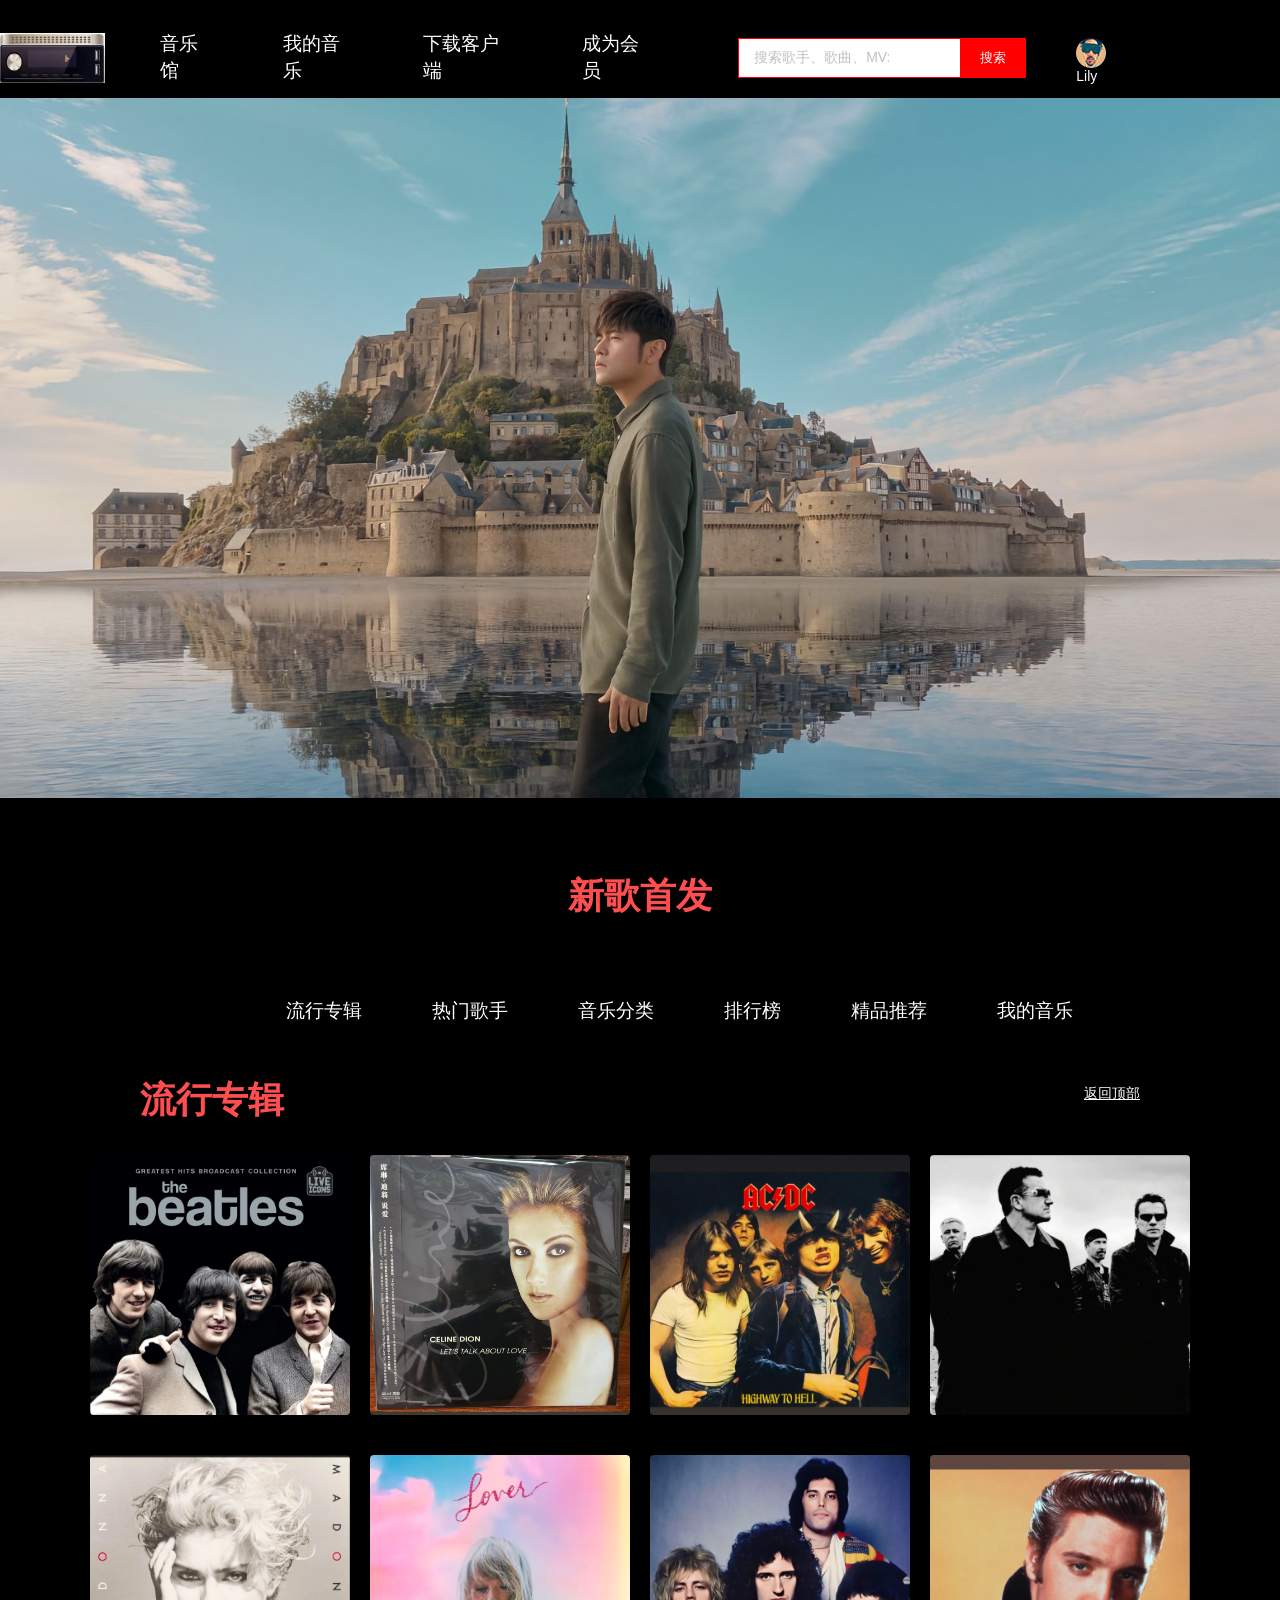
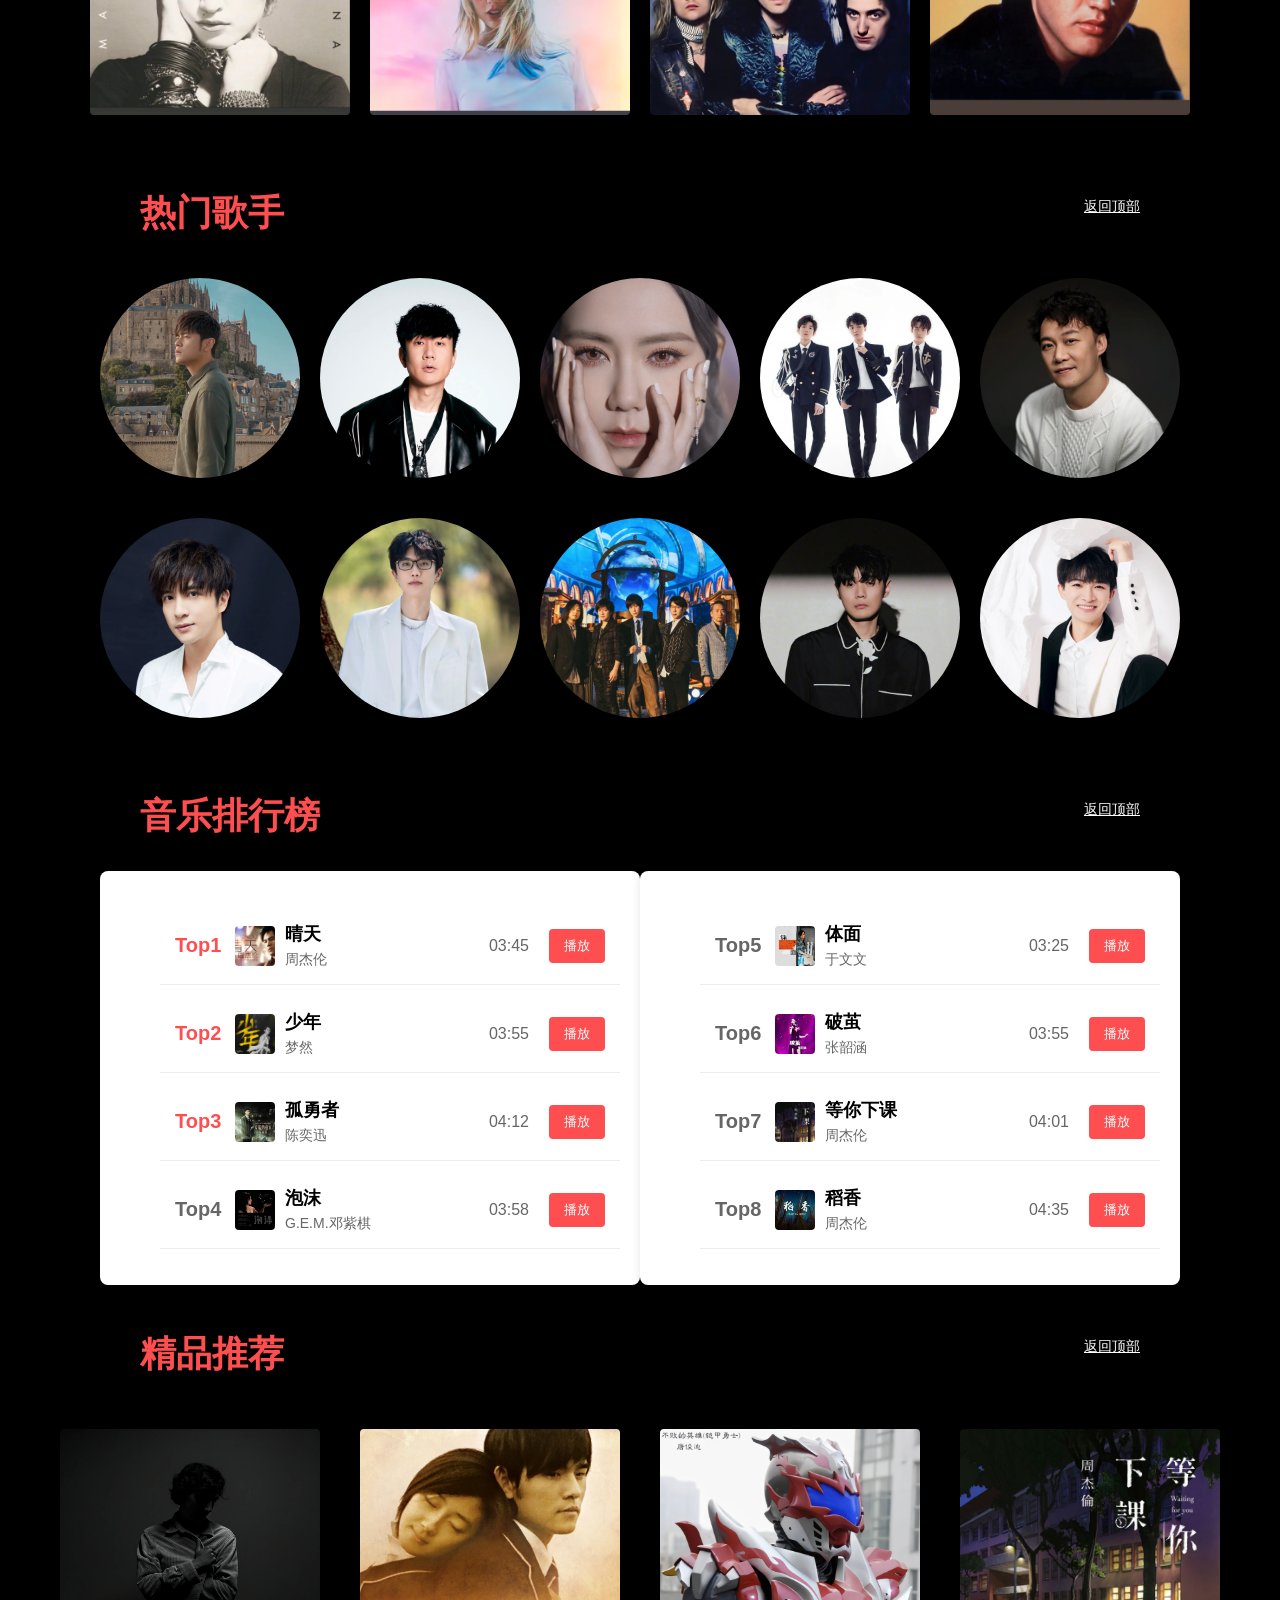
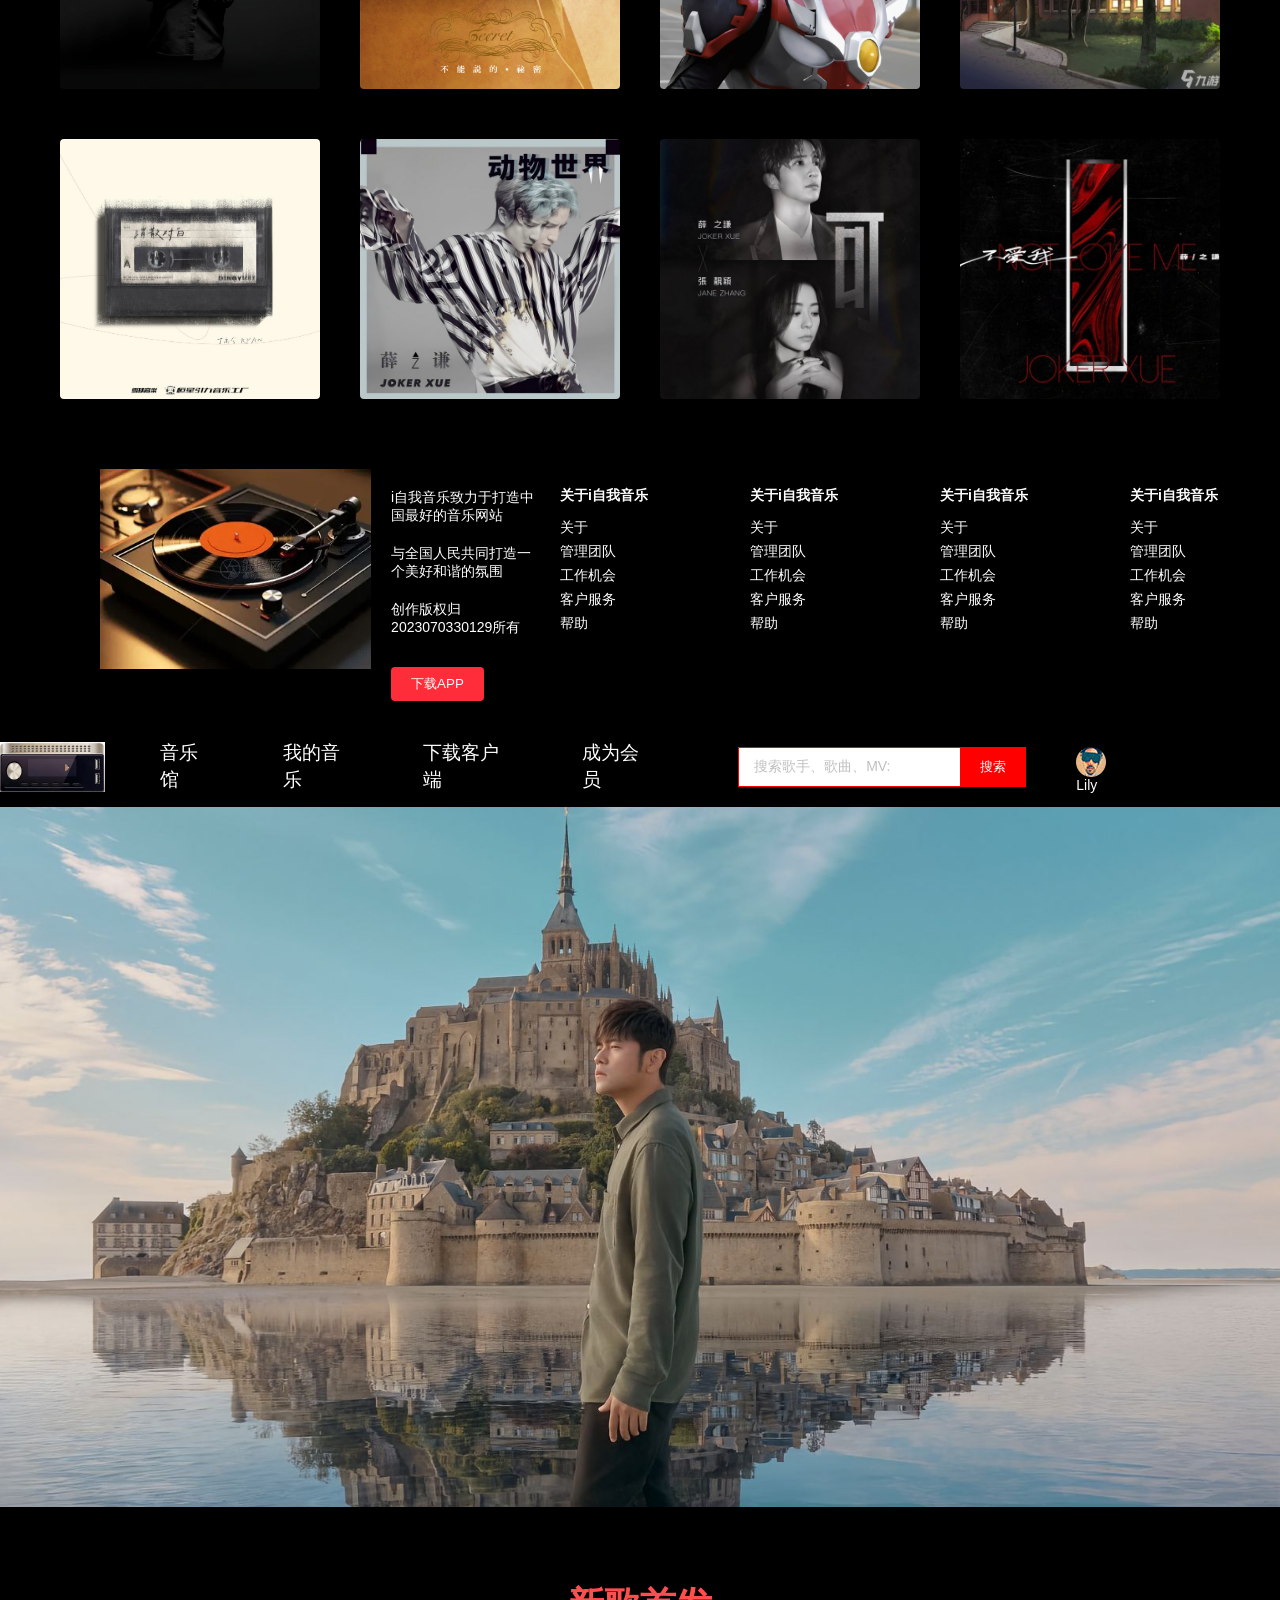
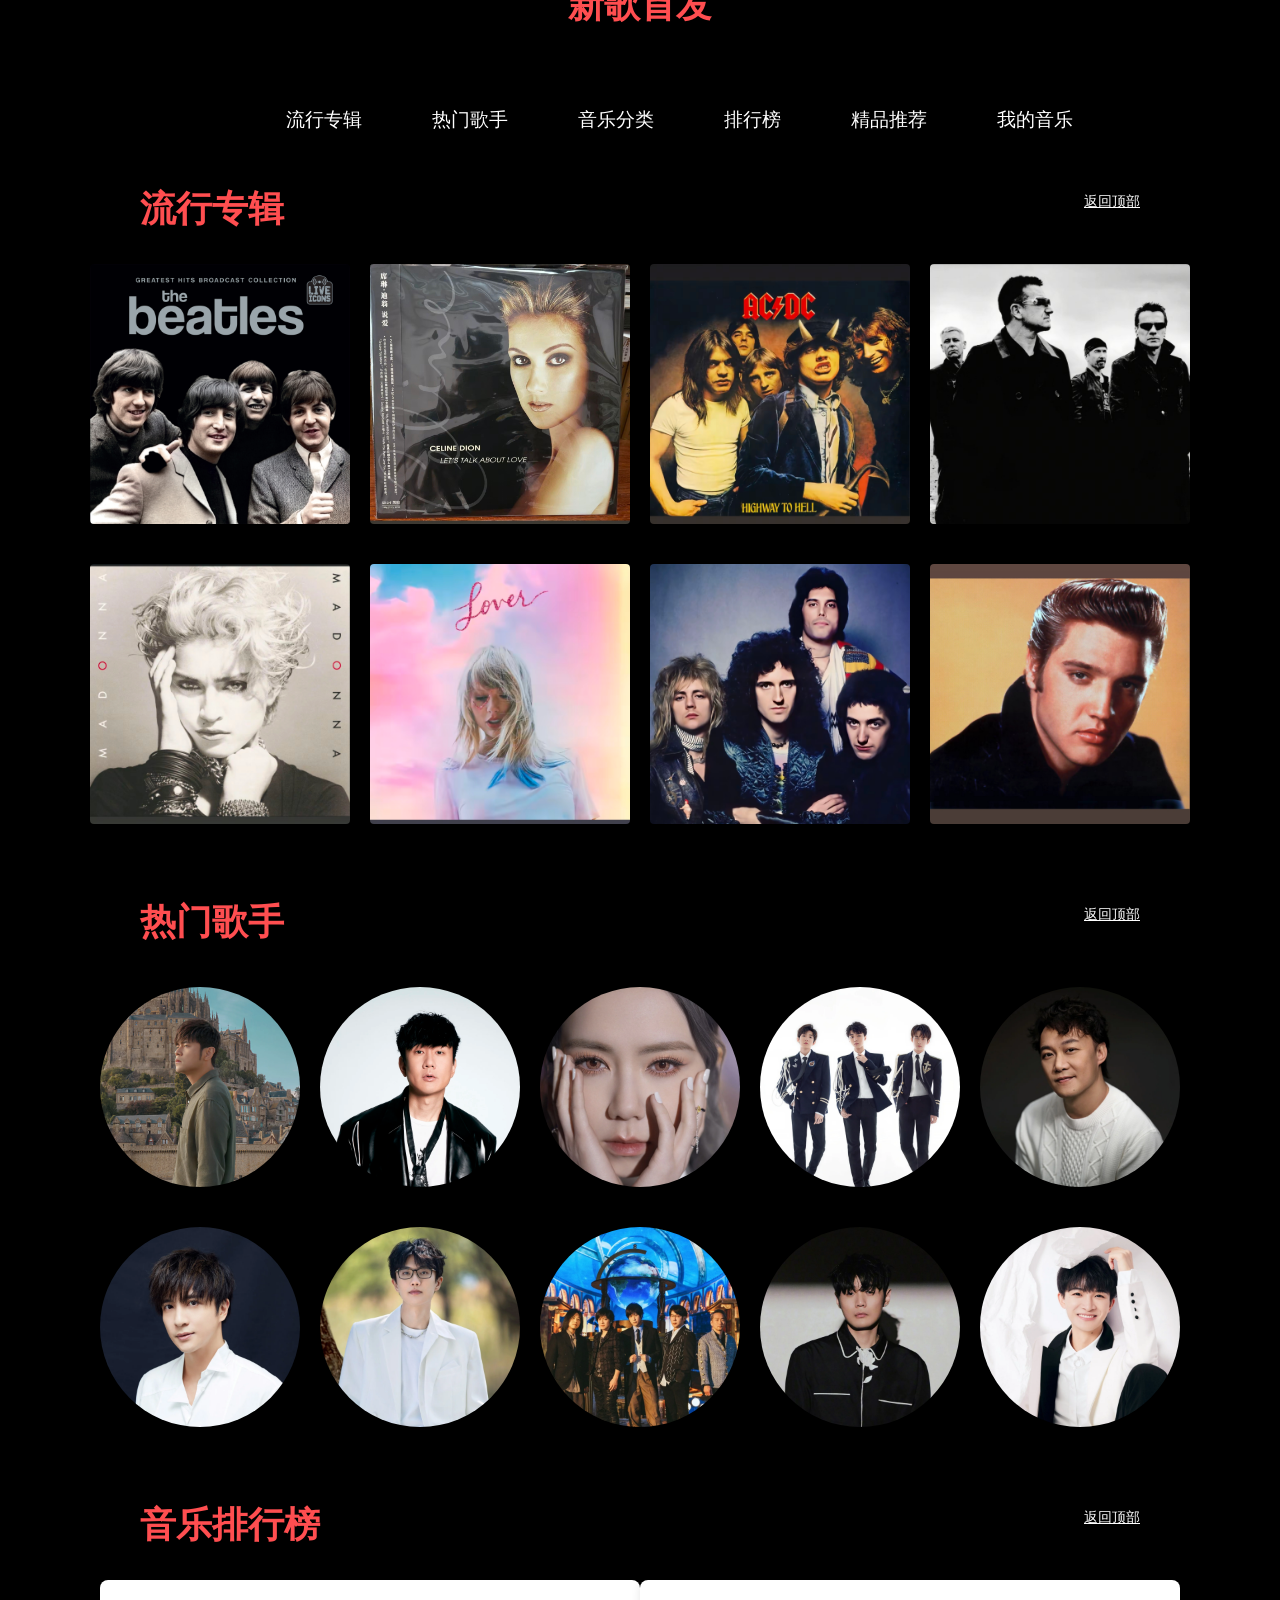
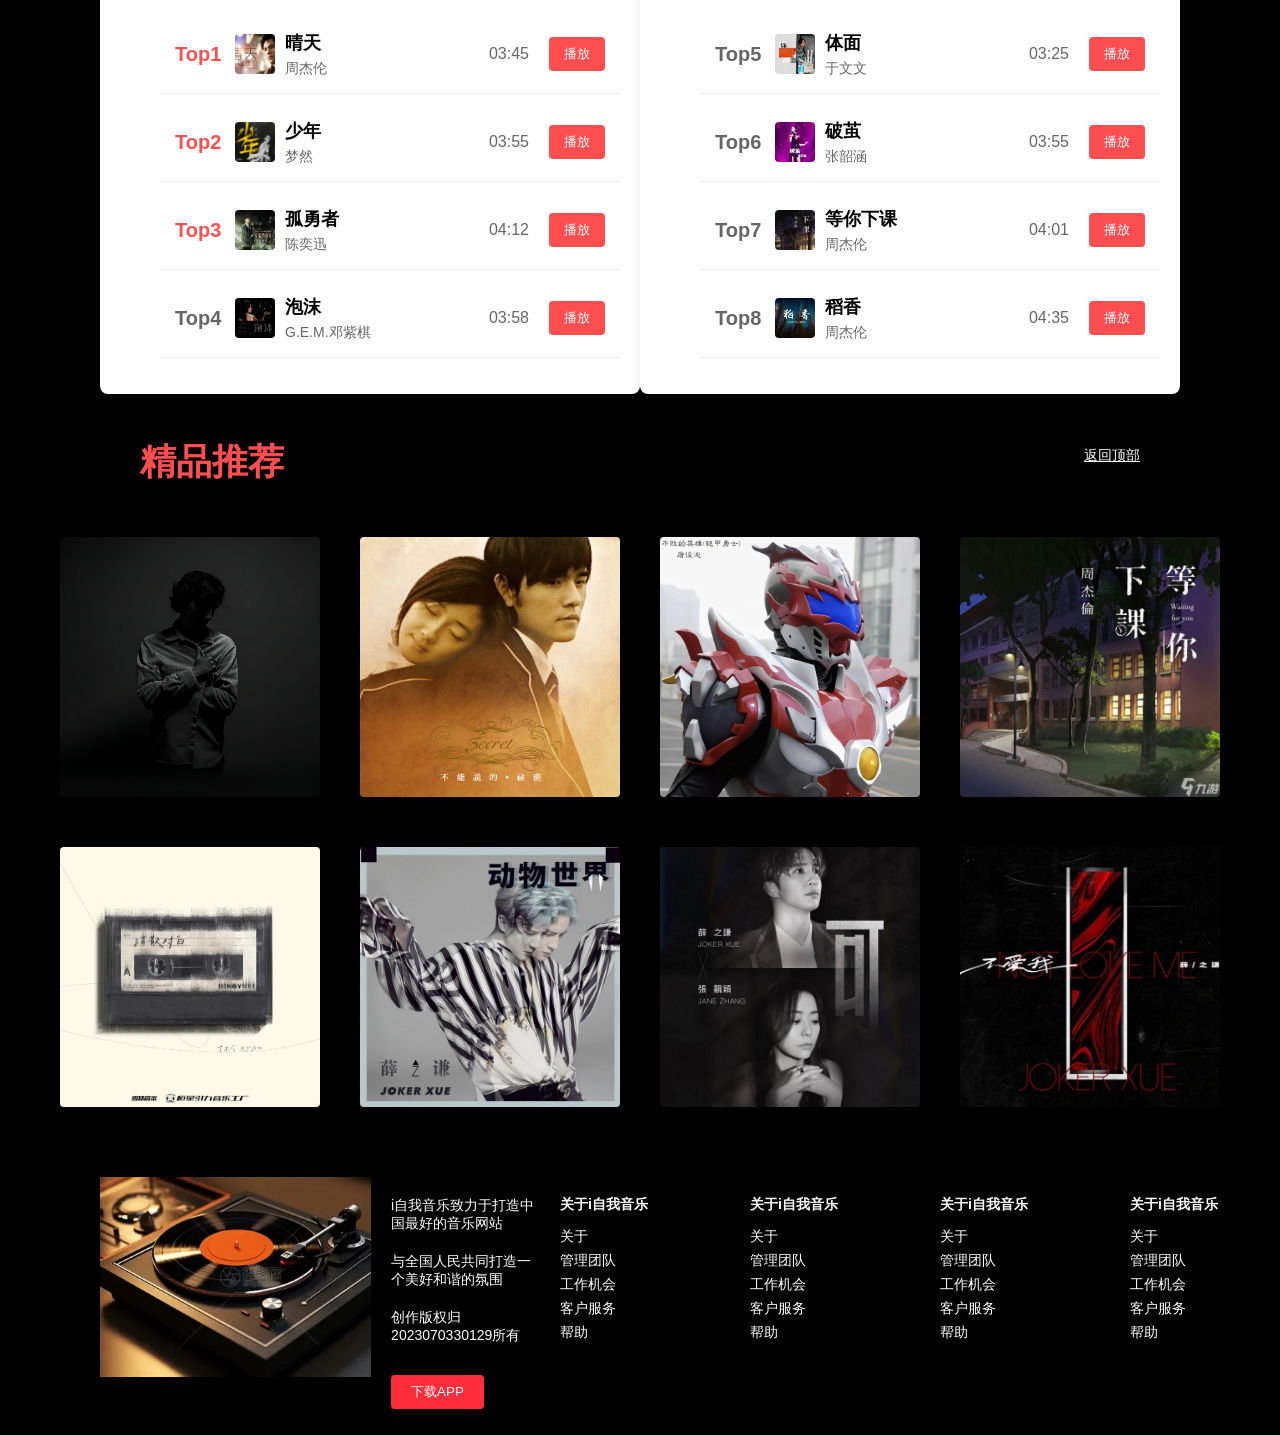
<file: web/music/index.html>
<<<<<<< HEAD
<!DOCTYPE html>
<html lang="en">
<head>
    <meta charset="UTF-8">
    <meta name="viewport" content="width=device-width, initial-scale=1.0">
    <title>音乐在线网站</title>
    <link rel="stylesheet" href="style.css">
    <style>
       
        body{
            margin: 0;
            font-family: "宋体",sans-serif;

            background-color: black;
        }


        /*顶部导航*/
        .header{

            height: 80px;
            display: flex;
            margin: auto;

        }
        .container{
            margin: auto;
            padding-top: 0px;
            display: flex;
            justify-content: center;
            align-items: center;
        }



        /*Logo*/
        .logo{
            width: 50px;
            height: 50px;
            display: flex;
            margin-right: 0px;
        }

        

        /* 用户部分 */

        .user {
            
            display: flex;  
            margin-right: 100px;
            padding: 20px 50px; 
            color: white;
        }

        .user span{
            font-size: 14px;
            color: white;
        }

        .user a{
  
            text-decoration: none;

        }
        .user :hover{
            color: lightskyblue;
        }

        /*顶部导行目录1*/
        .nav1 {
            display: flex;
            gap: 30px;
            margin-left: 102px;
        }
        .nav1  li {
            display: flex;
            margin-right: 24px;
        }
        .nav1  li a {
            display: block;
            padding: 6px 8px;
            line-height: 27px;
            font-size: 19px;
            color: white;
            border-radius: 20%;/*圆角*/
            text-decoration: none;
            border-bottom: 2px solid transparent;
        }

        .nav1  li a:hover {
            background-color: lightskyblue;

        }



        /*顶部导行目录2*/

        .container2{
            margin: auto;
            padding-top: 10px;
            display: flex;
            justify-content: center;
            align-items: center;
        }

        .nav2 {
            padding-top: 0px;
            display: flex;
            gap: 30px;
            margin-left: 102px;
        }
        .nav2  li {
            display: flex;
            margin-right: 24px;
        }
        .nav2  li a {
            display: block;
            padding: 6px 8px;
            line-height: 27px;
            font-size: 19px;
            color: white;
            border-radius: 50%;
            text-decoration: none;
            border-bottom: 2px solid transparent;
        }

        .nav2 li a:hover {
            background-color: lightskyblue;
            
        }


   

        /*顶部导行目录跳转内容3*/
        .container3{
            margin: auto;
            display: auto;
        }
        
        
        /*搜索部分*/
        .search{
            display: flex;
            width: 300px;
            height: 40px;
            margin-left: 54px;
        }
        
        .search input{
            flex: 1;
            border: 1px solid red;
            border-right: 0;
            color: #bfbfbf;
            padding-left: 15px;
            font-size: 14px;
        }

        .search button {
            padding: 10px 20px;
            align-self: center;
            height: 40px;
            border: 3px;
            cursor: pointer;
            color: #fff;
            background-color: red;
        }
        .search button:hover{
            background-color: lightskyblue;
        }


        .banana{
            height: 700px;
            margin: 0 auto;
            align-items: center;
            display: flex;
            justify-content: center;
            position: relative;
            background: url(image/周杰伦banana.jpeg) no-repeat center/cover;
            text-decoration: none;

        }

        /*标题大字设计*/
        h1 {
            color: #ff4e50;
            font-size: 36px;
            margin-bottom: 10px;
        }
        
        

                
        /* 3.2流行专辑卡片布局 */
        .container3_2 {
            padding-top: 10px;
            width: 1200px;
            justify-content: center;
            margin: 0 auto;
            display: flex;
            flex-wrap: wrap;
        }
        .pop-card {
            position: relative;
            width: 260px;
            padding: 10px;
            margin-bottom: 20px;
        }

        .pop-card img {
            width: 100%;
            height: auto;
            display: block;
            border-radius: 4px;
        }
        .pop-card img:hover{
            transform: translateY(-10px);/* 专辑图片向上浮动10像素 */
            transition: all 0.5s ease;/* 专辑图片向上浮动过程时间*/
        }


        
        
        /* 3.3热门歌手 圆形容器样式*/
        .container3_3 {
            padding-top: 20px;
            width: 1200px;
            justify-content: center;
            margin: 0 auto;
            display: flex;
            flex-wrap: wrap;
        }


        .Singer-image {
            position: relative;
            width: 200px;
            padding: 10px;
            margin-bottom: 20px;
        }
        /* 图片样式 */
        .Singer-image img {
            width: 100%;
            height: auto;
            display: block;
            border-radius: 50%;/*圆角*/
            object-fit: cover;
        }
        .Singer-image img:hover{
            transform: translateY(-10px);/* 专辑图片向上浮动10像素 */
            transition: all 0.5s ease;/* 专辑图片向上浮动过程时间*/
        }







        /*3.4音乐分类*/




        /*3.5排行榜 布局*/
        .container3_5 {
            padding-top: 20px;
            width: 1200px;
            justify-content: center;
            margin: 0 auto;
            display: flex;
            flex-wrap: wrap;
        }


        
        
        .chart-container {
            width: 500px;
            background-color: white;
            border-radius: 8px;
            box-shadow: 0 2px 10px rgba(0, 0, 0, 0.1);
            padding: 20px;
        }
        
        .song-list {
            list-style: none;
        }
        
        .song-item {
            display: flex;
            align-items: center;
            padding: 15px;
            border-bottom: 1px solid #eee;
            transition: background-color 0.2s;
        }
        
        
        .song-item:hover {
            background-color: #f9f9f9;
        }
        
        .rank {
            display: flex;
            justify-content: space-between;
            font-size: 20px;
            font-weight: bold;
            width: 60px;
            text-align: center;
            color: #666;
        }
        
        .rank.top-3 {
            color: #ff4e50;
        }
        
        .song-cover {
            width: 60px;
            height: 60px;
            border-radius: 4px;
            margin-right: 15px;
            object-fit: cover;
        }
        
        .song-info {
            flex: 1;
        }
        
        .song-title {
            font-size: 18px;
            font-weight: bold;
            margin-bottom: 5px;
        }
        
        .song-artist {
            color: #666;
            font-size: 14px;
        }
        
        .song-duration {
            color: #666;
            margin-right: 20px;
        }
        
        .play-btn {
            background-color: #ff4e50;
            color: white;
            border: none;
            border-radius: 4px;
            padding: 8px 15px;
            cursor: pointer;
            transition: background-color 0.2s;
        }
        
        .play-btn:hover {
            background-color: #ff2d3a;
        }
        



        /*3.6精品推荐列表*/
        /*推荐文字*/
        .recommend-hd{
            width: 1000PX;
            padding-top: 20px;
            margin: 0 auto;
            justify-content: space-between;
            display: flex;
            align-items: center;
            color: black;

        }

        .recommend-hd1{
            font-size: 14px;
            color: white;           
        }

        .recommend-hd1:hover{
            color: rgb(128, 187, 255);
        }

        /*推荐歌单图片*/
        .recommend-content {
            padding-top: 20px;
            width: 1200px;
            justify-content: center;
            margin: 0 auto;
            display: flex;
            flex-wrap: wrap;
        }

        .song-card {
            position: relative;
            width: 260px;
            padding: 10px;
            margin-bottom: 20px;
        }

        .song-card img {
            width: 100%;
            height: auto;
            display: block;
            border-radius: 4px;
        }

        .song-card img:hover{
            transform: translateY(-10px);/* 专辑图片向上浮动10像素 */
            transition: all 0.5s ease;/* 专辑图片向上浮动过程时间*/
        }




        
        /*3.7 我的喜欢 布局 */
    
        .container3_7 {
            max-width: 1100px;
            margin: 0 auto;
            padding: 20px;
        }

        /* 标签栏样式 */
        .tab-nav {
            display: flex;
            gap: 20px;
            margin-bottom: 20px;
        }
   
        .tab-nav li {

            list-style: none;
            padding: 8px 15px;
            cursor: pointer;
            color: #fff;
            border-radius: 4px;
            transition: background-color 0.3s ease;
        }
        .tab-nav li.active {
            background-color: #66cde6;
        }
    
        .tab-nav li:hover {
            background-color: #00a4ff;
        }
    

        /* 操作按钮栏样式 */

    .action-bar {
        width: 400px;
        display: flex;
        margin-left: 840px;
        align-items: center;
        gap: 15px;
        margin-bottom: 15px;
    }
    

    .action-btn {
      padding: 6px 12px;
      background-color: #fff;
      border: none;
      border-radius: 4px;
      cursor: pointer;
      color: #333;
      transition: background-color 0.3s ease;
    }

    .action-btn:hover {
      background-color: #66cde6;
    }


    /* 歌曲列表表头 */
    .song-table-header {
      display: flex;
      margin: auto;
      background-color: #66cde6;
      color: #fff;
      padding: 8px 10px;
      border-radius: 4px;
      margin-bottom: 10px;
    }

    .song-table-header div {
      flex: 1;
      text-align: left;
    }

    /* 歌曲列表项样式 */
    .song-list {
      display: flex;
      flex-direction: column;
      gap: 10px;
    }
    .song-list :hover{
        background-color: lightskyblue;
    }

    .song-iteml {
      display: flex;
      align-items: center;
      background-color: #fff;
      padding: 10px;
      border-radius: 4px;
      transition: box-shadow 0.3s ease;
    }

    .song-iteml:hover {
      box-shadow: 0 0 5px rgba(0, 0, 0, 0.2);
    }

    .song-iteml div {
      flex: 1;
    }

    .song-cover {
      width: 40px;
      height: 40px;
      margin-right: 10px;
      border-radius: 4px;
    }



    /* 底部设置 */
    .footer {
        height: 200px;
        margin: 0 auto;
        display: flex;
        justify-content: space-between;
        background-color: black;
        padding: 40px 0;
        font-size: 14px;
        color: white;
    }
    
    .footer-logo{
        width: 400px;
        display: flex;
        margin-left: 100px;
    }


    .footer-left {
        width: 800px;
    }


    .footer-left p {
        margin: 20px;
    }

    .footer-left button {
         margin-top: 10px;
         padding: 8px 20px;
         background-color: #00aaff;
         color: white;
         border: none;
         border-radius: 4px;
         cursor: pointer;
        }

        .footer-right {
            display: flex;
            gap: 40px;
        }


        .footer-column h4 {
            width: 100px;
            margin-right: 50px; 
            font-weight: bold;
            margin-bottom: 10px;

        }
        .footer-column ul {
            list-style: none;
            padding: 0;
        }

        .footer-column ul li {
            margin-bottom: 6px;

        }

        .footer-column ul li a {
            color: white;
            text-decoration: none;

        }

        .footer-column ul li a:hover {
  
            color: #00aaff;
        }

        .download{
            margin-left: 20px;
        }  
        
        
    </style>
</head>

<body>
    <!-- 头部 -->
    <div class="header">
        <div class="container">
                   
            <!-- 导航栏部分 -->
            
            <!-- logo部分 -->
             <div class="logo">
                <img src="image/logo1.png" alt="">
            </div>

            <div class="nav1">
                <li><a  href="#">音乐馆</a></li>
                <li><a  href="my music.html">我的音乐</a></li>
                <li><a  href="#">下载客户端</a></li>
                <li><a  href="#" >成为会员</a></li>
            </div>

            <!--搜索部分 -->
            <div class="search">    
                <input type="text" value="搜索歌手、歌曲、MV:" >
                <button>搜索</button>
            </div>
            
            

        </div>
        <!--用户模块 -->
      
            <div class="user">           
                <a href="">        
                    <img src="image/user.png" alt="">
                    <span>Lily</span>
                </a>
            </div>
            
        
     
    </div>



    

    <div class="banana"></div>
    
    <div style="text-align: center;padding-top: 50px; padding-bottom: 50px;">
        <h1>新歌首发</h1>
    </div>
    
    
    <div class="header2">

        <div class="container2">
            
            <!--顶部导行目录2-->

            <!--第二个区域目录区域，使用表格和列表标签局部布局-->
            <div class="nav2">                         
                <li><a class="nav2-item" href="#3.2">流行专辑</a></li>
                <li><a class="nav2-item" href="#3.3">热门歌手</a></li>
                <li><a class="nav2-item" href="音乐分类.html">音乐分类</a></li>
                <li><a class="nav2-item" href="#3.5">排行榜</a></li>
                <li><a class="nav2-item" href="#3.6">精品推荐</a></li>
                <li><a class="nav2-item" href="my music.html">我的音乐</a></li>
            </div>    

        </div>

    </div>
     

    <!--第三个区内容区城-->
 
        <!--3.1首页
        <div>
            <div class="recommend-hd">
                <h2 id="3.1">首页</h2>
                <a href="#" class="recommend-hd1">返回顶部</a>
            </div>
            
            <div style="text-align: center;">
                
                <div style="text-align: center;">
                    <img src="banana.webp" alt=" ">
                </a>
            </div>
        </div>
        -->
        
  
        <!--3.2专辑-->
        <div style="text-align: center;">
            <div class="recommend-hd">
                <h1 id="3.2">流行专辑</h1>
                <a href="#" class="recommend-hd1">返回顶部</a>
            </div>
            
            <!-- 精选流行专辑卡片 -->
            
            <div class="container3_2">
                
                <div class="pop-card">
                    <img src="image/专辑10.jpg" alt="#">
                </div>

            <div class="pop-card">
                <img src="image/专辑1.jpg" alt="#">              
            </div>

            <div class="pop-card">
                <img src="image/专辑2.jpg" alt="#">             
            </div>

            <div class="pop-card">
                <img src="image/专辑3.jpg" alt="#">             
            </div>

            <div class="pop-card">
                <img src="image/专辑5.jpg" alt="#">               
            </div>

            <div class="pop-card">
                <img src="image/专辑4.jpg" alt="#">               
            </div>

            <div class="pop-card">
                <img src="image/专辑6.jpg" alt="#">    
            </div>

            <div class="pop-card">
                <img src="image/专辑7.jpg" alt="#">        
            </div>
        

            </div>
            
        
        </div>
        
        <!--3.3歌手-->
        <div style="text-align: center;">
            <div class="recommend-hd">
                <h1 id="3.3">热门歌手</h1>
                <a href="#" class="recommend-hd1">返回顶部</a>
            </div>
            
            <!-- 圆形容器 -->
            
            <div class="container3_3">
                <div class="Singer-image">
                    <img src="image/周杰伦.webp" alt="Singer">
                </div>
            
                <div class="Singer-image">
                    <img src="image/林俊杰.webp" alt="Singer">
                </div>
            
                <div class="Singer-image">
                    <img src="image/邓紫棋.webp" alt="Singer">
                </div>
            
                <div class="Singer-image">
                    <img src="image/TFBOYS.webp" alt="Singer">
                </div>
            
                <div class="Singer-image">
                    <img src="image/陈奕迅.webp" alt="Singer">
                </div>
            
                <div class="Singer-image">
                    <img src="image/薛之谦.webp" alt="Singer">
                </div>
            
                <div class="Singer-image">
                    <img src="image/许嵩.webp" alt="Singer">
                </div>
            
                <div class="Singer-image">
                    <img src="image/五月天.webp" alt="Singer">
                </div>
            
                <div class="Singer-image">
                    <img src="image/李荣浩.webp" alt="Singer">
                </div>
            
                <div class="Singer-image">
                    <img src="image/周深.webp" alt="Singer">
                </div>
            </div>


            <!-- 热门歌手圆形卡片 -->
        
        
        </div>
    

    
        <!--3.5排行榜-->
        <div class="recommend-hd">
            <h1 id="3.5">音乐排行榜</h1>
            <a href="#" class="recommend-hd1">返回顶部</a>
        </div>
        
        <!--第一列-->
        <div class="container3_5">
            
            <div class="chart-container">
                
                <ul class="song-list">
                    <!-- 排行榜第1名 -->
                     <li class="song-item">
                        <div class="rank top-3">Top1</div>
                    <img src="image/晴天.jpg" alt="歌曲封面" class="song-cover">
                    <div class="song-info">
                        <div class="song-title">晴天</div>
                        <div class="song-artist">周杰伦</div>
                    </div>
                    <div class="song-duration">03:45</div>
                    <button class="play-btn">播放</button>
                </li>
                
                <!-- 排行榜第2名 -->
                <li class="song-item">
                    <div class="rank top-3">Top2</div>
                    <img src="image/少年.webp" alt="歌曲封面" class="song-cover">
                    <div class="song-info">
                        <div class="song-title">少年</div>
                        <div class="song-artist">梦然</div>
                    </div>
                    <div class="song-duration">03:55</div>
                    <button class="play-btn">播放</button>
                </li>
                
                <!-- 排行榜第3名 -->
                <li class="song-item">
                    <div class="rank top-3">Top3</div>
                    <img src="image/孤勇者.webp" alt="歌曲封面" class="song-cover">
                    <div class="song-info">
                        <div class="song-title">孤勇者</div>
                        <div class="song-artist">陈奕迅</div>
                    </div>
                    <div class="song-duration">04:12</div>
                    <button class="play-btn">播放</button>
                </li>
                
                <!-- 排行榜第4名 -->
                <li class="song-item">
                    <div class="rank">Top4</div>
                    <img src="image/泡沫.webp" alt="歌曲封面" class="song-cover">
                    <div class="song-info">
                        <div class="song-title">泡沫</div>
                        <div class="song-artist">G.E.M.邓紫棋</div>
                    </div>
                    <div class="song-duration">03:58</div>
                    <button class="play-btn">播放</button>
                </li>
            </ul>
        </div>
        
        
        <!--第二列-->
        <div class="chart-container">
            <ul class="song-list">

                <!-- 排行榜第5名 -->
                 <li class="song-item">
                    <div class="rank">Top5</div>
                    <img src="image/体面.jpg" alt="歌曲封面" class="song-cover">
                    
                    <div class="song-info">
                        <div class="song-title">体面</div>
                        <div class="song-artist">于文文</div>
                    </div>
                    <div class="song-duration">03:25</div>
                    <button class="play-btn">播放</button>
                </li>
                
                <!-- 排行榜第6名 -->
                <li class="song-item">
                    <div class="rank">Top6</div>
                    <img src="image/破茧.jpg" alt="歌曲封面" class="song-cover">
                    <div class="song-info">
                        <div class="song-title">破茧</div>
                        <div class="song-artist">张韶涵</div>
                    </div>
                    <div class="song-duration">03:55</div>
                    <button class="play-btn">播放</button>
                </li>

                <!-- 排行榜第7名 -->
                <li class="song-item">
                    <div class="rank">Top7</div>
                    <img src="image/等你下课.webp" alt="歌曲封面" class="song-cover">
                    <div class="song-info">
                        <div class="song-title">等你下课</div>
                        <div class="song-artist">周杰伦</div>
                    </div>
                    <div class="song-duration">04:01</div>
                    <button class="play-btn">播放</button>
                </li>

                <!-- 排行榜第8名 -->
                <li class="song-item">
                    <div class="rank">Top8</div>
                    <img src="image/稻香.jpg" alt="歌曲封面" class="song-cover">
                    <div class="song-info">
                        <div class="song-title">稻香</div>
                        <div class="song-artist">周杰伦</div>
                    </div>
                    <div class="song-duration">04:35</div>
                    <button class="play-btn">播放</button>
                </li>
            </ul>
            
           
        </div>

    </div>

    





    <!-- 3.6精选推荐歌单 -->
        <div class="recommend-hd">
          <h1 id="3.6">精品推荐</h1>
          <a href="#" class="recommend-hd1">返回顶部</a>
        </div>


        <!-- 精选推荐歌单卡片 -->
        <div class="recommend-content">

            <div class="song-card">
                <img src="image/anson walk1.webp" alt="#">
            </div>

            <div class="song-card">
                <img src="image/不能说的秘密.webp" alt="#">
              
            </div>

            <div class="song-card">
                <img src="image/不败的英雄.webp" alt="#">
               
            </div>

            <div class="song-card">
                <img src="image/等你下课1.jpg" alt="#">
               
            </div>

            <div class="song-card">
                <img src="image/消散对白.webp" alt="#">
              
            </div>

            <div class="song-card">
                <img src="image/xzq.jpg" alt="#">
                
            </div>

            <div class="song-card">
                <img src="image/xzq1.jpg" alt="#">
               
            </div>

            <div class="song-card">
                <img src="image/xzq2.jpg" alt="#">
       
            </div>

        </div>





        <!-- 底部 -->
  
        <div class="footer">
            <!-- 底部左侧 -->


    <div class="footer-logo">
        <img src="image/logo.webp" alt="音乐 logo">    
    </div>
          
    <div class="footer-left">
        <p>i自我音乐致力于打造中国最好的音乐网站</p>
        <p>与全国人民共同打造一个美好和谐的氛围</p>
        <p>创作版权归2023070330129所有</p>
        
        <div class="download">
            <button style="background-color: #ff2d3a;">下载APP</button>
        
        </div>
    </div>

    <!-- 右侧四列 -->
    <div class="footer-right">
      <div class="footer-column">
        <h4>关于i自我音乐</h4>
        <ul>
          <li><a href="#">关于</a></li>
          <li><a href="#">管理团队</a></li>
          <li><a href="#">工作机会</a></li>
          <li><a href="#">客户服务</a></li>
          <li><a href="#">帮助</a></li>
        </ul>
      </div>
      <div class="footer-column">
        <h4>关于i自我音乐</h4>
        <ul>
          <li><a href="#">关于</a></li>
          <li><a href="#">管理团队</a></li>
          <li><a href="#">工作机会</a></li>
          <li><a href="#">客户服务</a></li>
          <li><a href="#">帮助</a></li>
        </ul>
      </div>
      <div class="footer-column">
        <h4>关于i自我音乐</h4>
        <ul>
          <li><a href="#">关于</a></li>
          <li><a href="#">管理团队</a></li>
          <li><a href="#">工作机会</a></li>
          <li><a href="#">客户服务</a></li>
          <li><a href="#">帮助</a></li>
        </ul>
      </div>
      <div class="footer-column">
        <h4>关于i自我音乐</h4>
        <ul>
          <li><a href="#">关于</a></li>
          <li><a href="#">管理团队</a></li>
          <li><a href="#">工作机会</a></li>
          <li><a href="#">客户服务</a></li>
          <li><a href="#">帮助</a></li>
        </ul>
      </div>
    </div>
  </div>

  
</body>
</html>
=======
<!DOCTYPE html>
<html lang="en">
<head>
    <meta charset="UTF-8">
    <meta name="viewport" content="width=device-width, initial-scale=1.0">
    <title>音乐在线网站</title>
    <link rel="stylesheet" href="style.css">
    <style>
       
        body{
            margin: 0;
            font-family: "宋体",sans-serif;

            background-color: black;
        }


        /*顶部导航*/
        .header{

            height: 80px;
            display: flex;
            margin: auto;

        }
        .container{
            margin: auto;
            padding-top: 0px;
            display: flex;
            justify-content: center;
            align-items: center;
        }



        /*Logo*/
        .logo{
            width: 50px;
            height: 50px;
            display: flex;
            margin-right: 0px;
        }

        

        /* 用户部分 */

        .user {
            
            display: flex;  
            margin-right: 100px;
            padding: 20px 50px; 
            color: white;
        }

        .user span{
            font-size: 14px;
            color: white;
        }

        .user a{
  
            text-decoration: none;

        }
        .user :hover{
            color: lightskyblue;
        }

        /*顶部导行目录1*/
        .nav1 {
            display: flex;
            gap: 30px;
            margin-left: 102px;
        }
        .nav1  li {
            display: flex;
            margin-right: 24px;
        }
        .nav1  li a {
            display: block;
            padding: 6px 8px;
            line-height: 27px;
            font-size: 19px;
            color: white;
            border-radius: 20%;/*圆角*/
            text-decoration: none;
            border-bottom: 2px solid transparent;
        }

        .nav1  li a:hover {
            background-color: lightskyblue;

        }



        /*顶部导行目录2*/

        .container2{
            margin: auto;
            padding-top: 10px;
            display: flex;
            justify-content: center;
            align-items: center;
        }

        .nav2 {
            padding-top: 0px;
            display: flex;
            gap: 30px;
            margin-left: 102px;
        }
        .nav2  li {
            display: flex;
            margin-right: 24px;
        }
        .nav2  li a {
            display: block;
            padding: 6px 8px;
            line-height: 27px;
            font-size: 19px;
            color: white;
            border-radius: 50%;
            text-decoration: none;
            border-bottom: 2px solid transparent;
        }

        .nav2 li a:hover {
            background-color: lightskyblue;
            
        }


   

        /*顶部导行目录跳转内容3*/
        .container3{
            margin: auto;
            display: auto;
        }
        
        
        /*搜索部分*/
        .search{
            display: flex;
            width: 300px;
            height: 40px;
            margin-left: 54px;
        }
        
        .search input{
            flex: 1;
            border: 1px solid red;
            border-right: 0;
            color: #bfbfbf;
            padding-left: 15px;
            font-size: 14px;
        }

        .search button {
            padding: 10px 20px;
            align-self: center;
            height: 40px;
            border: 3px;
            cursor: pointer;
            color: #fff;
            background-color: red;
        }
        .search button:hover{
            background-color: lightskyblue;
        }


        .banana{
            height: 700px;
            margin: 0 auto;
            align-items: center;
            display: flex;
            justify-content: center;
            position: relative;
            background: url(image/周杰伦banana.jpeg) no-repeat center/cover;
            text-decoration: none;

        }

        /*标题大字设计*/
        h1 {
            color: #ff4e50;
            font-size: 36px;
            margin-bottom: 10px;
        }
        
        

                
        /* 3.2流行专辑卡片布局 */
        .container3_2 {
            padding-top: 10px;
            width: 1200px;
            justify-content: center;
            margin: 0 auto;
            display: flex;
            flex-wrap: wrap;
        }
        .pop-card {
            position: relative;
            width: 260px;
            padding: 10px;
            margin-bottom: 20px;
        }

        .pop-card img {
            width: 100%;
            height: auto;
            display: block;
            border-radius: 4px;
        }
        .pop-card img:hover{
            transform: translateY(-10px);/* 专辑图片向上浮动10像素 */
            transition: all 0.5s ease;/* 专辑图片向上浮动过程时间*/
        }


        
        
        /* 3.3热门歌手 圆形容器样式*/
        .container3_3 {
            padding-top: 20px;
            width: 1200px;
            justify-content: center;
            margin: 0 auto;
            display: flex;
            flex-wrap: wrap;
        }


        .Singer-image {
            position: relative;
            width: 200px;
            padding: 10px;
            margin-bottom: 20px;
        }
        /* 图片样式 */
        .Singer-image img {
            width: 100%;
            height: auto;
            display: block;
            border-radius: 50%;/*圆角*/
            object-fit: cover;
        }
        .Singer-image img:hover{
            transform: translateY(-10px);/* 专辑图片向上浮动10像素 */
            transition: all 0.5s ease;/* 专辑图片向上浮动过程时间*/
        }







        /*3.4音乐分类*/




        /*3.5排行榜 布局*/
        .container3_5 {
            padding-top: 20px;
            width: 1200px;
            justify-content: center;
            margin: 0 auto;
            display: flex;
            flex-wrap: wrap;
        }


        
        
        .chart-container {
            width: 500px;
            background-color: white;
            border-radius: 8px;
            box-shadow: 0 2px 10px rgba(0, 0, 0, 0.1);
            padding: 20px;
        }
        
        .song-list {
            list-style: none;
        }
        
        .song-item {
            display: flex;
            align-items: center;
            padding: 15px;
            border-bottom: 1px solid #eee;
            transition: background-color 0.2s;
        }
        
        
        .song-item:hover {
            background-color: #f9f9f9;
        }
        
        .rank {
            display: flex;
            justify-content: space-between;
            font-size: 20px;
            font-weight: bold;
            width: 60px;
            text-align: center;
            color: #666;
        }
        
        .rank.top-3 {
            color: #ff4e50;
        }
        
        .song-cover {
            width: 60px;
            height: 60px;
            border-radius: 4px;
            margin-right: 15px;
            object-fit: cover;
        }
        
        .song-info {
            flex: 1;
        }
        
        .song-title {
            font-size: 18px;
            font-weight: bold;
            margin-bottom: 5px;
        }
        
        .song-artist {
            color: #666;
            font-size: 14px;
        }
        
        .song-duration {
            color: #666;
            margin-right: 20px;
        }
        
        .play-btn {
            background-color: #ff4e50;
            color: white;
            border: none;
            border-radius: 4px;
            padding: 8px 15px;
            cursor: pointer;
            transition: background-color 0.2s;
        }
        
        .play-btn:hover {
            background-color: #ff2d3a;
        }
        



        /*3.6精品推荐列表*/
        /*推荐文字*/
        .recommend-hd{
            width: 1000PX;
            padding-top: 20px;
            margin: 0 auto;
            justify-content: space-between;
            display: flex;
            align-items: center;
            color: black;

        }

        .recommend-hd1{
            font-size: 14px;
            color: white;           
        }

        .recommend-hd1:hover{
            color: rgb(128, 187, 255);
        }

        /*推荐歌单图片*/
        .recommend-content {
            padding-top: 20px;
            width: 1200px;
            justify-content: center;
            margin: 0 auto;
            display: flex;
            flex-wrap: wrap;
        }

        .song-card {
            position: relative;
            width: 260px;
            padding: 10px;
            margin-bottom: 20px;
        }

        .song-card img {
            width: 100%;
            height: auto;
            display: block;
            border-radius: 4px;
        }

        .song-card img:hover{
            transform: translateY(-10px);/* 专辑图片向上浮动10像素 */
            transition: all 0.5s ease;/* 专辑图片向上浮动过程时间*/
        }




        
        /*3.7 我的喜欢 布局 */
    
        .container3_7 {
            max-width: 1100px;
            margin: 0 auto;
            padding: 20px;
        }

        /* 标签栏样式 */
        .tab-nav {
            display: flex;
            gap: 20px;
            margin-bottom: 20px;
        }
   
        .tab-nav li {

            list-style: none;
            padding: 8px 15px;
            cursor: pointer;
            color: #fff;
            border-radius: 4px;
            transition: background-color 0.3s ease;
        }
        .tab-nav li.active {
            background-color: #66cde6;
        }
    
        .tab-nav li:hover {
            background-color: #00a4ff;
        }
    

        /* 操作按钮栏样式 */

    .action-bar {
        width: 400px;
        display: flex;
        margin-left: 840px;
        align-items: center;
        gap: 15px;
        margin-bottom: 15px;
    }
    

    .action-btn {
      padding: 6px 12px;
      background-color: #fff;
      border: none;
      border-radius: 4px;
      cursor: pointer;
      color: #333;
      transition: background-color 0.3s ease;
    }

    .action-btn:hover {
      background-color: #66cde6;
    }


    /* 歌曲列表表头 */
    .song-table-header {
      display: flex;
      margin: auto;
      background-color: #66cde6;
      color: #fff;
      padding: 8px 10px;
      border-radius: 4px;
      margin-bottom: 10px;
    }

    .song-table-header div {
      flex: 1;
      text-align: left;
    }

    /* 歌曲列表项样式 */
    .song-list {
      display: flex;
      flex-direction: column;
      gap: 10px;
    }
    .song-list :hover{
        background-color: lightskyblue;
    }

    .song-iteml {
      display: flex;
      align-items: center;
      background-color: #fff;
      padding: 10px;
      border-radius: 4px;
      transition: box-shadow 0.3s ease;
    }

    .song-iteml:hover {
      box-shadow: 0 0 5px rgba(0, 0, 0, 0.2);
    }

    .song-iteml div {
      flex: 1;
    }

    .song-cover {
      width: 40px;
      height: 40px;
      margin-right: 10px;
      border-radius: 4px;
    }



    /* 底部设置 */
    .footer {
        height: 200px;
        margin: 0 auto;
        display: flex;
        justify-content: space-between;
        background-color: black;
        padding: 40px 0;
        font-size: 14px;
        color: white;
    }
    
    .footer-logo{
        width: 400px;
        display: flex;
        margin-left: 100px;
    }


    .footer-left {
        width: 800px;
    }


    .footer-left p {
        margin: 20px;
    }

    .footer-left button {
         margin-top: 10px;
         padding: 8px 20px;
         background-color: #00aaff;
         color: white;
         border: none;
         border-radius: 4px;
         cursor: pointer;
        }

        .footer-right {
            display: flex;
            gap: 40px;
        }


        .footer-column h4 {
            width: 100px;
            margin-right: 50px; 
            font-weight: bold;
            margin-bottom: 10px;

        }
        .footer-column ul {
            list-style: none;
            padding: 0;
        }

        .footer-column ul li {
            margin-bottom: 6px;

        }

        .footer-column ul li a {
            color: white;
            text-decoration: none;

        }

        .footer-column ul li a:hover {
  
            color: #00aaff;
        }

        .download{
            margin-left: 20px;
        }  
        
        
    </style>
</head>

<body>
    <!-- 头部 -->
    <div class="header">
        <div class="container">
                   
            <!-- 导航栏部分 -->
            
            <!-- logo部分 -->
             <div class="logo">
                <img src="image/logo1.png" alt="">
            </div>

            <div class="nav1">
                <li><a  href="#">音乐馆</a></li>
                <li><a  href="my music.html">我的音乐</a></li>
                <li><a  href="#">下载客户端</a></li>
                <li><a  href="#" >成为会员</a></li>
            </div>

            <!--搜索部分 -->
            <div class="search">    
                <input type="text" value="搜索歌手、歌曲、MV:" >
                <button>搜索</button>
            </div>
            
            

        </div>
        <!--用户模块 -->
      
            <div class="user">           
                <a href="">        
                    <img src="image/user.png" alt="">
                    <span>Lily</span>
                </a>
            </div>
            
        
     
    </div>



    

    <div class="banana"></div>
    
    <div style="text-align: center;padding-top: 50px; padding-bottom: 50px;">
        <h1>新歌首发</h1>
    </div>
    
    
    <div class="header2">

        <div class="container2">
            
            <!--顶部导行目录2-->

            <!--第二个区域目录区域，使用表格和列表标签局部布局-->
            <div class="nav2">                         
                <li><a class="nav2-item" href="#3.2">流行专辑</a></li>
                <li><a class="nav2-item" href="#3.3">热门歌手</a></li>
                <li><a class="nav2-item" href="音乐分类.html">音乐分类</a></li>
                <li><a class="nav2-item" href="#3.5">排行榜</a></li>
                <li><a class="nav2-item" href="#3.6">精品推荐</a></li>
                <li><a class="nav2-item" href="my music.html">我的音乐</a></li>
            </div>    

        </div>

    </div>
     

    <!--第三个区内容区城-->
 
        <!--3.1首页
        <div>
            <div class="recommend-hd">
                <h2 id="3.1">首页</h2>
                <a href="#" class="recommend-hd1">返回顶部</a>
            </div>
            
            <div style="text-align: center;">
                
                <div style="text-align: center;">
                    <img src="banana.webp" alt=" ">
                </a>
            </div>
        </div>
        -->
        
  
        <!--3.2专辑-->
        <div style="text-align: center;">
            <div class="recommend-hd">
                <h1 id="3.2">流行专辑</h1>
                <a href="#" class="recommend-hd1">返回顶部</a>
            </div>
            
            <!-- 精选流行专辑卡片 -->
            
            <div class="container3_2">
                
                <div class="pop-card">
                    <img src="image/专辑10.jpg" alt="#">
                </div>

            <div class="pop-card">
                <img src="image/专辑1.jpg" alt="#">              
            </div>

            <div class="pop-card">
                <img src="image/专辑2.jpg" alt="#">             
            </div>

            <div class="pop-card">
                <img src="image/专辑3.jpg" alt="#">             
            </div>

            <div class="pop-card">
                <img src="image/专辑5.jpg" alt="#">               
            </div>

            <div class="pop-card">
                <img src="image/专辑4.jpg" alt="#">               
            </div>

            <div class="pop-card">
                <img src="image/专辑6.jpg" alt="#">    
            </div>

            <div class="pop-card">
                <img src="image/专辑7.jpg" alt="#">        
            </div>
        

            </div>
            
        
        </div>
        
        <!--3.3歌手-->
        <div style="text-align: center;">
            <div class="recommend-hd">
                <h1 id="3.3">热门歌手</h1>
                <a href="#" class="recommend-hd1">返回顶部</a>
            </div>
            
            <!-- 圆形容器 -->
            
            <div class="container3_3">
                <div class="Singer-image">
                    <img src="image/周杰伦.webp" alt="Singer">
                </div>
            
                <div class="Singer-image">
                    <img src="image/林俊杰.webp" alt="Singer">
                </div>
            
                <div class="Singer-image">
                    <img src="image/邓紫棋.webp" alt="Singer">
                </div>
            
                <div class="Singer-image">
                    <img src="image/TFBOYS.webp" alt="Singer">
                </div>
            
                <div class="Singer-image">
                    <img src="image/陈奕迅.webp" alt="Singer">
                </div>
            
                <div class="Singer-image">
                    <img src="image/薛之谦.webp" alt="Singer">
                </div>
            
                <div class="Singer-image">
                    <img src="image/许嵩.webp" alt="Singer">
                </div>
            
                <div class="Singer-image">
                    <img src="image/五月天.webp" alt="Singer">
                </div>
            
                <div class="Singer-image">
                    <img src="image/李荣浩.webp" alt="Singer">
                </div>
            
                <div class="Singer-image">
                    <img src="image/周深.webp" alt="Singer">
                </div>
            </div>


            <!-- 热门歌手圆形卡片 -->
        
        
        </div>
    

    
        <!--3.5排行榜-->
        <div class="recommend-hd">
            <h1 id="3.5">音乐排行榜</h1>
            <a href="#" class="recommend-hd1">返回顶部</a>
        </div>
        
        <!--第一列-->
        <div class="container3_5">
            
            <div class="chart-container">
                
                <ul class="song-list">
                    <!-- 排行榜第1名 -->
                     <li class="song-item">
                        <div class="rank top-3">Top1</div>
                    <img src="image/晴天.jpg" alt="歌曲封面" class="song-cover">
                    <div class="song-info">
                        <div class="song-title">晴天</div>
                        <div class="song-artist">周杰伦</div>
                    </div>
                    <div class="song-duration">03:45</div>
                    <button class="play-btn">播放</button>
                </li>
                
                <!-- 排行榜第2名 -->
                <li class="song-item">
                    <div class="rank top-3">Top2</div>
                    <img src="image/少年.webp" alt="歌曲封面" class="song-cover">
                    <div class="song-info">
                        <div class="song-title">少年</div>
                        <div class="song-artist">梦然</div>
                    </div>
                    <div class="song-duration">03:55</div>
                    <button class="play-btn">播放</button>
                </li>
                
                <!-- 排行榜第3名 -->
                <li class="song-item">
                    <div class="rank top-3">Top3</div>
                    <img src="image/孤勇者.webp" alt="歌曲封面" class="song-cover">
                    <div class="song-info">
                        <div class="song-title">孤勇者</div>
                        <div class="song-artist">陈奕迅</div>
                    </div>
                    <div class="song-duration">04:12</div>
                    <button class="play-btn">播放</button>
                </li>
                
                <!-- 排行榜第4名 -->
                <li class="song-item">
                    <div class="rank">Top4</div>
                    <img src="image/泡沫.webp" alt="歌曲封面" class="song-cover">
                    <div class="song-info">
                        <div class="song-title">泡沫</div>
                        <div class="song-artist">G.E.M.邓紫棋</div>
                    </div>
                    <div class="song-duration">03:58</div>
                    <button class="play-btn">播放</button>
                </li>
            </ul>
        </div>
        
        
        <!--第二列-->
        <div class="chart-container">
            <ul class="song-list">

                <!-- 排行榜第5名 -->
                 <li class="song-item">
                    <div class="rank">Top5</div>
                    <img src="image/体面.jpg" alt="歌曲封面" class="song-cover">
                    
                    <div class="song-info">
                        <div class="song-title">体面</div>
                        <div class="song-artist">于文文</div>
                    </div>
                    <div class="song-duration">03:25</div>
                    <button class="play-btn">播放</button>
                </li>
                
                <!-- 排行榜第6名 -->
                <li class="song-item">
                    <div class="rank">Top6</div>
                    <img src="image/破茧.jpg" alt="歌曲封面" class="song-cover">
                    <div class="song-info">
                        <div class="song-title">破茧</div>
                        <div class="song-artist">张韶涵</div>
                    </div>
                    <div class="song-duration">03:55</div>
                    <button class="play-btn">播放</button>
                </li>

                <!-- 排行榜第7名 -->
                <li class="song-item">
                    <div class="rank">Top7</div>
                    <img src="image/等你下课.webp" alt="歌曲封面" class="song-cover">
                    <div class="song-info">
                        <div class="song-title">等你下课</div>
                        <div class="song-artist">周杰伦</div>
                    </div>
                    <div class="song-duration">04:01</div>
                    <button class="play-btn">播放</button>
                </li>

                <!-- 排行榜第8名 -->
                <li class="song-item">
                    <div class="rank">Top8</div>
                    <img src="image/稻香.jpg" alt="歌曲封面" class="song-cover">
                    <div class="song-info">
                        <div class="song-title">稻香</div>
                        <div class="song-artist">周杰伦</div>
                    </div>
                    <div class="song-duration">04:35</div>
                    <button class="play-btn">播放</button>
                </li>
            </ul>
            
           
        </div>

    </div>

    





    <!-- 3.6精选推荐歌单 -->
        <div class="recommend-hd">
          <h1 id="3.6">精品推荐</h1>
          <a href="#" class="recommend-hd1">返回顶部</a>
        </div>


        <!-- 精选推荐歌单卡片 -->
        <div class="recommend-content">

            <div class="song-card">
                <img src="image/anson walk1.webp" alt="#">
            </div>

            <div class="song-card">
                <img src="image/不能说的秘密.webp" alt="#">
              
            </div>

            <div class="song-card">
                <img src="image/不败的英雄.webp" alt="#">
               
            </div>

            <div class="song-card">
                <img src="image/等你下课1.jpg" alt="#">
               
            </div>

            <div class="song-card">
                <img src="image/消散对白.webp" alt="#">
              
            </div>

            <div class="song-card">
                <img src="image/xzq.jpg" alt="#">
                
            </div>

            <div class="song-card">
                <img src="image/xzq1.jpg" alt="#">
               
            </div>

            <div class="song-card">
                <img src="image/xzq2.jpg" alt="#">
       
            </div>

        </div>





        <!-- 底部 -->
  
        <div class="footer">
            <!-- 底部左侧 -->


    <div class="footer-logo">
        <img src="image/logo.webp" alt="音乐 logo">    
    </div>
          
    <div class="footer-left">
        <p>i自我音乐致力于打造中国最好的音乐网站</p>
        <p>与全国人民共同打造一个美好和谐的氛围</p>
        <p>创作版权归2023070330129所有</p>
        
        <div class="download">
            <button style="background-color: #ff2d3a;">下载APP</button>
        
        </div>
    </div>

    <!-- 右侧四列 -->
    <div class="footer-right">
      <div class="footer-column">
        <h4>关于i自我音乐</h4>
        <ul>
          <li><a href="#">关于</a></li>
          <li><a href="#">管理团队</a></li>
          <li><a href="#">工作机会</a></li>
          <li><a href="#">客户服务</a></li>
          <li><a href="#">帮助</a></li>
        </ul>
      </div>
      <div class="footer-column">
        <h4>关于i自我音乐</h4>
        <ul>
          <li><a href="#">关于</a></li>
          <li><a href="#">管理团队</a></li>
          <li><a href="#">工作机会</a></li>
          <li><a href="#">客户服务</a></li>
          <li><a href="#">帮助</a></li>
        </ul>
      </div>
      <div class="footer-column">
        <h4>关于i自我音乐</h4>
        <ul>
          <li><a href="#">关于</a></li>
          <li><a href="#">管理团队</a></li>
          <li><a href="#">工作机会</a></li>
          <li><a href="#">客户服务</a></li>
          <li><a href="#">帮助</a></li>
        </ul>
      </div>
      <div class="footer-column">
        <h4>关于i自我音乐</h4>
        <ul>
          <li><a href="#">关于</a></li>
          <li><a href="#">管理团队</a></li>
          <li><a href="#">工作机会</a></li>
          <li><a href="#">客户服务</a></li>
          <li><a href="#">帮助</a></li>
        </ul>
      </div>
    </div>
  </div>

  
</body>
</html>
>>>>>>> 64b98629441b4b81bfb2bf12d3fa74438f1d4a8e
</file>
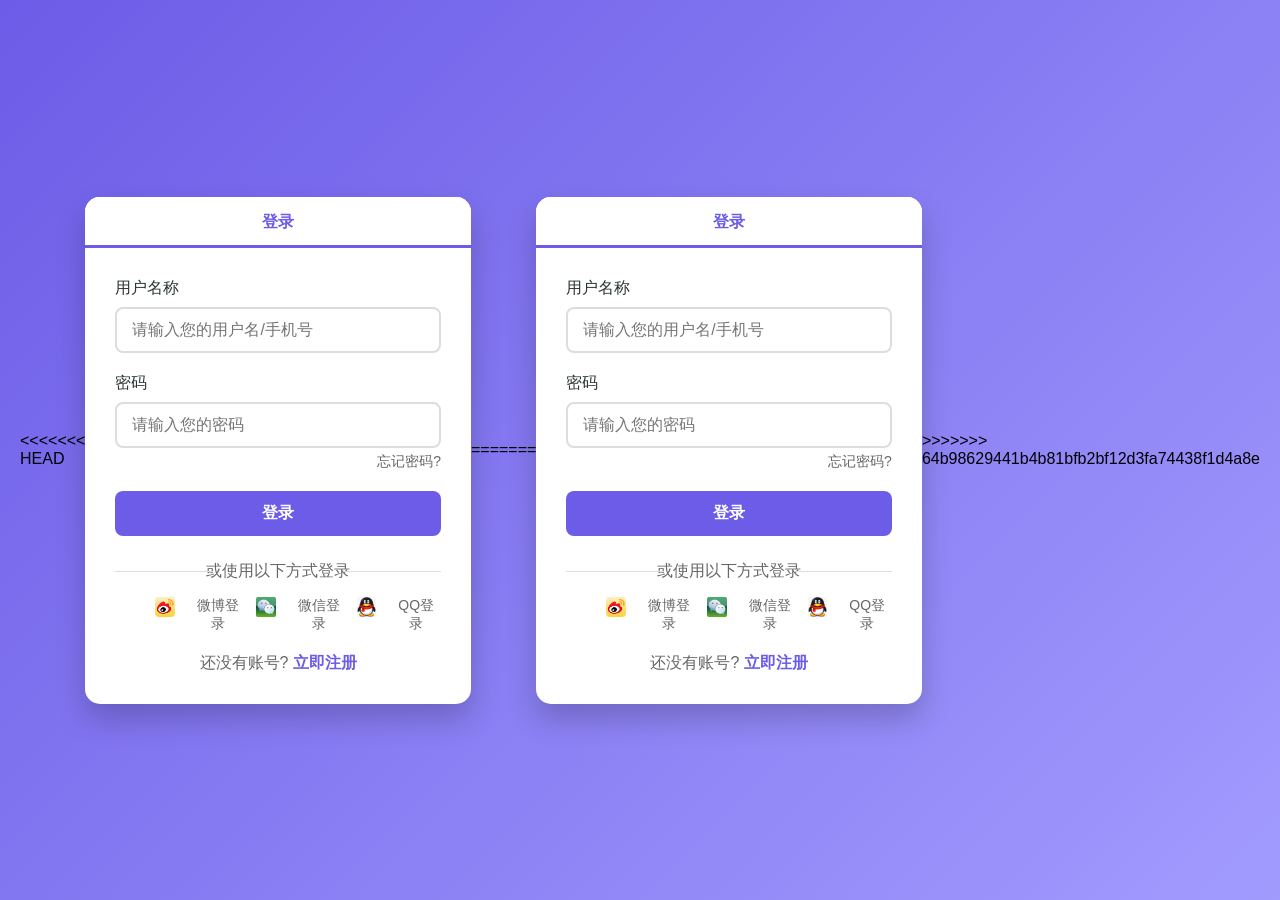
<file: web/music/login.html>
<<<<<<< HEAD
<!DOCTYPE html>
<html lang="zh-CN">
<head>
    <meta charset="UTF-8">
    <meta name="viewport" content="width=device-width, initial-scale=1.0">
    <title>登录</title>
    <style>
        :root {
            --primary-color: #6c5ce7;
            --secondary-color: #a29bfe;
            --dark-color: #2d3436;
            --light-color: #f5f6fa;
            --success-color: #00b894;
            --error-color: #d63031;
        }
        
        * {
            margin: 0;
            padding: 0;
            box-sizing: border-box;
            font-family: 'Segoe UI', Tahoma, Geneva, Verdana, sans-serif;
        }
        
        body {
            background: linear-gradient(135deg, var(--primary-color), var(--secondary-color));
            min-height: 100vh;
            display: flex;
            justify-content: center;
            align-items: center;
            padding: 20px;
        }
                
        .auth-container {
            background-color: white;
            border-radius: 15px;
            box-shadow: 0 15px 30px rgba(0, 0, 0, 0.2);
            width: 100%;
            max-width: 450px;
            overflow: hidden;
            position: relative;
        }
        
        .tabs {
            display: flex;
            background-color: var(--light-color);
        }
        
        .tab {
            flex: 1;
            text-align: center;
            padding: 15px 0;
            cursor: pointer;
            transition: all 0.3s ease;
            font-weight: 600;
            color: var(--dark-color);
            position: relative;
        }
        
        .tab.active {
            color: var(--primary-color);
            background-color: white;
        }
        
        .tab.active::after {
            content: '';
            position: absolute;
            bottom: 0;
            left: 0;
            width: 100%;
            height: 3px;
            background-color: var(--primary-color);
        }
        
        .form-container {
            padding: 30px;
        }
        
        .form-group {
            margin-bottom: 20px;
            position: relative;
        }
        
        .form-group label {
            display: block;
            margin-bottom: 8px;
            font-weight: 500;
            color: var(--dark-color);
        }
        
        .form-control {
            width: 100%;
            padding: 12px 15px;
            border: 2px solid #ddd;
            border-radius: 8px;
            font-size: 16px;
            transition: all 0.3s;
        }
        
        .form-control:focus {
            border-color: var(--primary-color);
            outline: none;
            box-shadow: 0 0 0 3px rgba(108, 92, 231, 0.2);
        }
        
        .input-icon {
            position: absolute;
            right: 15px;
            top: 40px;
            color: #999;
        }
        
        .btn {
            width: 100%;
            padding: 12px;
            border: none;
            border-radius: 8px;
            font-size: 16px;
            font-weight: 600;
            cursor: pointer;
            transition: all 0.3s;
        }
        
        .btn-primary {
            background-color: var(--primary-color);
            color: white;
        }
        
        .btn-primary:hover {
            background-color: #5649d1;
        }
        
        .social-login {
            margin-top: 25px;
            text-align: center;
        }
        
        .social-login p {
            color: #666;
            margin-bottom: 15px;
            position: relative;
        }
        
        .social-login p::before,
        .social-login p::after {
            content: "";
            position: absolute;
            height: 1px;
            width: 30%;
            background-color: #ddd;
            top: 50%;
        }
        
        .social-login p::before {
            left: 0;
        }
        
        .social-login p::after {
            right: 0;
        }

        .other-login {
          margin-left: 30px;
          display: flex;
          justify-content: left;
          margin-top: 15px;
        }
        .other-login img {
          width: 20px;
          height: 20px;
          margin: 0 10px;
          vertical-align: middle;
        }

        .icon-text{
          margin-left: 5px;
          color: #666;
          font-size: 14px;
        }
        .icon-text:hover{
          color: red;
        }
        
        .forgot-password {
            text-align: right;
            margin-top: -15px;
            margin-bottom: 20px;
        }
        
        .forgot-password a {
            color: #666;
            text-decoration: none;
            font-size: 14px;
        }
        
        .forgot-password a:hover {
            color: var(--primary-color);
        }
        
        .form-footer {
            text-align: center;
            margin-top: 20px;
            color: #666;
        }
        
        .form-footer a {
            color: var(--primary-color);
            text-decoration: none;
            font-weight: 600;
        }
        
        .form-content {
            animation: fadeIn 0.5s ease-out;
        }
        
        /* 自定义弹窗样式 */
        .custom-popup {
            display: none;
            position: fixed;
            top: 0;
            left: 0;
            width: 100%;
            height: 100%;
            background-color: rgba(0,0,0,0.5);
            z-index: 1000;
            justify-content: center;
            align-items: center;
        }
        
        .popup-content {
            background-color: white;
            padding: 30px;
            border-radius: 10px;
            box-shadow: 0 5px 15px rgba(0,0,0,0.3);
            max-width: 400px;
            width: 90%;
            text-align: center;
            position: relative;
            animation: popupFadeIn 0.3s ease-out;
        }
        
        .popup-icon {
            font-size: 50px;
            color: var(--success-color);
            margin-bottom: 20px;
        }
        
        .popup-title {
            font-size: 24px;
            font-weight: 600;
            margin-bottom: 10px;
            color: var(--dark-color);
        }
        
        .popup-message {
            font-size: 16px;
            color: #666;
            margin-bottom: 25px;
        }
        
        .popup-close {
            background-color: var(--primary-color);
            color: white;
            border: none;
            padding: 10px 25px;
            border-radius: 5px;
            font-size: 16px;
            cursor: pointer;
            transition: all 0.3s;
        }
        
        .popup-close:hover {
            background-color: #5649d1;
        }
        
        /*实现了弹窗从上方淡入的效果*/
        @keyframes popupFadeIn {
            from {
                opacity: 0;
                transform: translateY(-20px);
            }
            to {
                opacity: 1;
                transform: translateY(0);
            }
        }
    </style>
</head>

<body>
    <div class="auth-container">
        <div class="tabs">
            <div class="tab active" id="login-tab">登录</div>
        </div>
        
        <div class="form-container">
            <!-- 登录表单 -->
            <div class="form-content" id="login-form">
                <div class="form-group">
                    <label for="login-name">用户名称</label>
                    <input type="name" id="login-name" class="form-control" placeholder="请输入您的用户名/手机号">
                    <i class="fas fa-envelope input-icon"></i>
                </div>
                
                <div class="form-group">
                    <label for="login-password">密码</label>
                    <input type="password" id="login-password" class="form-control" placeholder="请输入您的密码">
                    <i class="fas fa-lock input-icon"></i>
                </div>
                
                <div class="forgot-password">
                    <a href="#">忘记密码?</a>
                </div>
                
                <button class="btn btn-primary" id="login-btn">登录</button>
                
                <div class="social-login">
                  <p>或使用以下方式登录</p>

                  <div class="other-login">
                    <img src="image/微博.webp" alt="" title="微博登录" >
                    <span class="icon-text">微博登录</span>
                    <img src="image/vx.jpg" alt=""  title="微信登录" >
                    <span class="icon-text">微信登录</span>
                    <img src="image/QQ.webp" alt="" title="QQ登录" >
                    <span class="icon-text">QQ登录</span>
                  </div>
                </div>
                
                <div class="form-footer">
                    还没有账号? <a href="Sign up.html" >立即注册</a>
                </div>
            </div>
            <!-- 新增的手机验证码登录表单（默认隐藏） -->
    <div class="form-content" id="phone-login-form" style="display:none;">
        <div class="form-group">
            <label for="phone-number">手机号码</label>
            <input type="tel" id="phone-number" class="form-control" placeholder="请输入您的手机号">
            <i class="fas fa-phone input-icon"></i>
        </div>
        
        <div class="form-group">
            <label for="verification-code">验证码</label>
            <div style="display:flex; gap:10px;">
                <input type="text" id="verification-code" class="form-control" placeholder="请输入验证码" style="flex:1;">
                <button id="send-code-btn" class="btn" style="width:120px; background-color:#f0f0f0;">获取验证码</button>
            </div>
        </div>
        
        <button class="btn btn-primary" id="phone-login-btn">登录</button>
        
        <div class="form-footer" style="margin-top:20px;">
            <a href="#" id="back-to-login">返回账号密码登录</a>
        </div>
    </div>


        </div>
    </div>
    
    <!-- 自定义弹窗 -->
    <div class="custom-popup" id="success-popup">
        <div class="popup-content">
            <div class="popup-icon">✓</div>
            <h3 class="popup-title">登录成功</h3>
            <p class="popup-message">您已成功登录系统，即将跳转到首页...</p>
            <button class="popup-close" id="popup-close">确定</button>
        </div>
    </div>
    
<script>
    // 获取登录按钮
    const loginBtn = document.getElementById('login-btn');
    // 获取弹窗元素
    const successPopup = document.getElementById('success-popup');
    // 获取关闭按钮
    const popupClose = document.getElementById('popup-close');
    const forgotPasswordLink = document.querySelector('.forgot-password a');
    const phoneLoginForm = document.getElementById('phone-login-form');
    const loginForm = document.getElementById('login-form');
    const backToLoginLink = document.getElementById('back-to-login');
    const sendCodeBtn = document.getElementById('send-code-btn');
    const phoneLoginBtn = document.getElementById('phone-login-btn');
    



    // 忘记密码点击事件 - 切换到手机验证码登录
    
    forgotPasswordLink.addEventListener('click', function(e) {
        e.preventDefault();
        loginForm.style.display = 'none';
        phoneLoginForm.style.display = 'block';
    });


    // 返回账号密码登录

    backToLoginLink.addEventListener('click', function(e) {
        e.preventDefault();
        phoneLoginForm.style.display = 'none';
        loginForm.style.display = 'block';
    });


    // 发送验证码按钮点击事件

    sendCodeBtn.addEventListener('click', function() {
    
        const phoneNumber = document.getElementById('phone-number').value;

        if(!phoneNumber || !/^1[3-9]\d{9}$/.test(phoneNumber)) {
            alert('请输入正确的手机号码！');
            return;
    }
    
    // 禁用按钮，防止重复点击
    this.disabled = true;
    let countdown = 60;
    this.textContent = `${countdown}秒后重试`;
    
    const timer = setInterval(() => {
        countdown--;
        this.textContent = `${countdown}秒后重试`;
        
        if(countdown <= 0) {
            clearInterval(timer);
            this.disabled = false;
            this.textContent = '获取验证码';
        }
    }, 1000);
    
    // 这里应该是发送验证码的AJAX请求
    // 模拟发送验证码
    
    console.log(`验证码已发送到手机号: ${phoneNumber}`);
    alert(`验证码已发送到手机号: ${phoneNumber} `);

});


// 手机验证码登录按钮点击事件
phoneLoginBtn.addEventListener('click', function() {
    const phoneNumber = document.getElementById('phone-number').value;
    const verificationCode = document.getElementById('verification-code').value;
    
    if(!phoneNumber || !/^1[3-9]\d{9}$/.test(phoneNumber)) {
        alert('请输入正确的手机号码！');
        return;
    }
    
    if(!verificationCode || verificationCode.length !== 6) {
        alert('请输入6位验证码！');
        return;
    }
    
    // 显示成功弹窗
    successPopup.style.display = 'flex';
    
    // 3秒后自动跳转
    setTimeout(function() {
        window.location.href = 'index.html';
    }, 3000);
});


    // 登录按钮点击事件
    loginBtn.addEventListener('click', function() {
        // 简单的表单验证
        const username = document.getElementById('login-name').value;
        const password = document.getElementById('login-password').value;
        
        if(username && password) {
            // 显示成功弹窗
            successPopup.style.display = 'flex';
            
            // 3秒后自动跳转到首页
            setTimeout(function() {
                window.location.href = 'index.html'; // 跳转到首页
            }, 3000);
        } else {
            alert('请输入用户名和密码！');
        }
    });
    
    // 关闭弹窗并跳转到首页
    popupClose.addEventListener('click', function() {
        successPopup.style.display = 'none';
        window.location.href = 'index.html'; // 立即跳转到首页
    });
    
    // 点击弹窗外部关闭并跳转到首页
    window.addEventListener('click', function(event) {
        if(event.target === successPopup) {
            successPopup.style.display = 'none';
            window.location.href = 'index.html'; // 立即跳转到首页
        }
    });
</script>
</body>
=======
<!DOCTYPE html>
<html lang="zh-CN">
<head>
    <meta charset="UTF-8">
    <meta name="viewport" content="width=device-width, initial-scale=1.0">
    <title>登录</title>
    <style>
        :root {
            --primary-color: #6c5ce7;
            --secondary-color: #a29bfe;
            --dark-color: #2d3436;
            --light-color: #f5f6fa;
            --success-color: #00b894;
            --error-color: #d63031;
        }
        
        * {
            margin: 0;
            padding: 0;
            box-sizing: border-box;
            font-family: 'Segoe UI', Tahoma, Geneva, Verdana, sans-serif;
        }
        
        body {
            background: linear-gradient(135deg, var(--primary-color), var(--secondary-color));
            min-height: 100vh;
            display: flex;
            justify-content: center;
            align-items: center;
            padding: 20px;
        }
                
        .auth-container {
            background-color: white;
            border-radius: 15px;
            box-shadow: 0 15px 30px rgba(0, 0, 0, 0.2);
            width: 100%;
            max-width: 450px;
            overflow: hidden;
            position: relative;
        }
        
        .tabs {
            display: flex;
            background-color: var(--light-color);
        }
        
        .tab {
            flex: 1;
            text-align: center;
            padding: 15px 0;
            cursor: pointer;
            transition: all 0.3s ease;
            font-weight: 600;
            color: var(--dark-color);
            position: relative;
        }
        
        .tab.active {
            color: var(--primary-color);
            background-color: white;
        }
        
        .tab.active::after {
            content: '';
            position: absolute;
            bottom: 0;
            left: 0;
            width: 100%;
            height: 3px;
            background-color: var(--primary-color);
        }
        
        .form-container {
            padding: 30px;
        }
        
        .form-group {
            margin-bottom: 20px;
            position: relative;
        }
        
        .form-group label {
            display: block;
            margin-bottom: 8px;
            font-weight: 500;
            color: var(--dark-color);
        }
        
        .form-control {
            width: 100%;
            padding: 12px 15px;
            border: 2px solid #ddd;
            border-radius: 8px;
            font-size: 16px;
            transition: all 0.3s;
        }
        
        .form-control:focus {
            border-color: var(--primary-color);
            outline: none;
            box-shadow: 0 0 0 3px rgba(108, 92, 231, 0.2);
        }
        
        .input-icon {
            position: absolute;
            right: 15px;
            top: 40px;
            color: #999;
        }
        
        .btn {
            width: 100%;
            padding: 12px;
            border: none;
            border-radius: 8px;
            font-size: 16px;
            font-weight: 600;
            cursor: pointer;
            transition: all 0.3s;
        }
        
        .btn-primary {
            background-color: var(--primary-color);
            color: white;
        }
        
        .btn-primary:hover {
            background-color: #5649d1;
        }
        
        .social-login {
            margin-top: 25px;
            text-align: center;
        }
        
        .social-login p {
            color: #666;
            margin-bottom: 15px;
            position: relative;
        }
        
        .social-login p::before,
        .social-login p::after {
            content: "";
            position: absolute;
            height: 1px;
            width: 30%;
            background-color: #ddd;
            top: 50%;
        }
        
        .social-login p::before {
            left: 0;
        }
        
        .social-login p::after {
            right: 0;
        }

        .other-login {
          margin-left: 30px;
          display: flex;
          justify-content: left;
          margin-top: 15px;
        }
        .other-login img {
          width: 20px;
          height: 20px;
          margin: 0 10px;
          vertical-align: middle;
        }

        .icon-text{
          margin-left: 5px;
          color: #666;
          font-size: 14px;
        }
        .icon-text:hover{
          color: red;
        }
        
        .forgot-password {
            text-align: right;
            margin-top: -15px;
            margin-bottom: 20px;
        }
        
        .forgot-password a {
            color: #666;
            text-decoration: none;
            font-size: 14px;
        }
        
        .forgot-password a:hover {
            color: var(--primary-color);
        }
        
        .form-footer {
            text-align: center;
            margin-top: 20px;
            color: #666;
        }
        
        .form-footer a {
            color: var(--primary-color);
            text-decoration: none;
            font-weight: 600;
        }
        
        .form-content {
            animation: fadeIn 0.5s ease-out;
        }
        
        /* 自定义弹窗样式 */
        .custom-popup {
            display: none;
            position: fixed;
            top: 0;
            left: 0;
            width: 100%;
            height: 100%;
            background-color: rgba(0,0,0,0.5);
            z-index: 1000;
            justify-content: center;
            align-items: center;
        }
        
        .popup-content {
            background-color: white;
            padding: 30px;
            border-radius: 10px;
            box-shadow: 0 5px 15px rgba(0,0,0,0.3);
            max-width: 400px;
            width: 90%;
            text-align: center;
            position: relative;
            animation: popupFadeIn 0.3s ease-out;
        }
        
        .popup-icon {
            font-size: 50px;
            color: var(--success-color);
            margin-bottom: 20px;
        }
        
        .popup-title {
            font-size: 24px;
            font-weight: 600;
            margin-bottom: 10px;
            color: var(--dark-color);
        }
        
        .popup-message {
            font-size: 16px;
            color: #666;
            margin-bottom: 25px;
        }
        
        .popup-close {
            background-color: var(--primary-color);
            color: white;
            border: none;
            padding: 10px 25px;
            border-radius: 5px;
            font-size: 16px;
            cursor: pointer;
            transition: all 0.3s;
        }
        
        .popup-close:hover {
            background-color: #5649d1;
        }
        
        /*实现了弹窗从上方淡入的效果*/
        @keyframes popupFadeIn {
            from {
                opacity: 0;
                transform: translateY(-20px);
            }
            to {
                opacity: 1;
                transform: translateY(0);
            }
        }
    </style>
</head>

<body>
    <div class="auth-container">
        <div class="tabs">
            <div class="tab active" id="login-tab">登录</div>
        </div>
        
        <div class="form-container">
            <!-- 登录表单 -->
            <div class="form-content" id="login-form">
                <div class="form-group">
                    <label for="login-name">用户名称</label>
                    <input type="name" id="login-name" class="form-control" placeholder="请输入您的用户名/手机号">
                    <i class="fas fa-envelope input-icon"></i>
                </div>
                
                <div class="form-group">
                    <label for="login-password">密码</label>
                    <input type="password" id="login-password" class="form-control" placeholder="请输入您的密码">
                    <i class="fas fa-lock input-icon"></i>
                </div>
                
                <div class="forgot-password">
                    <a href="#">忘记密码?</a>
                </div>
                
                <button class="btn btn-primary" id="login-btn">登录</button>
                
                <div class="social-login">
                  <p>或使用以下方式登录</p>

                  <div class="other-login">
                    <img src="image/微博.webp" alt="" title="微博登录" >
                    <span class="icon-text">微博登录</span>
                    <img src="image/vx.jpg" alt=""  title="微信登录" >
                    <span class="icon-text">微信登录</span>
                    <img src="image/QQ.webp" alt="" title="QQ登录" >
                    <span class="icon-text">QQ登录</span>
                  </div>
                </div>
                
                <div class="form-footer">
                    还没有账号? <a href="Sign up.html" >立即注册</a>
                </div>
            </div>
            <!-- 新增的手机验证码登录表单（默认隐藏） -->
    <div class="form-content" id="phone-login-form" style="display:none;">
        <div class="form-group">
            <label for="phone-number">手机号码</label>
            <input type="tel" id="phone-number" class="form-control" placeholder="请输入您的手机号">
            <i class="fas fa-phone input-icon"></i>
        </div>
        
        <div class="form-group">
            <label for="verification-code">验证码</label>
            <div style="display:flex; gap:10px;">
                <input type="text" id="verification-code" class="form-control" placeholder="请输入验证码" style="flex:1;">
                <button id="send-code-btn" class="btn" style="width:120px; background-color:#f0f0f0;">获取验证码</button>
            </div>
        </div>
        
        <button class="btn btn-primary" id="phone-login-btn">登录</button>
        
        <div class="form-footer" style="margin-top:20px;">
            <a href="#" id="back-to-login">返回账号密码登录</a>
        </div>
    </div>


        </div>
    </div>
    
    <!-- 自定义弹窗 -->
    <div class="custom-popup" id="success-popup">
        <div class="popup-content">
            <div class="popup-icon">✓</div>
            <h3 class="popup-title">登录成功</h3>
            <p class="popup-message">您已成功登录系统，即将跳转到首页...</p>
            <button class="popup-close" id="popup-close">确定</button>
        </div>
    </div>
    
<script>
    // 获取登录按钮
    const loginBtn = document.getElementById('login-btn');
    // 获取弹窗元素
    const successPopup = document.getElementById('success-popup');
    // 获取关闭按钮
    const popupClose = document.getElementById('popup-close');
    const forgotPasswordLink = document.querySelector('.forgot-password a');
    const phoneLoginForm = document.getElementById('phone-login-form');
    const loginForm = document.getElementById('login-form');
    const backToLoginLink = document.getElementById('back-to-login');
    const sendCodeBtn = document.getElementById('send-code-btn');
    const phoneLoginBtn = document.getElementById('phone-login-btn');
    



    // 忘记密码点击事件 - 切换到手机验证码登录
    
    forgotPasswordLink.addEventListener('click', function(e) {
        e.preventDefault();
        loginForm.style.display = 'none';
        phoneLoginForm.style.display = 'block';
    });


    // 返回账号密码登录

    backToLoginLink.addEventListener('click', function(e) {
        e.preventDefault();
        phoneLoginForm.style.display = 'none';
        loginForm.style.display = 'block';
    });


    // 发送验证码按钮点击事件

    sendCodeBtn.addEventListener('click', function() {
    
        const phoneNumber = document.getElementById('phone-number').value;

        if(!phoneNumber || !/^1[3-9]\d{9}$/.test(phoneNumber)) {
            alert('请输入正确的手机号码！');
            return;
    }
    
    // 禁用按钮，防止重复点击
    this.disabled = true;
    let countdown = 60;
    this.textContent = `${countdown}秒后重试`;
    
    const timer = setInterval(() => {
        countdown--;
        this.textContent = `${countdown}秒后重试`;
        
        if(countdown <= 0) {
            clearInterval(timer);
            this.disabled = false;
            this.textContent = '获取验证码';
        }
    }, 1000);
    
    // 这里应该是发送验证码的AJAX请求
    // 模拟发送验证码
    
    console.log(`验证码已发送到手机号: ${phoneNumber}`);
    alert(`验证码已发送到手机号: ${phoneNumber} `);

});


// 手机验证码登录按钮点击事件
phoneLoginBtn.addEventListener('click', function() {
    const phoneNumber = document.getElementById('phone-number').value;
    const verificationCode = document.getElementById('verification-code').value;
    
    if(!phoneNumber || !/^1[3-9]\d{9}$/.test(phoneNumber)) {
        alert('请输入正确的手机号码！');
        return;
    }
    
    if(!verificationCode || verificationCode.length !== 6) {
        alert('请输入6位验证码！');
        return;
    }
    
    // 显示成功弹窗
    successPopup.style.display = 'flex';
    
    // 3秒后自动跳转
    setTimeout(function() {
        window.location.href = 'index.html';
    }, 3000);
});


    // 登录按钮点击事件
    loginBtn.addEventListener('click', function() {
        // 简单的表单验证
        const username = document.getElementById('login-name').value;
        const password = document.getElementById('login-password').value;
        
        if(username && password) {
            // 显示成功弹窗
            successPopup.style.display = 'flex';
            
            // 3秒后自动跳转到首页
            setTimeout(function() {
                window.location.href = 'index.html'; // 跳转到首页
            }, 3000);
        } else {
            alert('请输入用户名和密码！');
        }
    });
    
    // 关闭弹窗并跳转到首页
    popupClose.addEventListener('click', function() {
        successPopup.style.display = 'none';
        window.location.href = 'index.html'; // 立即跳转到首页
    });
    
    // 点击弹窗外部关闭并跳转到首页
    window.addEventListener('click', function(event) {
        if(event.target === successPopup) {
            successPopup.style.display = 'none';
            window.location.href = 'index.html'; // 立即跳转到首页
        }
    });
</script>
</body>
>>>>>>> 64b98629441b4b81bfb2bf12d3fa74438f1d4a8e
</html>
</file>
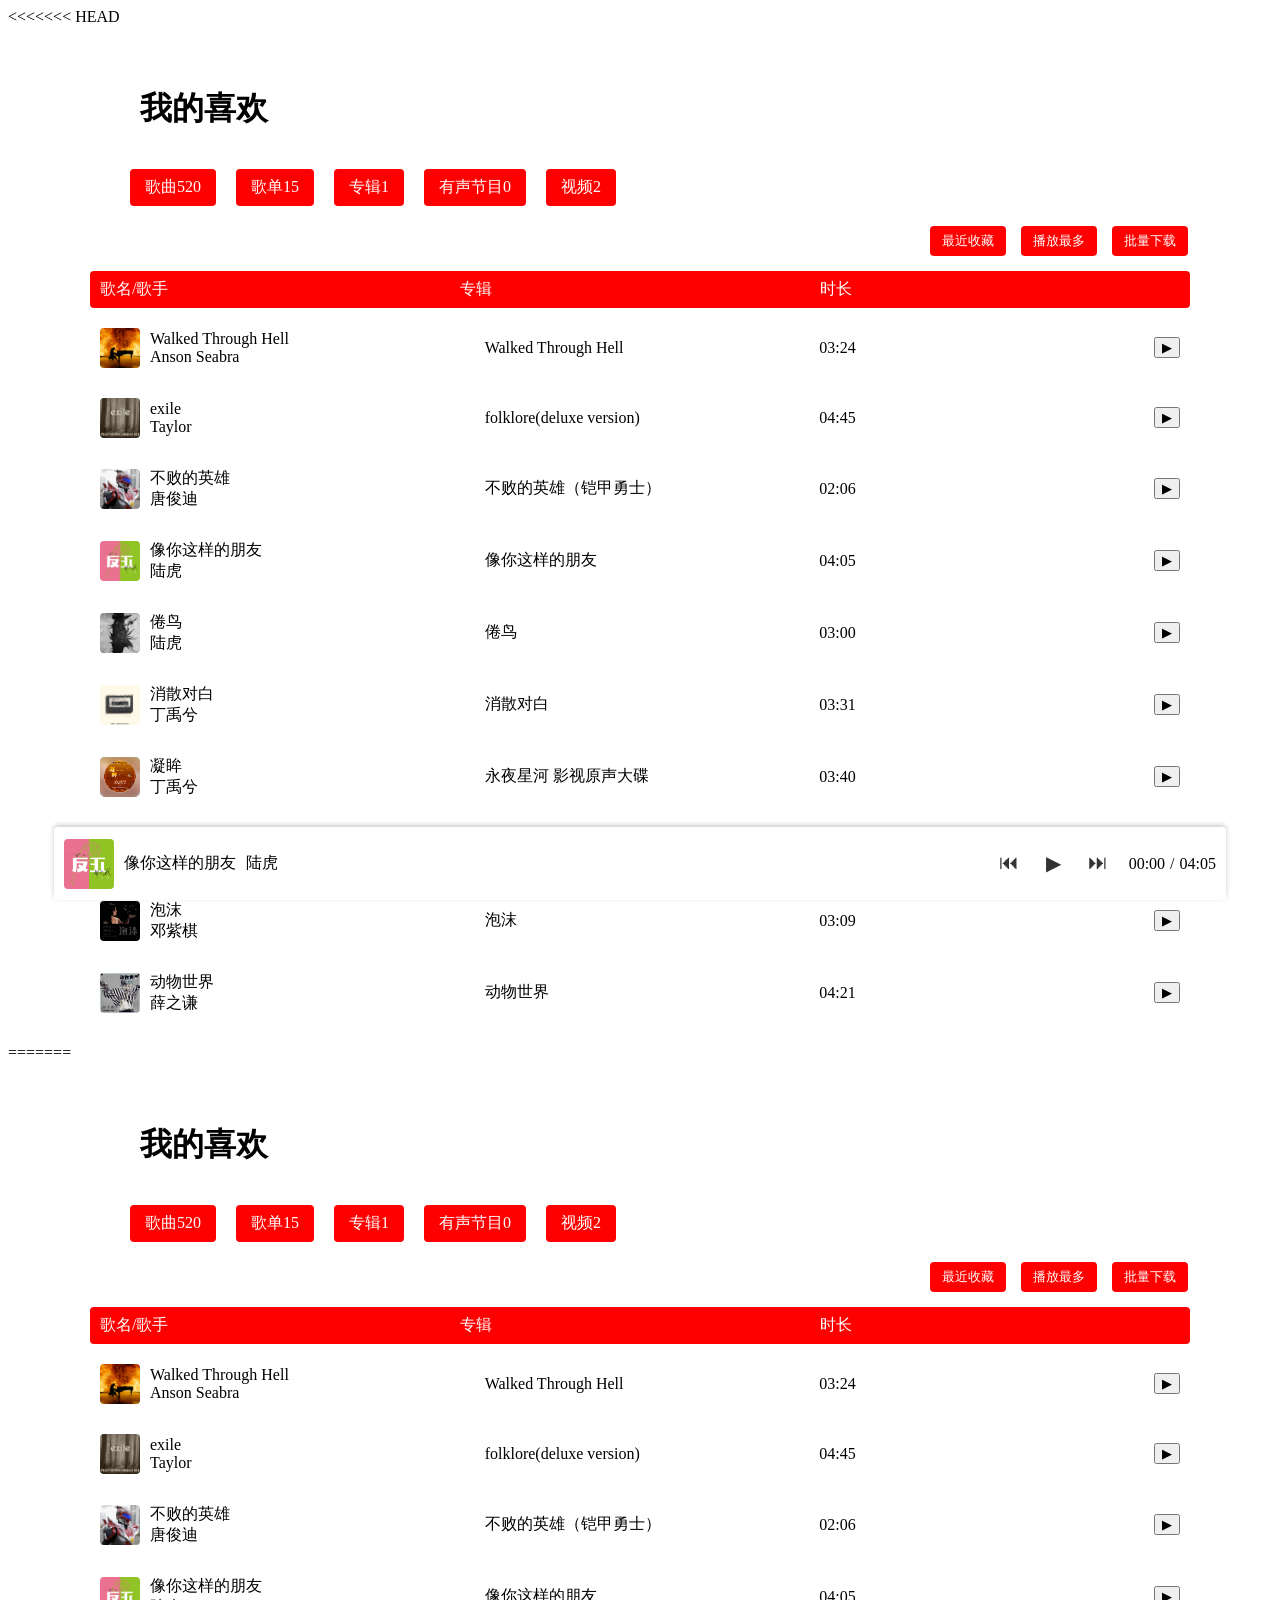
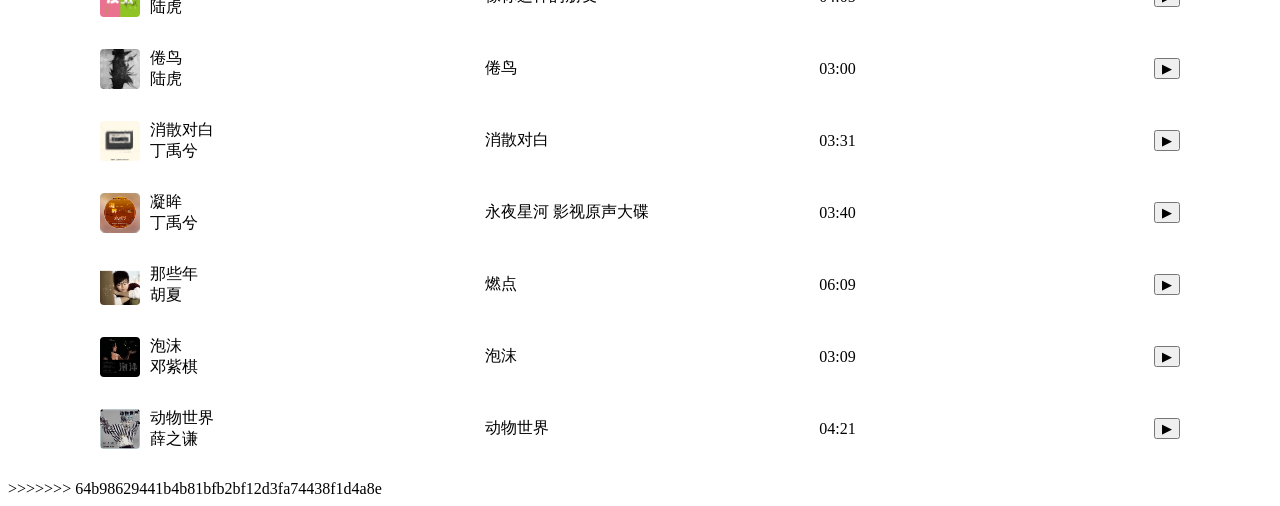
<file: web/music/my music.html>
<<<<<<< HEAD
<!DOCTYPE html>
<html lang="en">
<head>
    <meta charset="UTF-8">
    <meta name="viewport" content="width=device-width, initial-scale=1.0">
    <title>我的音乐</title>

    <style>
        body{
            background-color: white;
        }

        .recommend-hd{
            width: 1000PX;
            padding-top: 20px;
            margin: 0 auto;
            justify-content: space-between;
            display: flex;
            align-items: center;
        }
        

        /*3.7 我的喜欢 布局 */
    
        .container3_7 {
            max-width: 1100px;
            margin: 0 auto;
            padding: 20px;
        }

        /* 标签栏样式 */
        .tab-nav {
            display: flex;
            gap: 20px;
            margin-bottom: 20px;
        }
   
        .tab-nav li {

            list-style: none;
            padding: 8px 15px;
            cursor: pointer;
            color: #fff;
            border-radius: 4px;
            transition: background-color 0.3s ease;
        }
    
        .tab-nav li.active {
            background-color: red;
        }
        
        .tab-nav li:hover {
            background-color: #66cde6;
    
        }

    /* 操作按钮栏样式 */
    .action-bar {
        width: 400px;
        display: flex;
        margin-left: 840px;
        align-items: center;
        gap: 15px;
        margin-bottom: 15px;
    }
    
    .action-btn {
        padding: 6px 12px;
        background-color: red;
        border: none;
        border-radius: 4px;
        cursor: pointer;
        color: white;

    }
    
    .action-btn:hover {
        background-color: #66cde6;
    }


    /* 歌曲列表表头 */
    .song-table-header {
      display: flex;
      margin: auto;
      background-color: red;
      color: #fff;
      padding: 8px 10px;
      border-radius: 4px;
      margin-bottom: 10px;
    }

    .song-table-header div {
      flex: 1;
      text-align: left;
    }

    /* 歌曲列表项样式 */
    .song-list {
      display: flex;
      flex-direction: column;
      gap: 10px;
    }
    .song-list :hover{
        background-color: lightskyblue;
    }

    .song-iteml {
      display: flex;
      align-items: center;
      background-color: #fff;
      padding: 10px;
      border-radius: 4px;
      transition: box-shadow 0.3s ease;
    }

    .song-iteml:hover {
      box-shadow: 0 0 5px rgba(0, 0, 0, 0.2);
    }

    .song-iteml div {
      flex: 1;
    }

    .song-cover {
      width: 40px;
      height: 40px;
      margin-right: 10px;
      border-radius: 4px;
    }


        /* 底部播放控制栏样式 */
    .player-footer {
      display: flex;
      align-items: center;
      background-color: #fff;
      padding: 10px;
      border-radius: 4px;
      position: fixed;
      bottom: 0;
      left: 0;
      right: 0;
      margin: 0 auto;
      width: 90%;
      max-width: 1200px;
      box-shadow: 0 -2px 5px rgba(0, 0, 0, 0.1);
    }

    .controls {
            display: flex;
            justify-content: center;
            align-items: center;
            gap: 15px;
            margin-bottom: 2px;
        }
    .player-info {
      display: flex;
      align-items: center;
      gap: 10px;
      flex: 1;
    }

    .player-cover {
      width: 50px;
      height: 50px;
      border-radius: 4px;
    }

    .player-controls {
      display: flex;
      align-items: center;
      gap: 15px;
    }

    .player-controls button {
      background-color: transparent;
      border: none;
      cursor: pointer;
      font-size: 20px;
      color: #333;
      transition: color 0.3s ease;
    }

    .player-controls button:hover {
      color: #66cde6;
    }

    .player-progress {
      flex: 1;
      margin: 0 10px;
    }

    .progress-bar {
      width: 100%;
      height: 4px;
      background-color: #e6e6e6;
      border-radius: 2px;
      position: relative;
    }

    .progress {
      position: absolute;
      left: 0;
      top: 0;
      height: 4px;
      background-color: #66cde6;
      border-radius: 2px;
    }

    .player-time {
      display: flex;
      gap: 5px;
    }

    .comment{
      display: flex;
      margin: auto;
    }

    </style>
</head>
<body>
  
  <div class="container3_7">
    <!-- 页面标题 -->
     <div class="recommend-hd">
      <h1>我的喜欢</h1>  
    </div>
    
    <!-- 标签导航栏 -->
     
    <ul class="tab-nav">
      <li class="active">歌曲520</li>
      <li class="active">歌单15</li>
      <li class="active">专辑1</li>
      <li class="active">有声节目0</li>
      <li class="active">视频2</li>
    </ul>
    
    <!-- 操作栏 -->
     <div class="action-bar">
      <button class="action-btn">最近收藏</button>
      <button class="action-btn">播放最多</button>
      <button class="action-btn">批量下载</button>
    </div>
    
    
    <!-- 歌曲列表区域 -->
     <div class="song-table-header">
      <div>歌名/歌手</div>
      <div>专辑</div>
      <div>时长</div>
    </div>
    
    <div class="song-list">
      <div class="song-iteml">
        <img src="image/Anson walk2.jpg" alt="封面" class="song-cover">
        <div>Walked Through Hell<br> Anson Seabra</div>
        <div>Walked Through Hell</div>
        <div>03:24</div>
        <button class="play-btn">▶</button>
      </div>

      <div class="song-iteml">
        <img src="image/exile.webp" alt="封面" class="song-cover">
        <div>exile<br> Taylor <Swift>
          <Bonlver></Bonlver></div>
          <div>folklore(deluxe version)</div>
          <div>04:45</div>
          <button class="play-btn">▶</button>
        </div>
        
        <div class="song-iteml">
          <img src="image/不败的英雄.webp" alt="封面" class="song-cover">
          <div>不败的英雄 <br>唐俊迪 </div>
          <div>不败的英雄（铠甲勇士）</div>
          <div>02:06</div>
          <button class="play-btn">▶</button>
        </div>
        
        <div class="song-iteml">
          <img src="image/像你这样的朋友.jpg" alt="封面" class="song-cover">
          <div>像你这样的朋友 <br>陆虎 </div>
          <div>像你这样的朋友</div>
          <div>04:05</div>
          <button class="play-btn">▶</button>
        </div>

        <div class="song-iteml">
          <img src="image/倦鸟.png" alt="封面" class="song-cover">
          <div>倦鸟 <br>陆虎 </div>
          <div>倦鸟</div>
          <div>03:00</div>
          <button class="play-btn">▶</button>
        </div>
        
        <div class="song-iteml">
          <img src="image/消散对白.webp" alt="封面" class="song-cover">
          <div>消散对白 <br>丁禹兮 </div>
          <div>消散对白</div>
          <div>03:31</div>
          <button class="play-btn">▶</button>
        </div>
        
        <div class="song-iteml">
          <img src="image/凝眸.jpg" alt="封面" class="song-cover">
          <div>凝眸 <br>丁禹兮 </div>
          <div>永夜星河 影视原声大碟</div>
          <div>03:40</div>
          <button class="play-btn">▶</button>
        </div>
        
        <div class="song-iteml">
          <img src="image/那些年.webp" alt="封面" class="song-cover">
          <div>那些年 <br>胡夏 </div>
          <div>燃点 </div>
          <div>06:09</div>
          <button class="play-btn">▶</button>
        </div>
        
        <div class="song-iteml">
          <img src="image/泡沫.webp" alt="封面" class="song-cover">
          <div>泡沫 <br>邓紫棋 </div>
          <div>泡沫 </div>
          <div>03:09</div>
          <button class="play-btn">▶</button>
        </div>
        
        <div class="song-iteml">
          <img src="image/xzq.jpg" alt="封面" class="song-cover">
          <div>动物世界 <br>薛之谦 </div>
          <div>动物世界 </div>
          <div>04:21</div>
          <button class="play-btn">▶</button>
        </div>
      
      </div>
      
      
      <!-- 底部播放控制栏 -->
       <div class="player-footer">
        <div class="player-info">
          <img src="image/像你这样的朋友.jpg" alt="当前播放封面" class="player-cover">
          <p>像你这样的朋友</p>
          <p>陆虎</p> 
        </div>
        
        <div class="player-controls">
          <div class="controls">
            <button class="prev-btn">⏮</button>
            <button class="play-btn">▶</button>
            <button class="next-btn">⏭</button>
          </div>
          
          <div class="player-time">
            <span class="current-time">00:00</span> / <span class="duration">04:05</span>
          </div>

        </div>

      </div>

    </div> 
    
  </body>
  </html>















=======
<!DOCTYPE html>
<html lang="en">
<head>
    <meta charset="UTF-8">
    <meta name="viewport" content="width=device-width, initial-scale=1.0">
    <title>我的音乐</title>

    <style>
        body{
            background-color: white;
        }

        .recommend-hd{
            width: 1000PX;
            padding-top: 20px;
            margin: 0 auto;
            justify-content: space-between;
            display: flex;
            align-items: center;
        }
        

        /*3.7 我的喜欢 布局 */
    
        .container3_7 {
            max-width: 1100px;
            margin: 0 auto;
            padding: 20px;
        }

        /* 标签栏样式 */
        .tab-nav {
            display: flex;
            gap: 20px;
            margin-bottom: 20px;
        }
   
        .tab-nav li {

            list-style: none;
            padding: 8px 15px;
            cursor: pointer;
            color: #fff;
            border-radius: 4px;
            transition: background-color 0.3s ease;
        }
    
        .tab-nav li.active {
            background-color: red;
        }
        
        .tab-nav li:hover {
            background-color: #66cde6;
    
        }

    /* 操作按钮栏样式 */
    .action-bar {
        width: 400px;
        display: flex;
        margin-left: 840px;
        align-items: center;
        gap: 15px;
        margin-bottom: 15px;
    }
    
    .action-btn {
        padding: 6px 12px;
        background-color: red;
        border: none;
        border-radius: 4px;
        cursor: pointer;
        color: white;

    }
    
    .action-btn:hover {
        background-color: #66cde6;
    }


    /* 歌曲列表表头 */
    .song-table-header {
      display: flex;
      margin: auto;
      background-color: red;
      color: #fff;
      padding: 8px 10px;
      border-radius: 4px;
      margin-bottom: 10px;
    }

    .song-table-header div {
      flex: 1;
      text-align: left;
    }

    /* 歌曲列表项样式 */
    .song-list {
      display: flex;
      flex-direction: column;
      gap: 10px;
    }
    .song-list :hover{
        background-color: lightskyblue;
    }

    .song-iteml {
      display: flex;
      align-items: center;
      background-color: #fff;
      padding: 10px;
      border-radius: 4px;
      transition: box-shadow 0.3s ease;
    }

    .song-iteml:hover {
      box-shadow: 0 0 5px rgba(0, 0, 0, 0.2);
    }

    .song-iteml div {
      flex: 1;
    }

    .song-cover {
      width: 40px;
      height: 40px;
      margin-right: 10px;
      border-radius: 4px;
    }


        /* 底部播放控制栏样式 */
    .player-footer {
      display: flex;
      align-items: center;
      background-color: #fff;
      padding: 10px;
      border-radius: 4px;
      position: fixed;
      bottom: 0;
      left: 0;
      right: 0;
      margin: 0 auto;
      width: 90%;
      max-width: 1200px;
      box-shadow: 0 -2px 5px rgba(0, 0, 0, 0.1);
    }

    .controls {
            display: flex;
            justify-content: center;
            align-items: center;
            gap: 15px;
            margin-bottom: 2px;
        }
    .player-info {
      display: flex;
      align-items: center;
      gap: 10px;
      flex: 1;
    }

    .player-cover {
      width: 50px;
      height: 50px;
      border-radius: 4px;
    }

    .player-controls {
      display: flex;
      align-items: center;
      gap: 15px;
    }

    .player-controls button {
      background-color: transparent;
      border: none;
      cursor: pointer;
      font-size: 20px;
      color: #333;
      transition: color 0.3s ease;
    }

    .player-controls button:hover {
      color: #66cde6;
    }

    .player-progress {
      flex: 1;
      margin: 0 10px;
    }

    .progress-bar {
      width: 100%;
      height: 4px;
      background-color: #e6e6e6;
      border-radius: 2px;
      position: relative;
    }

    .progress {
      position: absolute;
      left: 0;
      top: 0;
      height: 4px;
      background-color: #66cde6;
      border-radius: 2px;
    }

    .player-time {
      display: flex;
      gap: 5px;
    }

    .comment{
      display: flex;
      margin: auto;
    }

    </style>
</head>
<body>
  
  <div class="container3_7">
    <!-- 页面标题 -->
     <div class="recommend-hd">
      <h1>我的喜欢</h1>  
    </div>
    
    <!-- 标签导航栏 -->
     
    <ul class="tab-nav">
      <li class="active">歌曲520</li>
      <li class="active">歌单15</li>
      <li class="active">专辑1</li>
      <li class="active">有声节目0</li>
      <li class="active">视频2</li>
    </ul>
    
    <!-- 操作栏 -->
     <div class="action-bar">
      <button class="action-btn">最近收藏</button>
      <button class="action-btn">播放最多</button>
      <button class="action-btn">批量下载</button>
    </div>
    
    
    <!-- 歌曲列表区域 -->
     <div class="song-table-header">
      <div>歌名/歌手</div>
      <div>专辑</div>
      <div>时长</div>
    </div>
    
    <div class="song-list">
      <div class="song-iteml">
        <img src="image/Anson walk2.jpg" alt="封面" class="song-cover">
        <div>Walked Through Hell<br> Anson Seabra</div>
        <div>Walked Through Hell</div>
        <div>03:24</div>
        <button class="play-btn">▶</button>
      </div>

      <div class="song-iteml">
        <img src="image/exile.webp" alt="封面" class="song-cover">
        <div>exile<br> Taylor <Swift>
          <Bonlver></Bonlver></div>
          <div>folklore(deluxe version)</div>
          <div>04:45</div>
          <button class="play-btn">▶</button>
        </div>
        
        <div class="song-iteml">
          <img src="image/不败的英雄.webp" alt="封面" class="song-cover">
          <div>不败的英雄 <br>唐俊迪 </div>
          <div>不败的英雄（铠甲勇士）</div>
          <div>02:06</div>
          <button class="play-btn">▶</button>
        </div>
        
        <div class="song-iteml">
          <img src="image/像你这样的朋友.jpg" alt="封面" class="song-cover">
          <div>像你这样的朋友 <br>陆虎 </div>
          <div>像你这样的朋友</div>
          <div>04:05</div>
          <button class="play-btn">▶</button>
        </div>

        <div class="song-iteml">
          <img src="image/倦鸟.png" alt="封面" class="song-cover">
          <div>倦鸟 <br>陆虎 </div>
          <div>倦鸟</div>
          <div>03:00</div>
          <button class="play-btn">▶</button>
        </div>
        
        <div class="song-iteml">
          <img src="image/消散对白.webp" alt="封面" class="song-cover">
          <div>消散对白 <br>丁禹兮 </div>
          <div>消散对白</div>
          <div>03:31</div>
          <button class="play-btn">▶</button>
        </div>
        
        <div class="song-iteml">
          <img src="image/凝眸.jpg" alt="封面" class="song-cover">
          <div>凝眸 <br>丁禹兮 </div>
          <div>永夜星河 影视原声大碟</div>
          <div>03:40</div>
          <button class="play-btn">▶</button>
        </div>
        
        <div class="song-iteml">
          <img src="image/那些年.webp" alt="封面" class="song-cover">
          <div>那些年 <br>胡夏 </div>
          <div>燃点 </div>
          <div>06:09</div>
          <button class="play-btn">▶</button>
        </div>
        
        <div class="song-iteml">
          <img src="image/泡沫.webp" alt="封面" class="song-cover">
          <div>泡沫 <br>邓紫棋 </div>
          <div>泡沫 </div>
          <div>03:09</div>
          <button class="play-btn">▶</button>
        </div>
        
        <div class="song-iteml">
          <img src="image/xzq.jpg" alt="封面" class="song-cover">
          <div>动物世界 <br>薛之谦 </div>
          <div>动物世界 </div>
          <div>04:21</div>
          <button class="play-btn">▶</button>
        </div>
      
      </div>
      
      
      <!-- 底部播放控制栏 -->
       <div class="player-footer">
        <div class="player-info">
          <img src="image/像你这样的朋友.jpg" alt="当前播放封面" class="player-cover">
          <p>像你这样的朋友</p>
          <p>陆虎</p> 
        </div>
        
        <div class="player-controls">
          <div class="controls">
            <button class="prev-btn">⏮</button>
            <button class="play-btn">▶</button>
            <button class="next-btn">⏭</button>
          </div>
          
          <div class="player-time">
            <span class="current-time">00:00</span> / <span class="duration">04:05</span>
          </div>

        </div>

      </div>

    </div> 
    
  </body>
  </html>















>>>>>>> 64b98629441b4b81bfb2bf12d3fa74438f1d4a8e
</file>
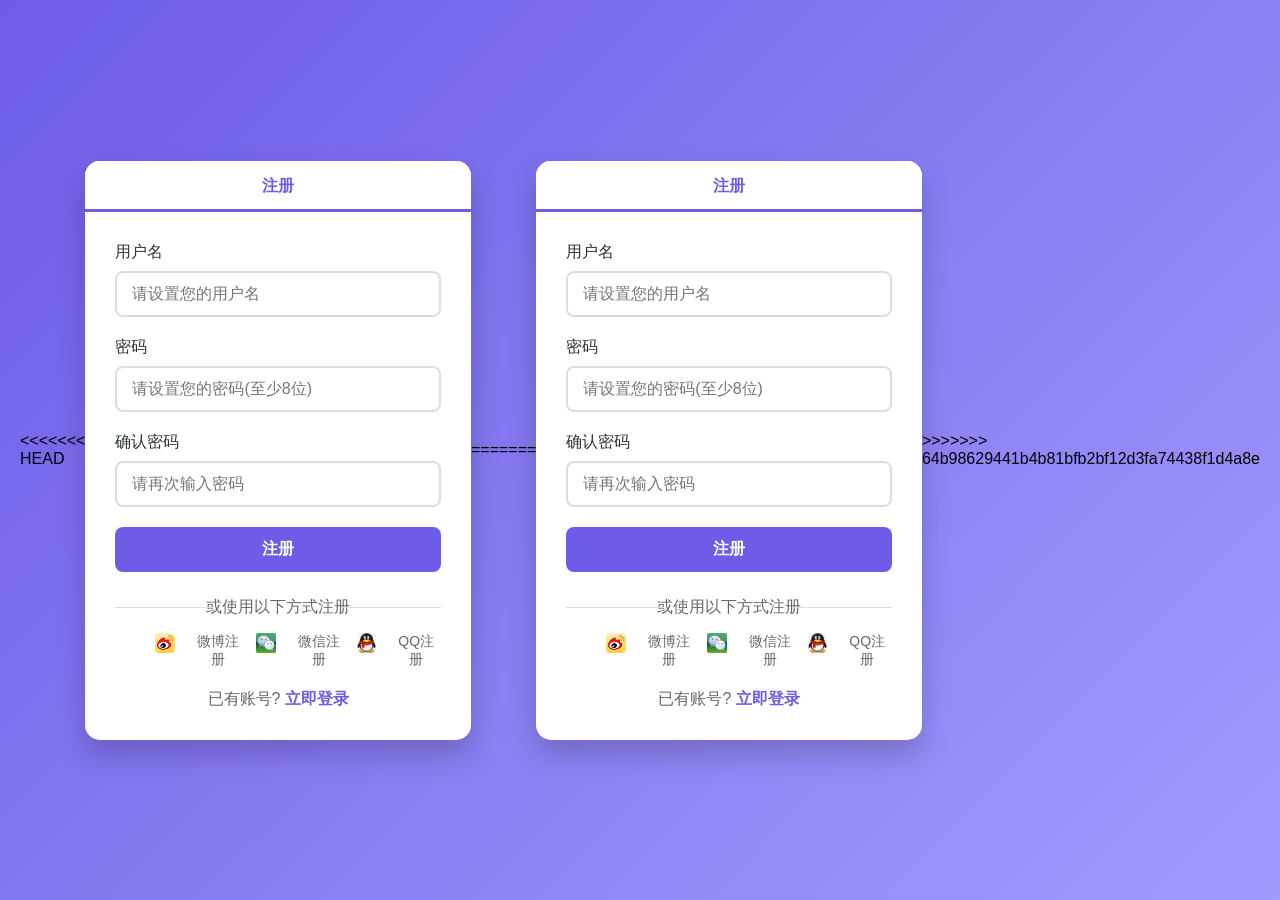
<file: web/music/sign up.html>
<<<<<<< HEAD
<!DOCTYPE html>
<html lang="zh-CN">
<head>
    <meta charset="UTF-8">
    <meta name="viewport" content="width=device-width, initial-scale=1.0">
    <title>注册</title>
    
    <style>
        :root {
            --primary-color: #6c5ce7;
            --secondary-color: #a29bfe;
            --dark-color: #2d3436;
            --light-color: #f5f6fa;
            --success-color: #00b894;
            --error-color: #d63031;
        }
        
        * {
            margin: 0;
            padding: 0;
            box-sizing: border-box;
            font-family: 'Segoe UI', Tahoma, Geneva, Verdana, sans-serif;
        }
        
        body {
            background: linear-gradient(135deg, var(--primary-color), var(--secondary-color));
            min-height: 100vh;
            display: flex;
            justify-content: center;
            align-items: center;
            padding: 20px;
        }
        
        .auth-container {
            background-color: white;
            border-radius: 15px;
            box-shadow: 0 15px 30px rgba(0, 0, 0, 0.2);
            width: 100%;
            max-width: 450px;
            overflow: hidden;
            position: relative;
        }
        
        .tabs {
            display: flex;
            background-color: var(--light-color);
        }
        
        .tab {
            flex: 1;
            text-align: center;
            padding: 15px 0;
            cursor: pointer;
            transition: all 0.3s ease;
            font-weight: 600;
            color: var(--dark-color);
            position: relative;
        }
        
        .tab.active {
            color: var(--primary-color);
            background-color: white;
        }
        
        .tab.active::after {
            content: '';
            position: absolute;
            bottom: 0;
            left: 0;
            width: 100%;
            height: 3px;
            background-color: var(--primary-color);
        }
        
        .form-container {
            padding: 30px;
        }
        
        .form-group {
            margin-bottom: 20px;
            position: relative;
        }
        
        .form-group label {
            display: block;
            margin-bottom: 8px;
            font-weight: 500;
            color: var(--dark-color);
        }
        
        .form-control {
            width: 100%;
            padding: 12px 15px;
            border: 2px solid #ddd;
            border-radius: 8px;
            font-size: 16px;
            transition: all 0.3s;
        }
        
        .form-control:focus {
            border-color: var(--primary-color);
            outline: none;
            box-shadow: 0 0 0 3px rgba(108, 92, 231, 0.2);
        }
        
        .input-icon {
            position: absolute;
            right: 15px;
            top: 40px;
            color: #999;
        }
        
        .btn {
            width: 100%;
            padding: 12px;
            border: none;
            border-radius: 8px;
            font-size: 16px;
            font-weight: 600;
            cursor: pointer;
            transition: all 0.3s;
        }
        
        .btn-primary {
            background-color: var(--primary-color);
            color: white;
        }
        
        .btn-primary:hover {
            background-color: #5649d1;
        }
        
        .social-signup {
            margin-top: 25px;
            text-align: center;
        }
        
        .social-signup p {
            color: #666;
            margin-bottom: 15px;
            position: relative;
        }
        
        .social-signup p::before,
        .social-signup p::after {
            content: "";
            position: absolute;
            height: 1px;
            width: 30%;
            background-color: #ddd;
            top: 50%;
        }
        
        .social-signup p::before {
            left: 0;
        }
        
        .social-signup p::after {
            right: 0;
        }
        
        .other-signup {
            margin-left: 30px;
            display: flex;
            justify-content: left;
            margin-top: 15px;
        }
        
        .other-signup img {
            width: 20px;
            height: 20px;
            margin: 0 10px;
            vertical-align: middle;
        }

        .icon-text {
            margin-left: 5px;
            color: #666;
            font-size: 14px;
        }
        
        .icon-text:hover {
            color: red;
        }
        
        .form-footer {
            text-align: center;
            margin-top: 20px;
            color: #666;
        }
        
        .form-footer a {
            color: var(--primary-color);
            text-decoration: none;
            font-weight: 600;
        }

        .form-content {
            animation: fadeIn 0.5s ease-out;
        }

        /* 自定义弹窗样式 */
        .custom-popup {
            display: none;
            position: fixed;
            top: 0;
            left: 0;
            width: 100%;
            height: 100%;
            background-color: rgba(0,0,0,0.5);
            z-index: 1000;
            justify-content: center;
            align-items: center;
        }
        
        .popup-content {
            background-color: white;
            padding: 30px;
            border-radius: 10px;
            box-shadow: 0 5px 15px rgba(0,0,0,0.3);
            max-width: 400px;
            width: 90%;
            text-align: center;
            position: relative;
            animation: popupFadeIn 0.3s ease-out;
        }
        
        .popup-icon {
            font-size: 50px;
            color: var(--success-color);
            margin-bottom: 20px;
        }
        
        .popup-title {
            font-size: 24px;
            font-weight: 600;
            margin-bottom: 10px;
            color: var(--dark-color);
        }
        
        .popup-message {
            font-size: 16px;
            color: #666;
            margin-bottom: 25px;
        }
        
        .popup-close {
            background-color: var(--primary-color);
            color: white;
            border: none;
            padding: 10px 25px;
            border-radius: 5px;
            font-size: 16px;
            cursor: pointer;
            transition: all 0.3s;
        }
        
        .popup-close:hover {
            background-color: #5649d1;
        }
        
        /*实现了注册成功后弹窗从上方淡入的效果。*/
        @keyframes popupFadeIn {
            from {
                opacity: 0;
                transform: translateY(-20px);
            }
            to {
                opacity: 1;
                transform: translateY(0);
            }
        }
        
        @keyframes fadeIn {
            from {
                opacity: 0;
            }
            to {
                opacity: 1;
            }
        }
    </style>
</head>

<body>
    <div class="auth-container">
        <div class="tabs">
            <div class="tab active" id="signup-tab">注册</div>
        </div>
        
        <div class="form-container">
            <!-- 注册表单 -->
            <div class="form-content" id="signup-form">
                <div class="form-group">
                    <label for="signup-name">用户名</label>
                    <input type="text" id="signup-name" class="form-control" placeholder="请设置您的用户名">
                    <i class="fas fa-user input-icon"></i>
                </div>
                
                <div class="form-group">
                    <label for="signup-password">密码</label>
                    <input type="password" id="signup-password" class="form-control" placeholder="请设置您的密码(至少8位)">
                    <i class="fas fa-lock input-icon"></i>
                </div>
                
                <div class="form-group">
                    <label for="signup-confirm-password">确认密码</label>
                    <input type="password" id="signup-confirm-password" class="form-control" placeholder="请再次输入密码">
                    <i class="fas fa-lock input-icon"></i>
                </div>         
                
                <button class="btn btn-primary" id="signup-btn">注册</button>
                
                <div class="social-signup">
                    <p>或使用以下方式注册</p>
                    <div class="other-signup">
                        <img src="image/微博.webp" alt="" title="微博注册">
                        <span class="icon-text">微博注册</span>
                        <img src="image/vx.jpg" alt="" title="微信注册">
                        <span class="icon-text">微信注册</span>
                        <img src="image/QQ.webp" alt="" title="QQ注册">
                        <span class="icon-text">QQ注册</span>
                    </div>
                </div>
                
                <div class="form-footer">
                    已有账号? <a href="login.html">立即登录</a>
                </div>
            </div>
        </div>
    </div>

    <!-- 自定义弹窗 -->
    <div class="custom-popup" id="success-popup">
        <div class="popup-content">
            <div class="popup-icon">✓</div>
            <h3 class="popup-title">注册成功</h3>
            <p class="popup-message">您已成功注册新用户，即将跳转到页面...</p>
            <button class="popup-close" id="popup-close">确定</button>
        </div>
    </div>
    
   <script>
    // 获取注册按钮
    const signupBtn = document.getElementById('signup-btn');
    // 获取弹窗元素
    const successPopup = document.getElementById('success-popup');
    // 获取关闭按钮
    const popupClose = document.getElementById('popup-close');
    
    // 注册按钮点击事件
    signupBtn.addEventListener('click', function() {
        // 表单验证
        const username = document.getElementById('signup-name').value;
        const password = document.getElementById('signup-password').value;
        const confirmPassword = document.getElementById('signup-confirm-password').value;
        
        if(!username) {
            alert('请输入用户名！');
            return;
        }
        
        if(!password) {
            alert('请输入密码！');
            return;
        }
        
        if(password.length < 8) {
            alert('密码长度至少为8位！');
            return;
        }
        
        if(password !== confirmPassword) {
            alert('两次输入的密码不一致！');
            return;
        }
        
        // 显示成功弹窗
        successPopup.style.display = 'flex';
        
        // 3秒后自动跳转到登录页面
        setTimeout(function() {
            window.location.href = 'login.html'; // 跳转到登录页面
        }, 3000);
    });
    
    // 关闭弹窗并跳转到登录页面
    popupClose.addEventListener('click', function() {
        successPopup.style.display = 'none';
        window.location.href = 'login.html'; // 立即跳转到登录页面
    });
    
    // 点击弹窗外部关闭并跳转到登录页面
    window.addEventListener('click', function(event) {
        if(event.target === successPopup) {
            successPopup.style.display = 'none';
            window.location.href = 'login.html'; // 立即跳转到登录页面
        }
    });
</script>
</body>
=======
<!DOCTYPE html>
<html lang="zh-CN">
<head>
    <meta charset="UTF-8">
    <meta name="viewport" content="width=device-width, initial-scale=1.0">
    <title>注册</title>
    
    <style>
        :root {
            --primary-color: #6c5ce7;
            --secondary-color: #a29bfe;
            --dark-color: #2d3436;
            --light-color: #f5f6fa;
            --success-color: #00b894;
            --error-color: #d63031;
        }
        
        * {
            margin: 0;
            padding: 0;
            box-sizing: border-box;
            font-family: 'Segoe UI', Tahoma, Geneva, Verdana, sans-serif;
        }
        
        body {
            background: linear-gradient(135deg, var(--primary-color), var(--secondary-color));
            min-height: 100vh;
            display: flex;
            justify-content: center;
            align-items: center;
            padding: 20px;
        }
        
        .auth-container {
            background-color: white;
            border-radius: 15px;
            box-shadow: 0 15px 30px rgba(0, 0, 0, 0.2);
            width: 100%;
            max-width: 450px;
            overflow: hidden;
            position: relative;
        }
        
        .tabs {
            display: flex;
            background-color: var(--light-color);
        }
        
        .tab {
            flex: 1;
            text-align: center;
            padding: 15px 0;
            cursor: pointer;
            transition: all 0.3s ease;
            font-weight: 600;
            color: var(--dark-color);
            position: relative;
        }
        
        .tab.active {
            color: var(--primary-color);
            background-color: white;
        }
        
        .tab.active::after {
            content: '';
            position: absolute;
            bottom: 0;
            left: 0;
            width: 100%;
            height: 3px;
            background-color: var(--primary-color);
        }
        
        .form-container {
            padding: 30px;
        }
        
        .form-group {
            margin-bottom: 20px;
            position: relative;
        }
        
        .form-group label {
            display: block;
            margin-bottom: 8px;
            font-weight: 500;
            color: var(--dark-color);
        }
        
        .form-control {
            width: 100%;
            padding: 12px 15px;
            border: 2px solid #ddd;
            border-radius: 8px;
            font-size: 16px;
            transition: all 0.3s;
        }
        
        .form-control:focus {
            border-color: var(--primary-color);
            outline: none;
            box-shadow: 0 0 0 3px rgba(108, 92, 231, 0.2);
        }
        
        .input-icon {
            position: absolute;
            right: 15px;
            top: 40px;
            color: #999;
        }
        
        .btn {
            width: 100%;
            padding: 12px;
            border: none;
            border-radius: 8px;
            font-size: 16px;
            font-weight: 600;
            cursor: pointer;
            transition: all 0.3s;
        }
        
        .btn-primary {
            background-color: var(--primary-color);
            color: white;
        }
        
        .btn-primary:hover {
            background-color: #5649d1;
        }
        
        .social-signup {
            margin-top: 25px;
            text-align: center;
        }
        
        .social-signup p {
            color: #666;
            margin-bottom: 15px;
            position: relative;
        }
        
        .social-signup p::before,
        .social-signup p::after {
            content: "";
            position: absolute;
            height: 1px;
            width: 30%;
            background-color: #ddd;
            top: 50%;
        }
        
        .social-signup p::before {
            left: 0;
        }
        
        .social-signup p::after {
            right: 0;
        }
        
        .other-signup {
            margin-left: 30px;
            display: flex;
            justify-content: left;
            margin-top: 15px;
        }
        
        .other-signup img {
            width: 20px;
            height: 20px;
            margin: 0 10px;
            vertical-align: middle;
        }

        .icon-text {
            margin-left: 5px;
            color: #666;
            font-size: 14px;
        }
        
        .icon-text:hover {
            color: red;
        }
        
        .form-footer {
            text-align: center;
            margin-top: 20px;
            color: #666;
        }
        
        .form-footer a {
            color: var(--primary-color);
            text-decoration: none;
            font-weight: 600;
        }

        .form-content {
            animation: fadeIn 0.5s ease-out;
        }

        /* 自定义弹窗样式 */
        .custom-popup {
            display: none;
            position: fixed;
            top: 0;
            left: 0;
            width: 100%;
            height: 100%;
            background-color: rgba(0,0,0,0.5);
            z-index: 1000;
            justify-content: center;
            align-items: center;
        }
        
        .popup-content {
            background-color: white;
            padding: 30px;
            border-radius: 10px;
            box-shadow: 0 5px 15px rgba(0,0,0,0.3);
            max-width: 400px;
            width: 90%;
            text-align: center;
            position: relative;
            animation: popupFadeIn 0.3s ease-out;
        }
        
        .popup-icon {
            font-size: 50px;
            color: var(--success-color);
            margin-bottom: 20px;
        }
        
        .popup-title {
            font-size: 24px;
            font-weight: 600;
            margin-bottom: 10px;
            color: var(--dark-color);
        }
        
        .popup-message {
            font-size: 16px;
            color: #666;
            margin-bottom: 25px;
        }
        
        .popup-close {
            background-color: var(--primary-color);
            color: white;
            border: none;
            padding: 10px 25px;
            border-radius: 5px;
            font-size: 16px;
            cursor: pointer;
            transition: all 0.3s;
        }
        
        .popup-close:hover {
            background-color: #5649d1;
        }
        
        /*实现了注册成功后弹窗从上方淡入的效果。*/
        @keyframes popupFadeIn {
            from {
                opacity: 0;
                transform: translateY(-20px);
            }
            to {
                opacity: 1;
                transform: translateY(0);
            }
        }
        
        @keyframes fadeIn {
            from {
                opacity: 0;
            }
            to {
                opacity: 1;
            }
        }
    </style>
</head>

<body>
    <div class="auth-container">
        <div class="tabs">
            <div class="tab active" id="signup-tab">注册</div>
        </div>
        
        <div class="form-container">
            <!-- 注册表单 -->
            <div class="form-content" id="signup-form">
                <div class="form-group">
                    <label for="signup-name">用户名</label>
                    <input type="text" id="signup-name" class="form-control" placeholder="请设置您的用户名">
                    <i class="fas fa-user input-icon"></i>
                </div>
                
                <div class="form-group">
                    <label for="signup-password">密码</label>
                    <input type="password" id="signup-password" class="form-control" placeholder="请设置您的密码(至少8位)">
                    <i class="fas fa-lock input-icon"></i>
                </div>
                
                <div class="form-group">
                    <label for="signup-confirm-password">确认密码</label>
                    <input type="password" id="signup-confirm-password" class="form-control" placeholder="请再次输入密码">
                    <i class="fas fa-lock input-icon"></i>
                </div>         
                
                <button class="btn btn-primary" id="signup-btn">注册</button>
                
                <div class="social-signup">
                    <p>或使用以下方式注册</p>
                    <div class="other-signup">
                        <img src="image/微博.webp" alt="" title="微博注册">
                        <span class="icon-text">微博注册</span>
                        <img src="image/vx.jpg" alt="" title="微信注册">
                        <span class="icon-text">微信注册</span>
                        <img src="image/QQ.webp" alt="" title="QQ注册">
                        <span class="icon-text">QQ注册</span>
                    </div>
                </div>
                
                <div class="form-footer">
                    已有账号? <a href="login.html">立即登录</a>
                </div>
            </div>
        </div>
    </div>

    <!-- 自定义弹窗 -->
    <div class="custom-popup" id="success-popup">
        <div class="popup-content">
            <div class="popup-icon">✓</div>
            <h3 class="popup-title">注册成功</h3>
            <p class="popup-message">您已成功注册新用户，即将跳转到页面...</p>
            <button class="popup-close" id="popup-close">确定</button>
        </div>
    </div>
    
   <script>
    // 获取注册按钮
    const signupBtn = document.getElementById('signup-btn');
    // 获取弹窗元素
    const successPopup = document.getElementById('success-popup');
    // 获取关闭按钮
    const popupClose = document.getElementById('popup-close');
    
    // 注册按钮点击事件
    signupBtn.addEventListener('click', function() {
        // 表单验证
        const username = document.getElementById('signup-name').value;
        const password = document.getElementById('signup-password').value;
        const confirmPassword = document.getElementById('signup-confirm-password').value;
        
        if(!username) {
            alert('请输入用户名！');
            return;
        }
        
        if(!password) {
            alert('请输入密码！');
            return;
        }
        
        if(password.length < 8) {
            alert('密码长度至少为8位！');
            return;
        }
        
        if(password !== confirmPassword) {
            alert('两次输入的密码不一致！');
            return;
        }
        
        // 显示成功弹窗
        successPopup.style.display = 'flex';
        
        // 3秒后自动跳转到登录页面
        setTimeout(function() {
            window.location.href = 'login.html'; // 跳转到登录页面
        }, 3000);
    });
    
    // 关闭弹窗并跳转到登录页面
    popupClose.addEventListener('click', function() {
        successPopup.style.display = 'none';
        window.location.href = 'login.html'; // 立即跳转到登录页面
    });
    
    // 点击弹窗外部关闭并跳转到登录页面
    window.addEventListener('click', function(event) {
        if(event.target === successPopup) {
            successPopup.style.display = 'none';
            window.location.href = 'login.html'; // 立即跳转到登录页面
        }
    });
</script>
</body>
>>>>>>> 64b98629441b4b81bfb2bf12d3fa74438f1d4a8e
</html>
</file>
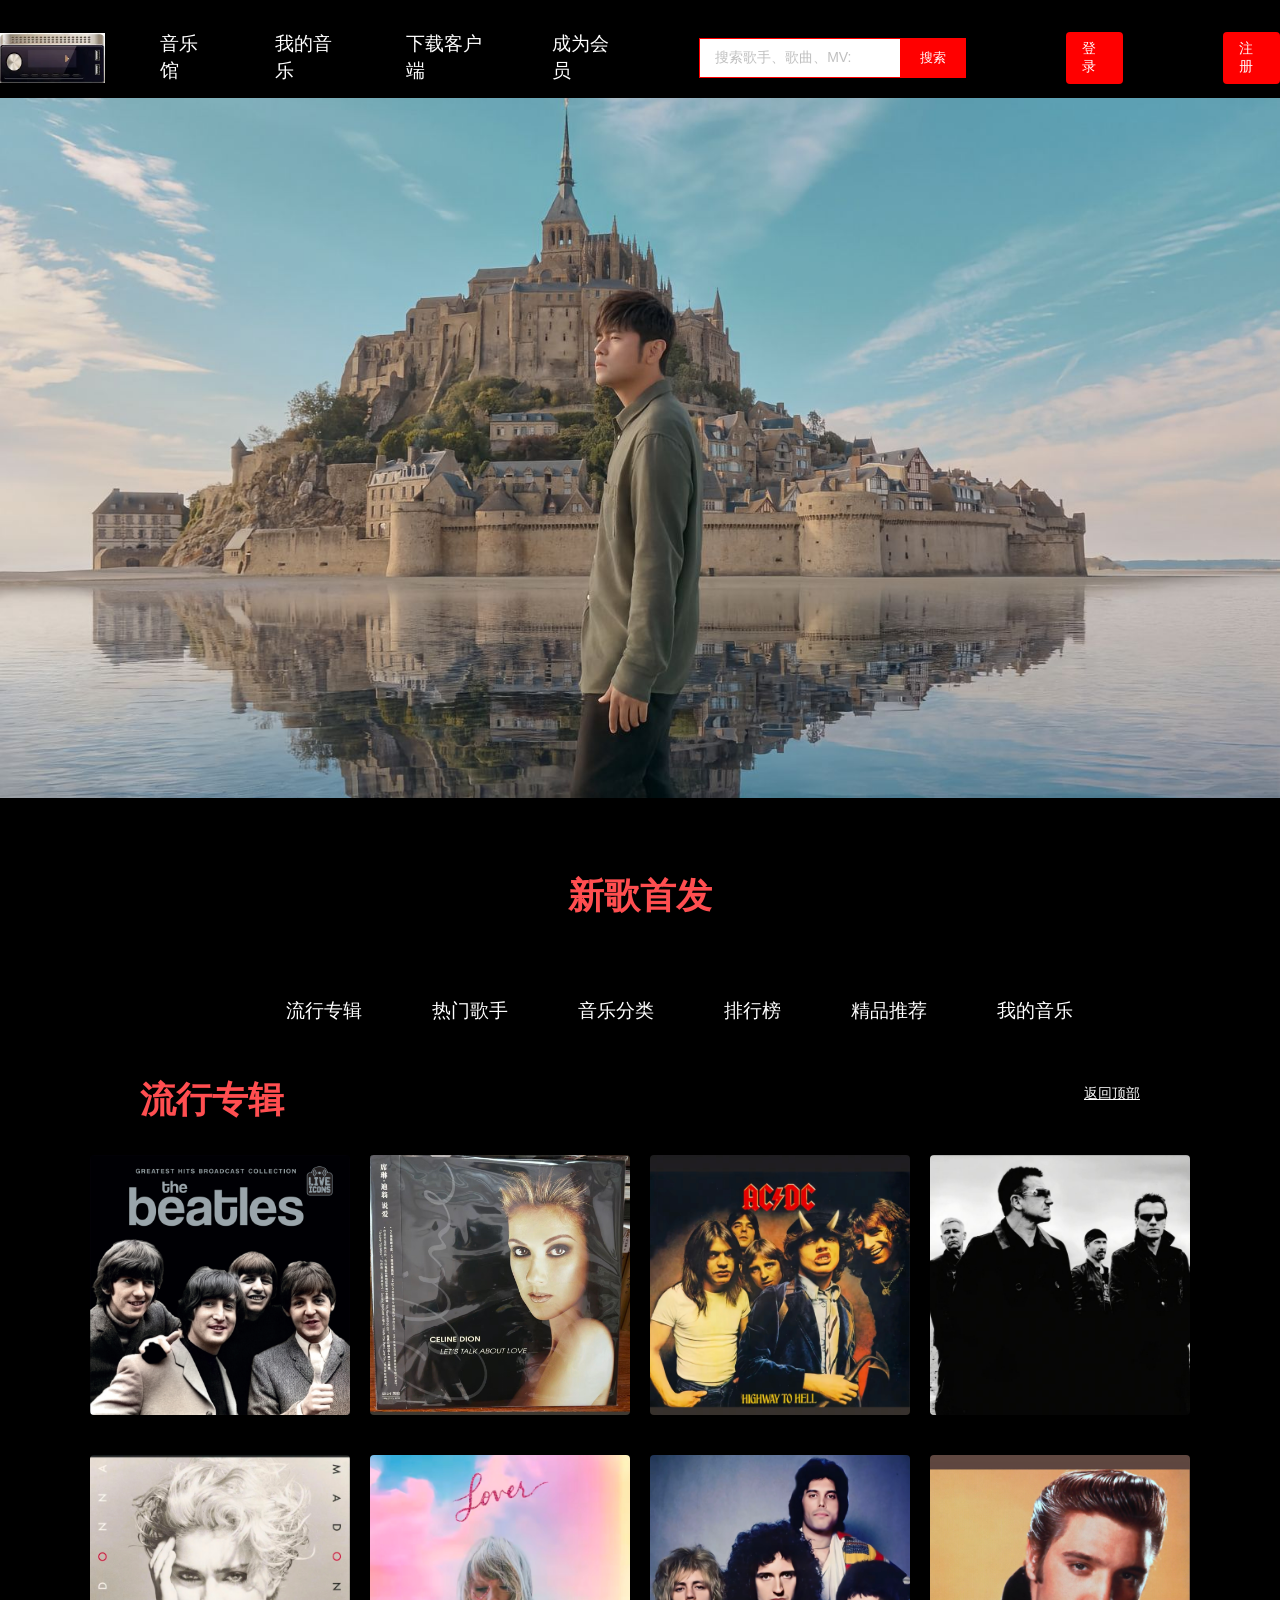
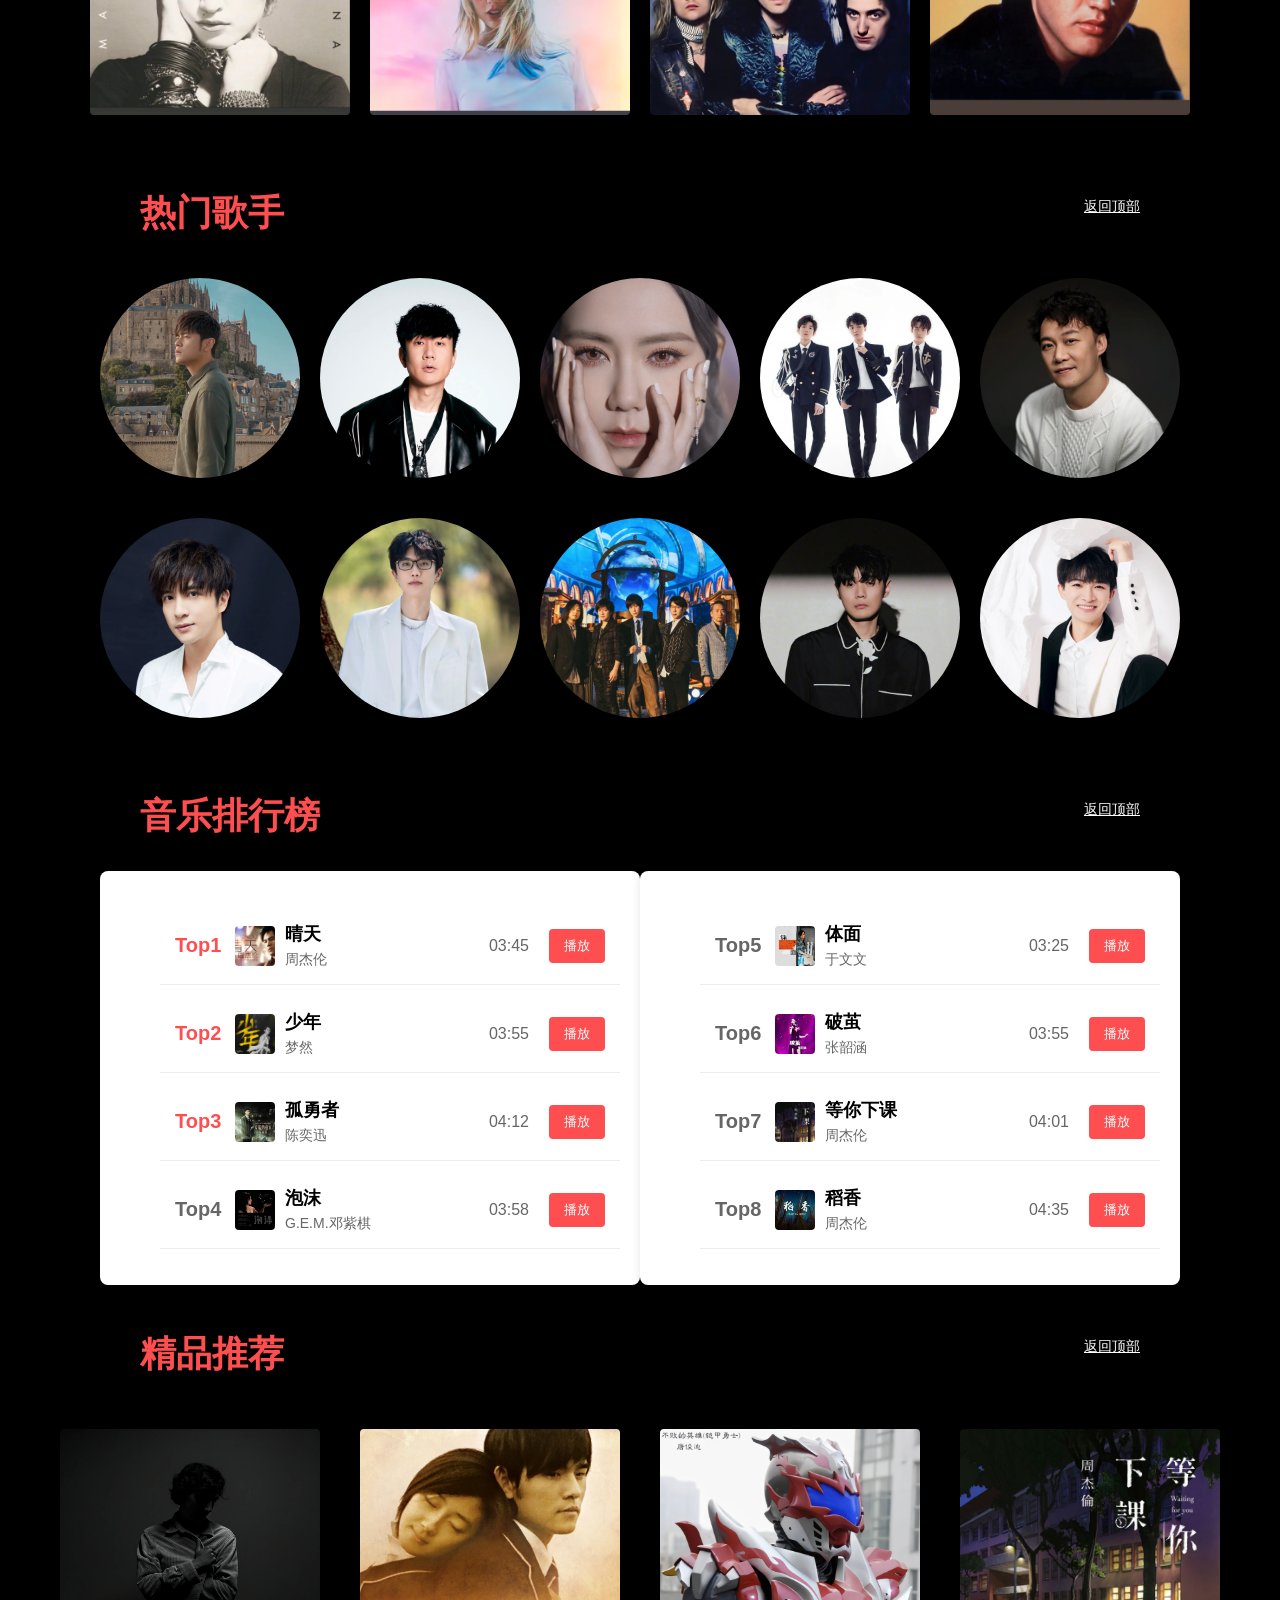
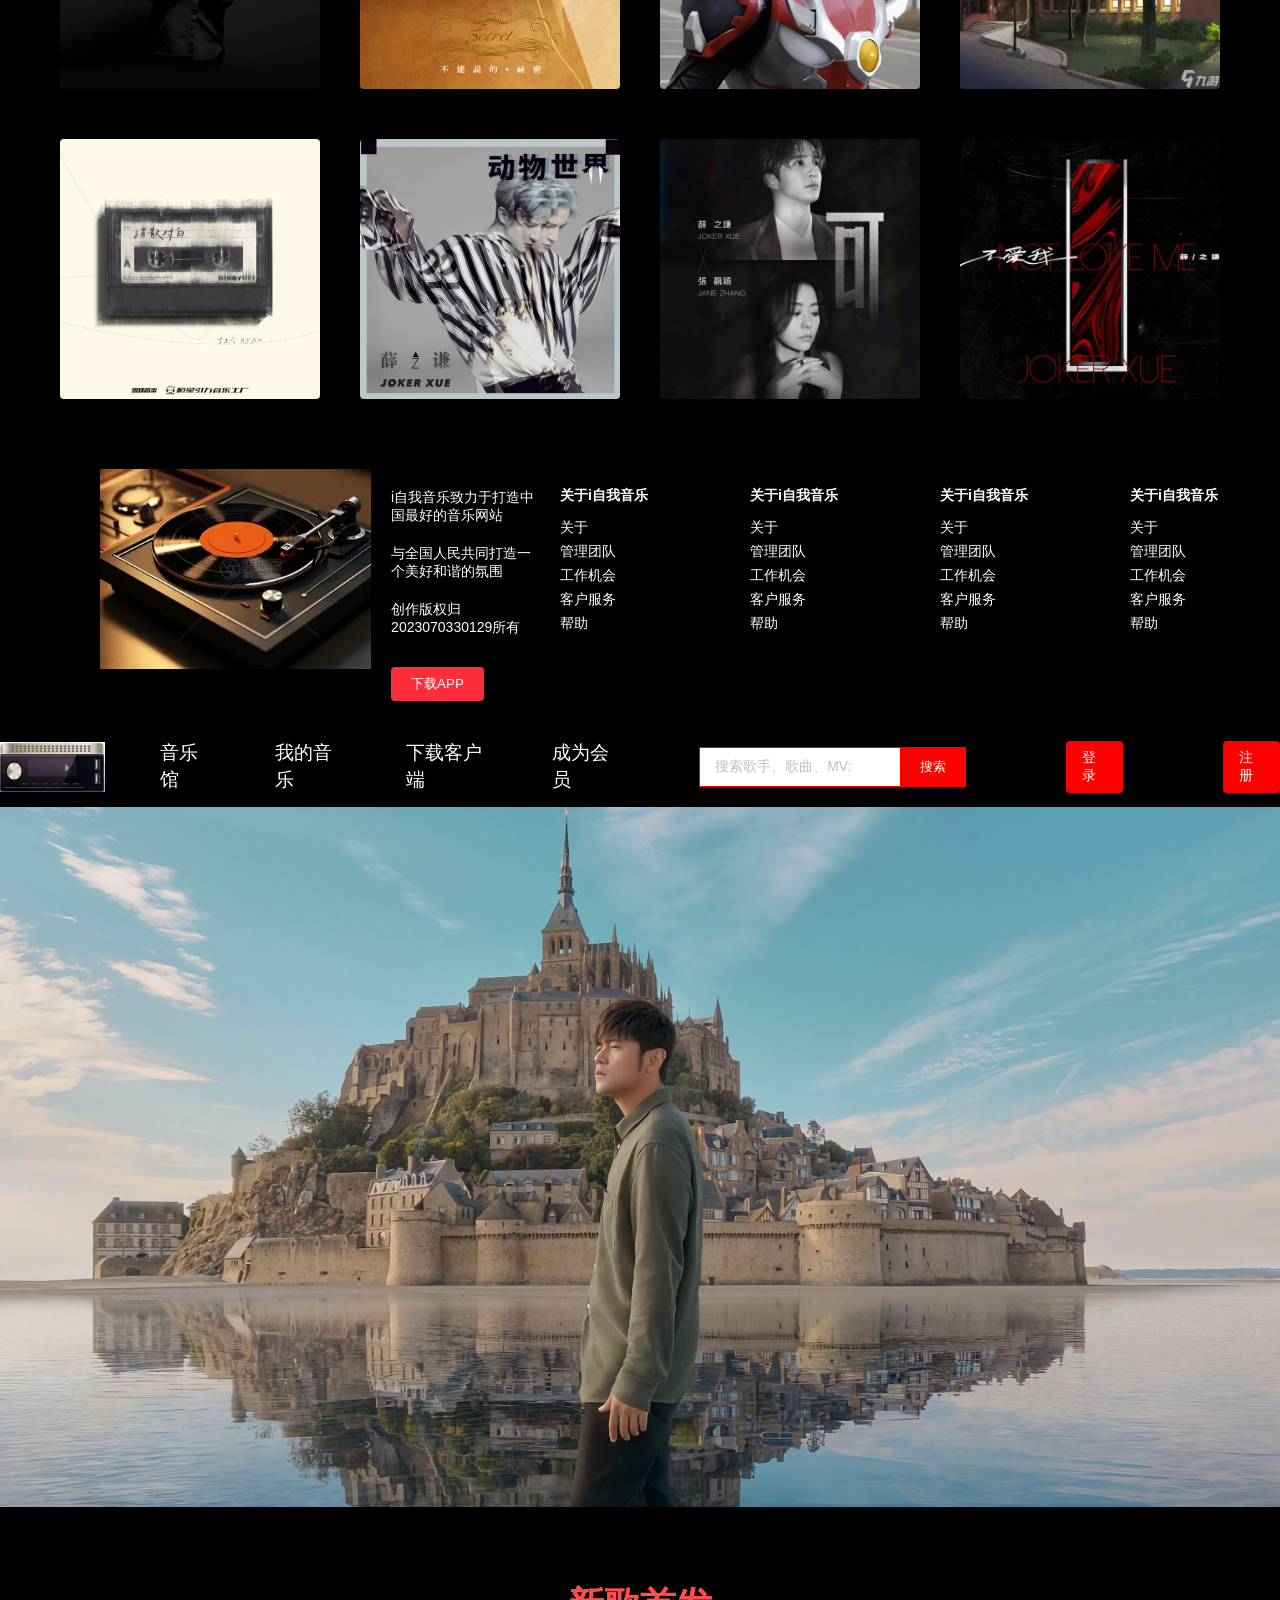
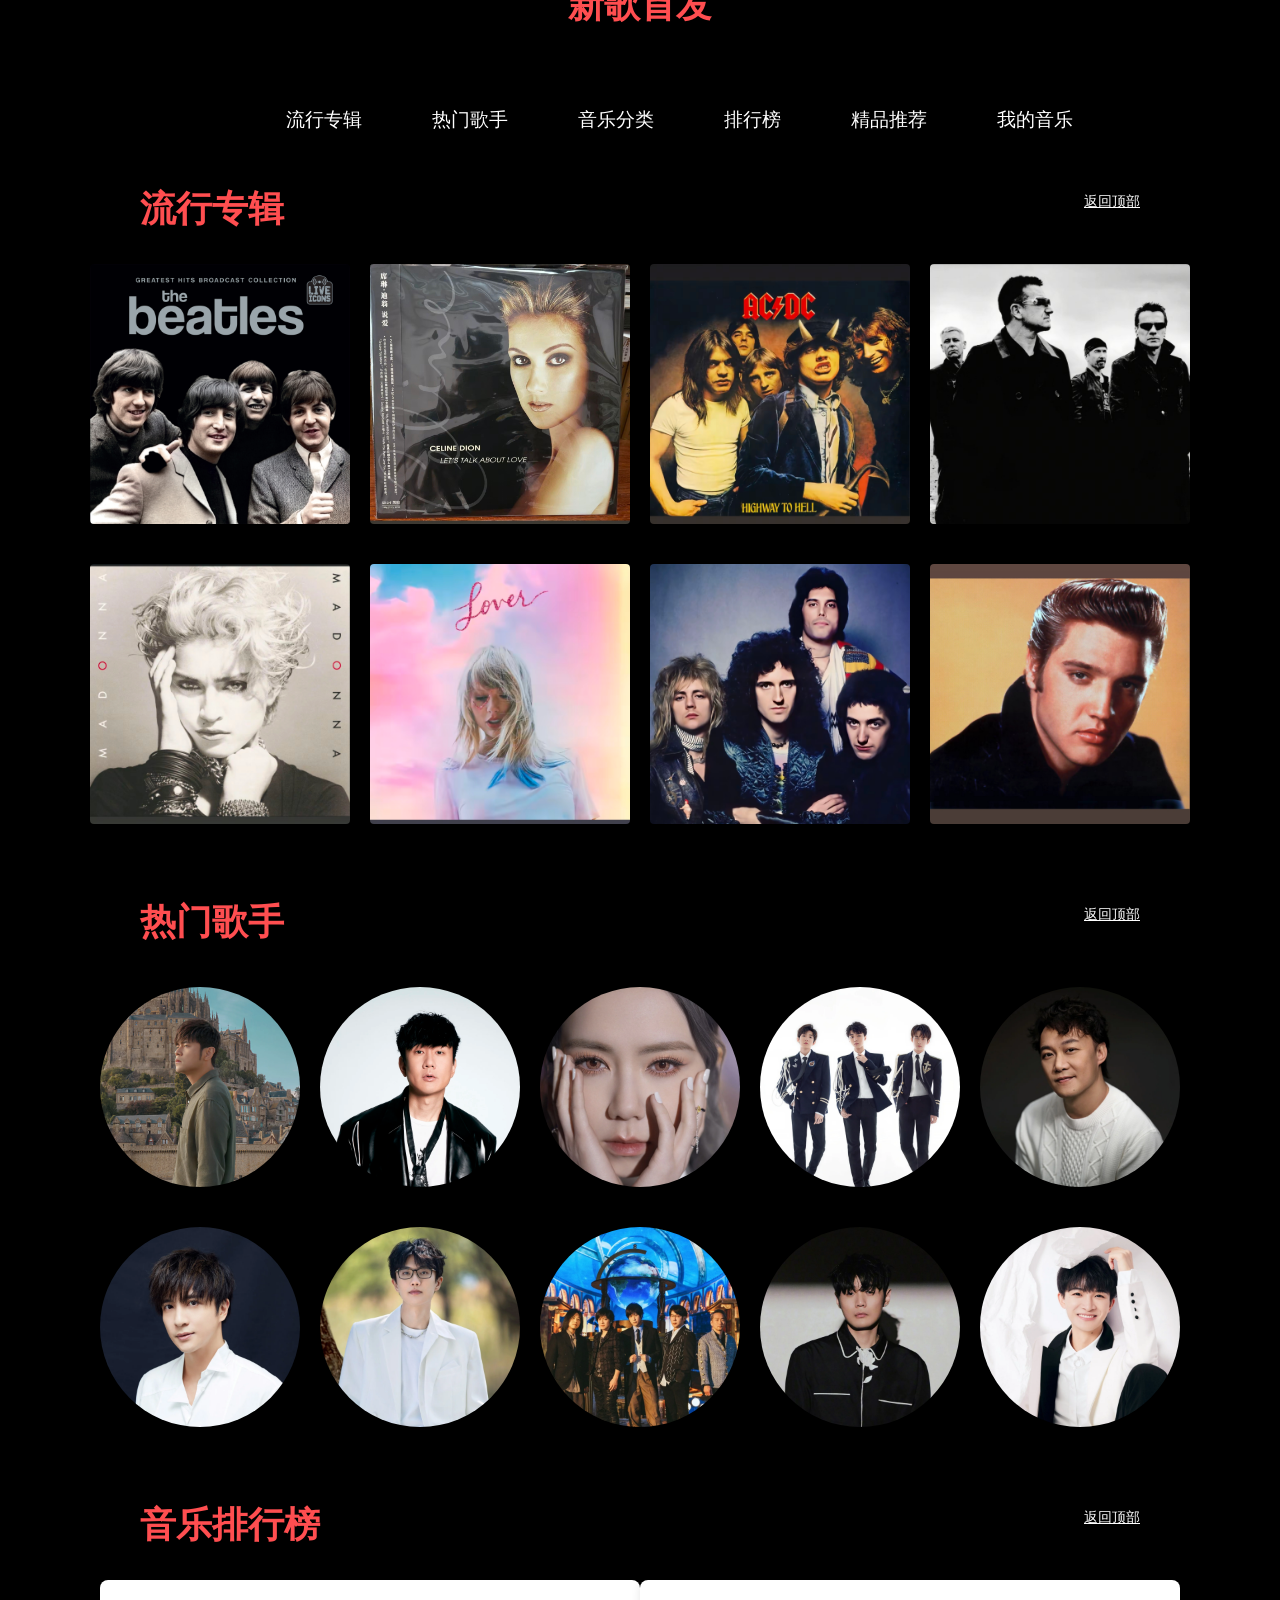
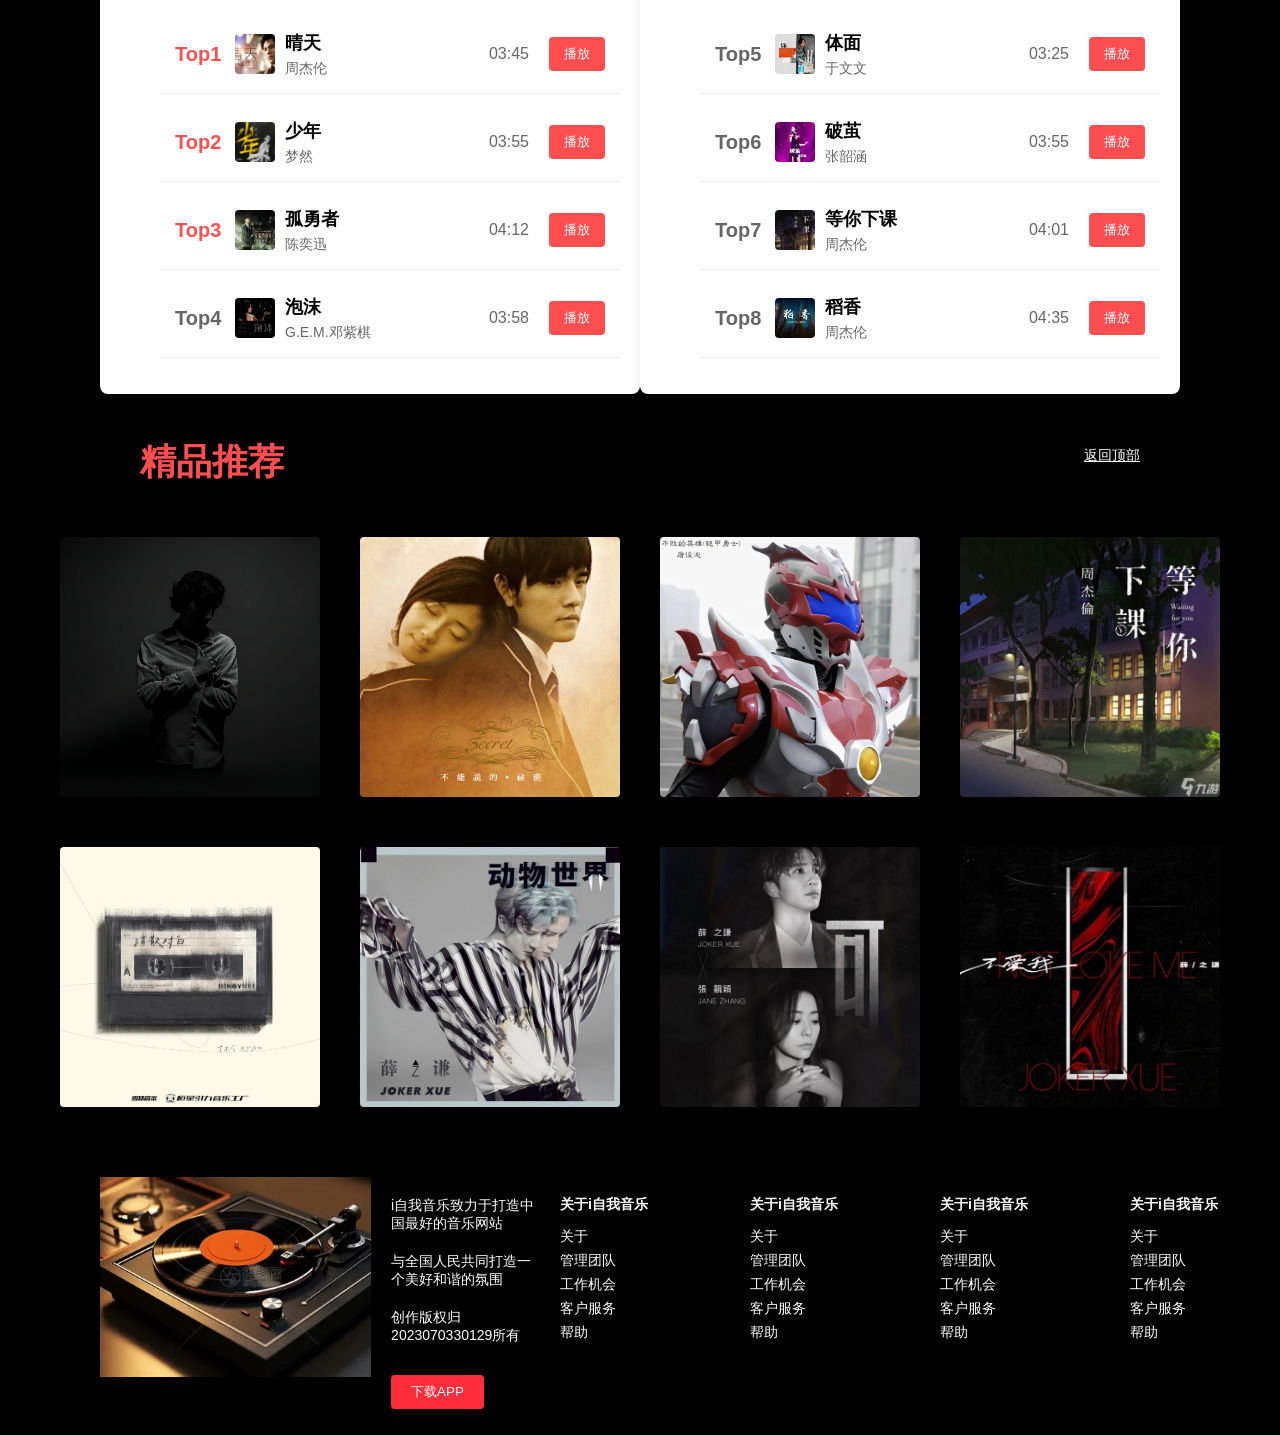
<file: web/music/在线音乐网站.html>
<<<<<<< HEAD
<!DOCTYPE html>
<html lang="en">
<head>
    <meta charset="UTF-8">
    <meta name="viewport" content="width=device-width, initial-scale=1.0">
    <title>音乐在线网站</title>
    <link rel="stylesheet" href="style.css">
    <style>
       
        body{
            margin: 0;
            font-family: "宋体",sans-serif;

            background-color: black;
        }


        /*顶部导航*/
        .header{

            height: 80px;
            display: flex;
            margin: auto;

        }
        .container{
            margin: auto;
            padding-top: 0px;
            display: flex;
            justify-content: center;
            align-items: center;
        }



        /*Logo*/
        .logo{
            width: 50px;
            height: 50px;
            display: flex;
            margin-right: 0px;
        }


        /*顶部导行目录1*/
        .nav1 {
            display: flex;
            gap: 30px;
            margin-left: 102px;
        }
        .nav1  li {
            display: flex;
            margin-right: 24px;
        }
        .nav1  li a {
            display: block;
            padding: 6px 8px;
            line-height: 27px;
            font-size: 19px;
            color: white;
            border-radius: 20%;/*圆角*/
            text-decoration: none;
            border-bottom: 2px solid transparent;
        }

        .nav1  li a:hover {
            background-color: lightskyblue;

        }


        /*登录模块*/

        .Login{
            display: flex;
            display: inline-block;
            padding: 8px 16px;
            background-color: red; 
            color: #fff;
            border-radius: 4px; 
            font-size: 14px; 
            margin-left: 100px;

        }

        .Login a{
            color: #fff;
            text-decoration: none;
        }

        .Login:hover{
            background-color: lightskyblue;
        }




        /*顶部导行目录2*/

        .container2{
            margin: auto;
            padding-top: 10px;
            display: flex;
            justify-content: center;
            align-items: center;
        }

        .nav2 {
            padding-top: 0px;
            display: flex;
            gap: 30px;
            margin-left: 102px;
        }
        .nav2  li {
            display: flex;
            margin-right: 24px;
        }
        .nav2  li a {
            display: block;
            padding: 6px 8px;
            line-height: 27px;
            font-size: 19px;
            color: white;
            border-radius: 50%;
            text-decoration: none;
            border-bottom: 2px solid transparent;
        }

        .nav2 li a:hover {
            background-color: lightskyblue;
            
        }


   

        /*顶部导行目录跳转内容3*/
        .container3{
            margin: auto;
            display: auto;
        }
        
        
        /*搜索部分*/
        .search{
            display: flex;
            width: 300px;
            height: 40px;
            margin-left: 54px;
        }
        
        .search input{
            flex: 1;
            border: 1px solid red;
            border-right: 0;
            color: #bfbfbf;
            padding-left: 15px;
            font-size: 14px;
        }

        .search button {
            padding: 10px 20px;
            align-self: center;
            height: 40px;
            border: 3px;
            cursor: pointer;
            color: #fff;
            background-color: red;
        }
        .search button:hover{
            background-color: lightskyblue;
        }


        .banana{
            height: 700px;
            margin: 0 auto;
            align-items: center;
            display: flex;
            justify-content: center;
            position: relative;
            background: url(image/周杰伦banana.jpeg) no-repeat center/cover;
            text-decoration: none;

        }

        /*标题大字设计*/
        h1 {
            color: #ff4e50;
            font-size: 36px;
            margin-bottom: 10px;
        }
        
        

                
        /* 3.2流行专辑卡片布局 */
        .container3_2 {
            padding-top: 10px;
            width: 1200px;
            justify-content: center;
            margin: 0 auto;
            display: flex;
            flex-wrap: wrap;
        }
        .pop-card {
            position: relative;
            width: 260px;
            padding: 10px;
            margin-bottom: 20px;
        }

        .pop-card img {
            width: 100%;
            height: auto;
            display: block;
            border-radius: 4px;
        }
        .pop-card img:hover{
            transform: translateY(-10px);/* 专辑图片向上浮动10像素 */
            transition: all 0.5s ease;/* 专辑图片向上浮动过程时间*/
        }


        
        
        /* 3.3热门歌手 圆形容器样式*/
        .container3_3 {
            padding-top: 20px;
            width: 1200px;
            justify-content: center;
            margin: 0 auto;
            display: flex;
            flex-wrap: wrap;
        }


        .Singer-image {
            position: relative;
            width: 200px;
            padding: 10px;
            margin-bottom: 20px;
        }
        /* 图片样式 */
        .Singer-image img {
            width: 100%;
            height: auto;
            display: block;
            border-radius: 50%;/*圆角*/
            object-fit: cover;
        }
        .Singer-image img:hover{
            transform: translateY(-10px);/* 专辑图片向上浮动10像素 */
            transition: all 0.5s ease;/* 专辑图片向上浮动过程时间*/
        }







        /*3.4音乐分类*/




        /*3.5排行榜 布局*/
        .container3_5 {
            padding-top: 20px;
            width: 1200px;
            justify-content: center;
            margin: 0 auto;
            display: flex;
            flex-wrap: wrap;
        }


        
        
        .chart-container {
            width: 500px;
            background-color: white;
            border-radius: 8px;
            box-shadow: 0 2px 10px rgba(0, 0, 0, 0.1);
            padding: 20px;
        }
        
        .song-list {
            list-style: none;
        }
        
        .song-item {
            display: flex;
            align-items: center;
            padding: 15px;
            border-bottom: 1px solid #eee;
            transition: background-color 0.2s;
        }
        
        
        .song-item:hover {
            background-color: #f9f9f9;
        }
        
        .rank {
            display: flex;
            justify-content: space-between;
            font-size: 20px;
            font-weight: bold;
            width: 60px;
            text-align: center;
            color: #666;
        }
        
        .rank.top-3 {
            color: #ff4e50;
        }
        
        .song-cover {
            width: 60px;
            height: 60px;
            border-radius: 4px;
            margin-right: 15px;
            object-fit: cover;
        }
        
        .song-info {
            flex: 1;
        }
        
        .song-title {
            font-size: 18px;
            font-weight: bold;
            margin-bottom: 5px;
        }
        
        .song-artist {
            color: #666;
            font-size: 14px;
        }
        
        .song-duration {
            color: #666;
            margin-right: 20px;
        }
        
        .play-btn {
            background-color: #ff4e50;
            color: white;
            border: none;
            border-radius: 4px;
            padding: 8px 15px;
            cursor: pointer;
            transition: background-color 0.2s;
        }
        
        .play-btn:hover {
            background-color: #ff2d3a;
        }
        



        /*3.6精品推荐列表*/
        /*推荐文字*/
        .recommend-hd{
            width: 1000PX;
            padding-top: 20px;
            margin: 0 auto;
            justify-content: space-between;
            display: flex;
            align-items: center;
            color: black;

        }

        .recommend-hd1{
            font-size: 14px;
            color: white;           
        }

        .recommend-hd1:hover{
            color: rgb(128, 187, 255);
        }

        /*推荐歌单图片*/
        .recommend-content {
            padding-top: 20px;
            width: 1200px;
            justify-content: center;
            margin: 0 auto;
            display: flex;
            flex-wrap: wrap;
        }

        .song-card {
            position: relative;
            width: 260px;
            padding: 10px;
            margin-bottom: 20px;
        }

        .song-card img {
            width: 100%;
            height: auto;
            display: block;
            border-radius: 4px;
        }

        .song-card img:hover{
            transform: translateY(-10px);/* 专辑图片向上浮动10像素 */
            transition: all 0.5s ease;/* 专辑图片向上浮动过程时间*/
        }




        
        /*3.7 我的喜欢 布局 */
    
        .container3_7 {
            max-width: 1100px;
            margin: 0 auto;
            padding: 20px;
        }

        /* 标签栏样式 */
        .tab-nav {
            display: flex;
            gap: 20px;
            margin-bottom: 20px;
        }
   
        .tab-nav li {

            list-style: none;
            padding: 8px 15px;
            cursor: pointer;
            color: #fff;
            border-radius: 4px;
            transition: background-color 0.3s ease;
        }
        .tab-nav li.active {
            background-color: #66cde6;
        }
    
        .tab-nav li:hover {
            background-color: #00a4ff;
        }
    

        /* 操作按钮栏样式 */

    .action-bar {
        width: 400px;
        display: flex;
        margin-left: 840px;
        align-items: center;
        gap: 15px;
        margin-bottom: 15px;
    }
    

    .action-btn {
      padding: 6px 12px;
      background-color: #fff;
      border: none;
      border-radius: 4px;
      cursor: pointer;
      color: #333;
      transition: background-color 0.3s ease;
    }

    .action-btn:hover {
      background-color: #66cde6;
    }


    /* 歌曲列表表头 */
    .song-table-header {
      display: flex;
      margin: auto;
      background-color: #66cde6;
      color: #fff;
      padding: 8px 10px;
      border-radius: 4px;
      margin-bottom: 10px;
    }

    .song-table-header div {
      flex: 1;
      text-align: left;
    }

    /* 歌曲列表项样式 */
    .song-list {
      display: flex;
      flex-direction: column;
      gap: 10px;
    }
    .song-list :hover{
        background-color: lightskyblue;
    }

    .song-iteml {
      display: flex;
      align-items: center;
      background-color: #fff;
      padding: 10px;
      border-radius: 4px;
      transition: box-shadow 0.3s ease;
    }

    .song-iteml:hover {
      box-shadow: 0 0 5px rgba(0, 0, 0, 0.2);
    }

    .song-iteml div {
      flex: 1;
    }

    .song-cover {
      width: 40px;
      height: 40px;
      margin-right: 10px;
      border-radius: 4px;
    }



    /* 底部设置 */
    .footer {
        height: 200px;
        margin: 0 auto;
        display: flex;
        justify-content: space-between;
        background-color: black;
        padding: 40px 0;
        font-size: 14px;
        color: white;
    }
    
    .footer-logo{
        width: 400px;
        display: flex;
        margin-left: 100px;
    }


    .footer-left {
        width: 800px;
    }


    .footer-left p {
        margin: 20px;
    }

    .footer-left button {
         margin-top: 10px;
         padding: 8px 20px;
         background-color: #00aaff;
         color: white;
         border: none;
         border-radius: 4px;
         cursor: pointer;
        }

        .footer-right {
            display: flex;
            gap: 40px;
        }


        .footer-column h4 {
            width: 100px;
            margin-right: 50px; 
            font-weight: bold;
            margin-bottom: 10px;

        }
        .footer-column ul {
            list-style: none;
            padding: 0;
        }

        .footer-column ul li {
            margin-bottom: 6px;

        }

        .footer-column ul li a {
            color: white;
            text-decoration: none;

        }

        .footer-column ul li a:hover {
  
            color: #00aaff;
        }

        .download{
            margin-left: 20px;
        }  
        
        
    </style>
</head>

<body>
    <!-- 头部 -->
    <div class="header">
        <div class="container">
                   
            <!-- 导航栏部分 -->
            
            <!-- logo部分 -->
             <div class="logo">
                <img src="image/logo1.png" alt="">
            </div>

            <div class="nav1">
                <li><a  href="#">音乐馆</a></li>
                <li><a  href="my music.html">我的音乐</a></li>
                <li><a  href="#">下载客户端</a></li>
                <li><a  href="#" >成为会员</a></li>
            </div>

            <!--搜索部分 -->
            <div class="search">    
                <input type="text" value="搜索歌手、歌曲、MV:" >
                <button>搜索</button>
            </div>
            
            <!--登录模块-->
            <div class="Login">
                <a href="login.html" >登录</a>
            </div> 

            <div class="Login">
                <a href="Sign up.html">注册</a>
            </div>
            

        </div>
        
     
    </div>



    

    <div class="banana"></div>
    
    <div style="text-align: center;padding-top: 50px; padding-bottom: 50px;">
        <h1>新歌首发</h1>
    </div>
    
    
    <div class="header2">

        <div class="container2">
            
            <!--顶部导行目录2-->

            <!--第二个区域目录区域，使用表格和列表标签局部布局-->
            <div class="nav2">                         
                <li><a class="nav2-item" href="#3.2">流行专辑</a></li>
                <li><a class="nav2-item" href="#3.3">热门歌手</a></li>
                <li><a class="nav2-item" href="音乐分类.html">音乐分类</a></li>
                <li><a class="nav2-item" href="#3.5">排行榜</a></li>
                <li><a class="nav2-item" href="#3.6">精品推荐</a></li>
                <li><a class="nav2-item" href="my music.html">我的音乐</a></li>
            </div>    

        </div>

    </div>
     

    <!--第三个区内容区城-->
 
        <!--3.1首页
        <div>
            <div class="recommend-hd">
                <h2 id="3.1">首页</h2>
                <a href="#" class="recommend-hd1">返回顶部</a>
            </div>
            
            <div style="text-align: center;">
                
                <div style="text-align: center;">
                    <img src="banana.webp" alt=" ">
                </a>
            </div>
        </div>
        -->
        
  
        <!--3.2专辑-->
        <div style="text-align: center;">
            <div class="recommend-hd">
                <h1 id="3.2">流行专辑</h1>
                <a href="#" class="recommend-hd1">返回顶部</a>
            </div>
            
            <!-- 精选流行专辑卡片 -->
            
            <div class="container3_2">
                
                <div class="pop-card">
                    <img src="image/专辑10.jpg" alt="#">
                </div>

            <div class="pop-card">
                <img src="image/专辑1.jpg" alt="#">              
            </div>

            <div class="pop-card">
                <img src="image/专辑2.jpg" alt="#">             
            </div>

            <div class="pop-card">
                <img src="image/专辑3.jpg" alt="#">             
            </div>

            <div class="pop-card">
                <img src="image/专辑5.jpg" alt="#">               
            </div>

            <div class="pop-card">
                <img src="image/专辑4.jpg" alt="#">               
            </div>

            <div class="pop-card">
                <img src="image/专辑6.jpg" alt="#">    
            </div>

            <div class="pop-card">
                <img src="image/专辑7.jpg" alt="#">        
            </div>
        

            </div>
            
        
        </div>
        
        <!--3.3歌手-->
        <div style="text-align: center;">
            <div class="recommend-hd">
                <h1 id="3.3">热门歌手</h1>
                <a href="#" class="recommend-hd1">返回顶部</a>
            </div>
            
            <!-- 圆形容器 -->
            
            <div class="container3_3">
                <div class="Singer-image">
                    <img src="image/周杰伦.webp" alt="Singer">
                </div>
            
                <div class="Singer-image">
                    <img src="image/林俊杰.webp" alt="Singer">
                </div>
            
                <div class="Singer-image">
                    <img src="image/邓紫棋.webp" alt="Singer">
                </div>
            
                <div class="Singer-image">
                    <img src="image/TFBOYS.webp" alt="Singer">
                </div>
            
                <div class="Singer-image">
                    <img src="image/陈奕迅.webp" alt="Singer">
                </div>
            
                <div class="Singer-image">
                    <img src="image/薛之谦.webp" alt="Singer">
                </div>
            
                <div class="Singer-image">
                    <img src="image/许嵩.webp" alt="Singer">
                </div>
            
                <div class="Singer-image">
                    <img src="image/五月天.webp" alt="Singer">
                </div>
            
                <div class="Singer-image">
                    <img src="image/李荣浩.webp" alt="Singer">
                </div>
            
                <div class="Singer-image">
                    <img src="image/周深.webp" alt="Singer">
                </div>
            </div>


            <!-- 热门歌手圆形卡片 -->
        
        
        </div>
    

    
        <!--3.5排行榜-->
        <div class="recommend-hd">
            <h1 id="3.5">音乐排行榜</h1>
            <a href="#" class="recommend-hd1">返回顶部</a>
        </div>
        
        <!--第一列-->
        <div class="container3_5">
            
            <div class="chart-container">
                
                <ul class="song-list">
                    <!-- 排行榜第1名 -->
                     <li class="song-item">
                        <div class="rank top-3">Top1</div>
                    <img src="image/晴天.jpg" alt="歌曲封面" class="song-cover">
                    <div class="song-info">
                        <div class="song-title">晴天</div>
                        <div class="song-artist">周杰伦</div>
                    </div>
                    <div class="song-duration">03:45</div>
                    <button class="play-btn">播放</button>
                </li>
                
                <!-- 排行榜第2名 -->
                <li class="song-item">
                    <div class="rank top-3">Top2</div>
                    <img src="image/少年.webp" alt="歌曲封面" class="song-cover">
                    <div class="song-info">
                        <div class="song-title">少年</div>
                        <div class="song-artist">梦然</div>
                    </div>
                    <div class="song-duration">03:55</div>
                    <button class="play-btn">播放</button>
                </li>
                
                <!-- 排行榜第3名 -->
                <li class="song-item">
                    <div class="rank top-3">Top3</div>
                    <img src="image/孤勇者.webp" alt="歌曲封面" class="song-cover">
                    <div class="song-info">
                        <div class="song-title">孤勇者</div>
                        <div class="song-artist">陈奕迅</div>
                    </div>
                    <div class="song-duration">04:12</div>
                    <button class="play-btn">播放</button>
                </li>
                
                <!-- 排行榜第4名 -->
                <li class="song-item">
                    <div class="rank">Top4</div>
                    <img src="image/泡沫.webp" alt="歌曲封面" class="song-cover">
                    <div class="song-info">
                        <div class="song-title">泡沫</div>
                        <div class="song-artist">G.E.M.邓紫棋</div>
                    </div>
                    <div class="song-duration">03:58</div>
                    <button class="play-btn">播放</button>
                </li>
            </ul>
        </div>
        
        
        <!--第二列-->
        <div class="chart-container">
            <ul class="song-list">

                <!-- 排行榜第5名 -->
                 <li class="song-item">
                    <div class="rank">Top5</div>
                    <img src="image/体面.jpg" alt="歌曲封面" class="song-cover">
                    
                    <div class="song-info">
                        <div class="song-title">体面</div>
                        <div class="song-artist">于文文</div>
                    </div>
                    <div class="song-duration">03:25</div>
                    <button class="play-btn">播放</button>
                </li>
                
                <!-- 排行榜第6名 -->
                <li class="song-item">
                    <div class="rank">Top6</div>
                    <img src="image/破茧.jpg" alt="歌曲封面" class="song-cover">
                    <div class="song-info">
                        <div class="song-title">破茧</div>
                        <div class="song-artist">张韶涵</div>
                    </div>
                    <div class="song-duration">03:55</div>
                    <button class="play-btn">播放</button>
                </li>

                <!-- 排行榜第7名 -->
                <li class="song-item">
                    <div class="rank">Top7</div>
                    <img src="image/等你下课.webp" alt="歌曲封面" class="song-cover">
                    <div class="song-info">
                        <div class="song-title">等你下课</div>
                        <div class="song-artist">周杰伦</div>
                    </div>
                    <div class="song-duration">04:01</div>
                    <button class="play-btn">播放</button>
                </li>

                <!-- 排行榜第8名 -->
                <li class="song-item">
                    <div class="rank">Top8</div>
                    <img src="image/稻香.jpg" alt="歌曲封面" class="song-cover">
                    <div class="song-info">
                        <div class="song-title">稻香</div>
                        <div class="song-artist">周杰伦</div>
                    </div>
                    <div class="song-duration">04:35</div>
                    <button class="play-btn">播放</button>
                </li>
            </ul>
            
           
        </div>

    </div>

    





    <!-- 3.6精选推荐歌单 -->
        <div class="recommend-hd">
          <h1 id="3.6">精品推荐</h1>
          <a href="#" class="recommend-hd1">返回顶部</a>
        </div>


        <!-- 精选推荐歌单卡片 -->
        <div class="recommend-content">

            <div class="song-card">
                <img src="image/anson walk1.webp" alt="#">
            </div>

            <div class="song-card">
                <img src="image/不能说的秘密.webp" alt="#">
              
            </div>

            <div class="song-card">
                <img src="image/不败的英雄.webp" alt="#">
               
            </div>

            <div class="song-card">
                <img src="image/等你下课1.jpg" alt="#">
               
            </div>

            <div class="song-card">
                <img src="image/消散对白.webp" alt="#">
              
            </div>

            <div class="song-card">
                <img src="image/xzq.jpg" alt="#">
                
            </div>

            <div class="song-card">
                <img src="image/xzq1.jpg" alt="#">
               
            </div>

            <div class="song-card">
                <img src="image/xzq2.jpg" alt="#">
       
            </div>

        </div>





        <!-- 底部 -->
  
        <div class="footer">
            <!-- 底部左侧 -->


    <div class="footer-logo">
        <img src="image/logo.webp" alt="音乐 logo">    
    </div>
          
    <div class="footer-left">
        <p>i自我音乐致力于打造中国最好的音乐网站</p>
        <p>与全国人民共同打造一个美好和谐的氛围</p>
        <p>创作版权归2023070330129所有</p>
        
        <div class="download">
            <button style="background-color: #ff2d3a;">下载APP</button>
        
        </div>
    </div>

    <!-- 右侧四列 -->
    <div class="footer-right">
      <div class="footer-column">
        <h4>关于i自我音乐</h4>
        <ul>
          <li><a href="#">关于</a></li>
          <li><a href="#">管理团队</a></li>
          <li><a href="#">工作机会</a></li>
          <li><a href="#">客户服务</a></li>
          <li><a href="#">帮助</a></li>
        </ul>
      </div>
      <div class="footer-column">
        <h4>关于i自我音乐</h4>
        <ul>
          <li><a href="#">关于</a></li>
          <li><a href="#">管理团队</a></li>
          <li><a href="#">工作机会</a></li>
          <li><a href="#">客户服务</a></li>
          <li><a href="#">帮助</a></li>
        </ul>
      </div>
      <div class="footer-column">
        <h4>关于i自我音乐</h4>
        <ul>
          <li><a href="#">关于</a></li>
          <li><a href="#">管理团队</a></li>
          <li><a href="#">工作机会</a></li>
          <li><a href="#">客户服务</a></li>
          <li><a href="#">帮助</a></li>
        </ul>
      </div>
      <div class="footer-column">
        <h4>关于i自我音乐</h4>
        <ul>
          <li><a href="#">关于</a></li>
          <li><a href="#">管理团队</a></li>
          <li><a href="#">工作机会</a></li>
          <li><a href="#">客户服务</a></li>
          <li><a href="#">帮助</a></li>
        </ul>
      </div>
    </div>
  </div>
</body>
</html>
=======
<!DOCTYPE html>
<html lang="en">
<head>
    <meta charset="UTF-8">
    <meta name="viewport" content="width=device-width, initial-scale=1.0">
    <title>音乐在线网站</title>
    <link rel="stylesheet" href="style.css">
    <style>
       
        body{
            margin: 0;
            font-family: "宋体",sans-serif;

            background-color: black;
        }


        /*顶部导航*/
        .header{

            height: 80px;
            display: flex;
            margin: auto;

        }
        .container{
            margin: auto;
            padding-top: 0px;
            display: flex;
            justify-content: center;
            align-items: center;
        }



        /*Logo*/
        .logo{
            width: 50px;
            height: 50px;
            display: flex;
            margin-right: 0px;
        }


        /*顶部导行目录1*/
        .nav1 {
            display: flex;
            gap: 30px;
            margin-left: 102px;
        }
        .nav1  li {
            display: flex;
            margin-right: 24px;
        }
        .nav1  li a {
            display: block;
            padding: 6px 8px;
            line-height: 27px;
            font-size: 19px;
            color: white;
            border-radius: 20%;/*圆角*/
            text-decoration: none;
            border-bottom: 2px solid transparent;
        }

        .nav1  li a:hover {
            background-color: lightskyblue;

        }


        /*登录模块*/

        .Login{
            display: flex;
            display: inline-block;
            padding: 8px 16px;
            background-color: red; 
            color: #fff;
            border-radius: 4px; 
            font-size: 14px; 
            margin-left: 100px;

        }

        .Login a{
            color: #fff;
            text-decoration: none;
        }

        .Login:hover{
            background-color: lightskyblue;
        }




        /*顶部导行目录2*/

        .container2{
            margin: auto;
            padding-top: 10px;
            display: flex;
            justify-content: center;
            align-items: center;
        }

        .nav2 {
            padding-top: 0px;
            display: flex;
            gap: 30px;
            margin-left: 102px;
        }
        .nav2  li {
            display: flex;
            margin-right: 24px;
        }
        .nav2  li a {
            display: block;
            padding: 6px 8px;
            line-height: 27px;
            font-size: 19px;
            color: white;
            border-radius: 50%;
            text-decoration: none;
            border-bottom: 2px solid transparent;
        }

        .nav2 li a:hover {
            background-color: lightskyblue;
            
        }


   

        /*顶部导行目录跳转内容3*/
        .container3{
            margin: auto;
            display: auto;
        }
        
        
        /*搜索部分*/
        .search{
            display: flex;
            width: 300px;
            height: 40px;
            margin-left: 54px;
        }
        
        .search input{
            flex: 1;
            border: 1px solid red;
            border-right: 0;
            color: #bfbfbf;
            padding-left: 15px;
            font-size: 14px;
        }

        .search button {
            padding: 10px 20px;
            align-self: center;
            height: 40px;
            border: 3px;
            cursor: pointer;
            color: #fff;
            background-color: red;
        }
        .search button:hover{
            background-color: lightskyblue;
        }


        .banana{
            height: 700px;
            margin: 0 auto;
            align-items: center;
            display: flex;
            justify-content: center;
            position: relative;
            background: url(image/周杰伦banana.jpeg) no-repeat center/cover;
            text-decoration: none;

        }

        /*标题大字设计*/
        h1 {
            color: #ff4e50;
            font-size: 36px;
            margin-bottom: 10px;
        }
        
        

                
        /* 3.2流行专辑卡片布局 */
        .container3_2 {
            padding-top: 10px;
            width: 1200px;
            justify-content: center;
            margin: 0 auto;
            display: flex;
            flex-wrap: wrap;
        }
        .pop-card {
            position: relative;
            width: 260px;
            padding: 10px;
            margin-bottom: 20px;
        }

        .pop-card img {
            width: 100%;
            height: auto;
            display: block;
            border-radius: 4px;
        }
        .pop-card img:hover{
            transform: translateY(-10px);/* 专辑图片向上浮动10像素 */
            transition: all 0.5s ease;/* 专辑图片向上浮动过程时间*/
        }


        
        
        /* 3.3热门歌手 圆形容器样式*/
        .container3_3 {
            padding-top: 20px;
            width: 1200px;
            justify-content: center;
            margin: 0 auto;
            display: flex;
            flex-wrap: wrap;
        }


        .Singer-image {
            position: relative;
            width: 200px;
            padding: 10px;
            margin-bottom: 20px;
        }
        /* 图片样式 */
        .Singer-image img {
            width: 100%;
            height: auto;
            display: block;
            border-radius: 50%;/*圆角*/
            object-fit: cover;
        }
        .Singer-image img:hover{
            transform: translateY(-10px);/* 专辑图片向上浮动10像素 */
            transition: all 0.5s ease;/* 专辑图片向上浮动过程时间*/
        }







        /*3.4音乐分类*/




        /*3.5排行榜 布局*/
        .container3_5 {
            padding-top: 20px;
            width: 1200px;
            justify-content: center;
            margin: 0 auto;
            display: flex;
            flex-wrap: wrap;
        }


        
        
        .chart-container {
            width: 500px;
            background-color: white;
            border-radius: 8px;
            box-shadow: 0 2px 10px rgba(0, 0, 0, 0.1);
            padding: 20px;
        }
        
        .song-list {
            list-style: none;
        }
        
        .song-item {
            display: flex;
            align-items: center;
            padding: 15px;
            border-bottom: 1px solid #eee;
            transition: background-color 0.2s;
        }
        
        
        .song-item:hover {
            background-color: #f9f9f9;
        }
        
        .rank {
            display: flex;
            justify-content: space-between;
            font-size: 20px;
            font-weight: bold;
            width: 60px;
            text-align: center;
            color: #666;
        }
        
        .rank.top-3 {
            color: #ff4e50;
        }
        
        .song-cover {
            width: 60px;
            height: 60px;
            border-radius: 4px;
            margin-right: 15px;
            object-fit: cover;
        }
        
        .song-info {
            flex: 1;
        }
        
        .song-title {
            font-size: 18px;
            font-weight: bold;
            margin-bottom: 5px;
        }
        
        .song-artist {
            color: #666;
            font-size: 14px;
        }
        
        .song-duration {
            color: #666;
            margin-right: 20px;
        }
        
        .play-btn {
            background-color: #ff4e50;
            color: white;
            border: none;
            border-radius: 4px;
            padding: 8px 15px;
            cursor: pointer;
            transition: background-color 0.2s;
        }
        
        .play-btn:hover {
            background-color: #ff2d3a;
        }
        



        /*3.6精品推荐列表*/
        /*推荐文字*/
        .recommend-hd{
            width: 1000PX;
            padding-top: 20px;
            margin: 0 auto;
            justify-content: space-between;
            display: flex;
            align-items: center;
            color: black;

        }

        .recommend-hd1{
            font-size: 14px;
            color: white;           
        }

        .recommend-hd1:hover{
            color: rgb(128, 187, 255);
        }

        /*推荐歌单图片*/
        .recommend-content {
            padding-top: 20px;
            width: 1200px;
            justify-content: center;
            margin: 0 auto;
            display: flex;
            flex-wrap: wrap;
        }

        .song-card {
            position: relative;
            width: 260px;
            padding: 10px;
            margin-bottom: 20px;
        }

        .song-card img {
            width: 100%;
            height: auto;
            display: block;
            border-radius: 4px;
        }

        .song-card img:hover{
            transform: translateY(-10px);/* 专辑图片向上浮动10像素 */
            transition: all 0.5s ease;/* 专辑图片向上浮动过程时间*/
        }




        
        /*3.7 我的喜欢 布局 */
    
        .container3_7 {
            max-width: 1100px;
            margin: 0 auto;
            padding: 20px;
        }

        /* 标签栏样式 */
        .tab-nav {
            display: flex;
            gap: 20px;
            margin-bottom: 20px;
        }
   
        .tab-nav li {

            list-style: none;
            padding: 8px 15px;
            cursor: pointer;
            color: #fff;
            border-radius: 4px;
            transition: background-color 0.3s ease;
        }
        .tab-nav li.active {
            background-color: #66cde6;
        }
    
        .tab-nav li:hover {
            background-color: #00a4ff;
        }
    

        /* 操作按钮栏样式 */

    .action-bar {
        width: 400px;
        display: flex;
        margin-left: 840px;
        align-items: center;
        gap: 15px;
        margin-bottom: 15px;
    }
    

    .action-btn {
      padding: 6px 12px;
      background-color: #fff;
      border: none;
      border-radius: 4px;
      cursor: pointer;
      color: #333;
      transition: background-color 0.3s ease;
    }

    .action-btn:hover {
      background-color: #66cde6;
    }


    /* 歌曲列表表头 */
    .song-table-header {
      display: flex;
      margin: auto;
      background-color: #66cde6;
      color: #fff;
      padding: 8px 10px;
      border-radius: 4px;
      margin-bottom: 10px;
    }

    .song-table-header div {
      flex: 1;
      text-align: left;
    }

    /* 歌曲列表项样式 */
    .song-list {
      display: flex;
      flex-direction: column;
      gap: 10px;
    }
    .song-list :hover{
        background-color: lightskyblue;
    }

    .song-iteml {
      display: flex;
      align-items: center;
      background-color: #fff;
      padding: 10px;
      border-radius: 4px;
      transition: box-shadow 0.3s ease;
    }

    .song-iteml:hover {
      box-shadow: 0 0 5px rgba(0, 0, 0, 0.2);
    }

    .song-iteml div {
      flex: 1;
    }

    .song-cover {
      width: 40px;
      height: 40px;
      margin-right: 10px;
      border-radius: 4px;
    }



    /* 底部设置 */
    .footer {
        height: 200px;
        margin: 0 auto;
        display: flex;
        justify-content: space-between;
        background-color: black;
        padding: 40px 0;
        font-size: 14px;
        color: white;
    }
    
    .footer-logo{
        width: 400px;
        display: flex;
        margin-left: 100px;
    }


    .footer-left {
        width: 800px;
    }


    .footer-left p {
        margin: 20px;
    }

    .footer-left button {
         margin-top: 10px;
         padding: 8px 20px;
         background-color: #00aaff;
         color: white;
         border: none;
         border-radius: 4px;
         cursor: pointer;
        }

        .footer-right {
            display: flex;
            gap: 40px;
        }


        .footer-column h4 {
            width: 100px;
            margin-right: 50px; 
            font-weight: bold;
            margin-bottom: 10px;

        }
        .footer-column ul {
            list-style: none;
            padding: 0;
        }

        .footer-column ul li {
            margin-bottom: 6px;

        }

        .footer-column ul li a {
            color: white;
            text-decoration: none;

        }

        .footer-column ul li a:hover {
  
            color: #00aaff;
        }

        .download{
            margin-left: 20px;
        }  
        
        
    </style>
</head>

<body>
    <!-- 头部 -->
    <div class="header">
        <div class="container">
                   
            <!-- 导航栏部分 -->
            
            <!-- logo部分 -->
             <div class="logo">
                <img src="image/logo1.png" alt="">
            </div>

            <div class="nav1">
                <li><a  href="#">音乐馆</a></li>
                <li><a  href="my music.html">我的音乐</a></li>
                <li><a  href="#">下载客户端</a></li>
                <li><a  href="#" >成为会员</a></li>
            </div>

            <!--搜索部分 -->
            <div class="search">    
                <input type="text" value="搜索歌手、歌曲、MV:" >
                <button>搜索</button>
            </div>
            
            <!--登录模块-->
            <div class="Login">
                <a href="login.html" >登录</a>
            </div> 

            <div class="Login">
                <a href="Sign up.html">注册</a>
            </div>
            

        </div>
        
     
    </div>



    

    <div class="banana"></div>
    
    <div style="text-align: center;padding-top: 50px; padding-bottom: 50px;">
        <h1>新歌首发</h1>
    </div>
    
    
    <div class="header2">

        <div class="container2">
            
            <!--顶部导行目录2-->

            <!--第二个区域目录区域，使用表格和列表标签局部布局-->
            <div class="nav2">                         
                <li><a class="nav2-item" href="#3.2">流行专辑</a></li>
                <li><a class="nav2-item" href="#3.3">热门歌手</a></li>
                <li><a class="nav2-item" href="音乐分类.html">音乐分类</a></li>
                <li><a class="nav2-item" href="#3.5">排行榜</a></li>
                <li><a class="nav2-item" href="#3.6">精品推荐</a></li>
                <li><a class="nav2-item" href="my music.html">我的音乐</a></li>
            </div>    

        </div>

    </div>
     

    <!--第三个区内容区城-->
 
        <!--3.1首页
        <div>
            <div class="recommend-hd">
                <h2 id="3.1">首页</h2>
                <a href="#" class="recommend-hd1">返回顶部</a>
            </div>
            
            <div style="text-align: center;">
                
                <div style="text-align: center;">
                    <img src="banana.webp" alt=" ">
                </a>
            </div>
        </div>
        -->
        
  
        <!--3.2专辑-->
        <div style="text-align: center;">
            <div class="recommend-hd">
                <h1 id="3.2">流行专辑</h1>
                <a href="#" class="recommend-hd1">返回顶部</a>
            </div>
            
            <!-- 精选流行专辑卡片 -->
            
            <div class="container3_2">
                
                <div class="pop-card">
                    <img src="image/专辑10.jpg" alt="#">
                </div>

            <div class="pop-card">
                <img src="image/专辑1.jpg" alt="#">              
            </div>

            <div class="pop-card">
                <img src="image/专辑2.jpg" alt="#">             
            </div>

            <div class="pop-card">
                <img src="image/专辑3.jpg" alt="#">             
            </div>

            <div class="pop-card">
                <img src="image/专辑5.jpg" alt="#">               
            </div>

            <div class="pop-card">
                <img src="image/专辑4.jpg" alt="#">               
            </div>

            <div class="pop-card">
                <img src="image/专辑6.jpg" alt="#">    
            </div>

            <div class="pop-card">
                <img src="image/专辑7.jpg" alt="#">        
            </div>
        

            </div>
            
        
        </div>
        
        <!--3.3歌手-->
        <div style="text-align: center;">
            <div class="recommend-hd">
                <h1 id="3.3">热门歌手</h1>
                <a href="#" class="recommend-hd1">返回顶部</a>
            </div>
            
            <!-- 圆形容器 -->
            
            <div class="container3_3">
                <div class="Singer-image">
                    <img src="image/周杰伦.webp" alt="Singer">
                </div>
            
                <div class="Singer-image">
                    <img src="image/林俊杰.webp" alt="Singer">
                </div>
            
                <div class="Singer-image">
                    <img src="image/邓紫棋.webp" alt="Singer">
                </div>
            
                <div class="Singer-image">
                    <img src="image/TFBOYS.webp" alt="Singer">
                </div>
            
                <div class="Singer-image">
                    <img src="image/陈奕迅.webp" alt="Singer">
                </div>
            
                <div class="Singer-image">
                    <img src="image/薛之谦.webp" alt="Singer">
                </div>
            
                <div class="Singer-image">
                    <img src="image/许嵩.webp" alt="Singer">
                </div>
            
                <div class="Singer-image">
                    <img src="image/五月天.webp" alt="Singer">
                </div>
            
                <div class="Singer-image">
                    <img src="image/李荣浩.webp" alt="Singer">
                </div>
            
                <div class="Singer-image">
                    <img src="image/周深.webp" alt="Singer">
                </div>
            </div>


            <!-- 热门歌手圆形卡片 -->
        
        
        </div>
    

    
        <!--3.5排行榜-->
        <div class="recommend-hd">
            <h1 id="3.5">音乐排行榜</h1>
            <a href="#" class="recommend-hd1">返回顶部</a>
        </div>
        
        <!--第一列-->
        <div class="container3_5">
            
            <div class="chart-container">
                
                <ul class="song-list">
                    <!-- 排行榜第1名 -->
                     <li class="song-item">
                        <div class="rank top-3">Top1</div>
                    <img src="image/晴天.jpg" alt="歌曲封面" class="song-cover">
                    <div class="song-info">
                        <div class="song-title">晴天</div>
                        <div class="song-artist">周杰伦</div>
                    </div>
                    <div class="song-duration">03:45</div>
                    <button class="play-btn">播放</button>
                </li>
                
                <!-- 排行榜第2名 -->
                <li class="song-item">
                    <div class="rank top-3">Top2</div>
                    <img src="image/少年.webp" alt="歌曲封面" class="song-cover">
                    <div class="song-info">
                        <div class="song-title">少年</div>
                        <div class="song-artist">梦然</div>
                    </div>
                    <div class="song-duration">03:55</div>
                    <button class="play-btn">播放</button>
                </li>
                
                <!-- 排行榜第3名 -->
                <li class="song-item">
                    <div class="rank top-3">Top3</div>
                    <img src="image/孤勇者.webp" alt="歌曲封面" class="song-cover">
                    <div class="song-info">
                        <div class="song-title">孤勇者</div>
                        <div class="song-artist">陈奕迅</div>
                    </div>
                    <div class="song-duration">04:12</div>
                    <button class="play-btn">播放</button>
                </li>
                
                <!-- 排行榜第4名 -->
                <li class="song-item">
                    <div class="rank">Top4</div>
                    <img src="image/泡沫.webp" alt="歌曲封面" class="song-cover">
                    <div class="song-info">
                        <div class="song-title">泡沫</div>
                        <div class="song-artist">G.E.M.邓紫棋</div>
                    </div>
                    <div class="song-duration">03:58</div>
                    <button class="play-btn">播放</button>
                </li>
            </ul>
        </div>
        
        
        <!--第二列-->
        <div class="chart-container">
            <ul class="song-list">

                <!-- 排行榜第5名 -->
                 <li class="song-item">
                    <div class="rank">Top5</div>
                    <img src="image/体面.jpg" alt="歌曲封面" class="song-cover">
                    
                    <div class="song-info">
                        <div class="song-title">体面</div>
                        <div class="song-artist">于文文</div>
                    </div>
                    <div class="song-duration">03:25</div>
                    <button class="play-btn">播放</button>
                </li>
                
                <!-- 排行榜第6名 -->
                <li class="song-item">
                    <div class="rank">Top6</div>
                    <img src="image/破茧.jpg" alt="歌曲封面" class="song-cover">
                    <div class="song-info">
                        <div class="song-title">破茧</div>
                        <div class="song-artist">张韶涵</div>
                    </div>
                    <div class="song-duration">03:55</div>
                    <button class="play-btn">播放</button>
                </li>

                <!-- 排行榜第7名 -->
                <li class="song-item">
                    <div class="rank">Top7</div>
                    <img src="image/等你下课.webp" alt="歌曲封面" class="song-cover">
                    <div class="song-info">
                        <div class="song-title">等你下课</div>
                        <div class="song-artist">周杰伦</div>
                    </div>
                    <div class="song-duration">04:01</div>
                    <button class="play-btn">播放</button>
                </li>

                <!-- 排行榜第8名 -->
                <li class="song-item">
                    <div class="rank">Top8</div>
                    <img src="image/稻香.jpg" alt="歌曲封面" class="song-cover">
                    <div class="song-info">
                        <div class="song-title">稻香</div>
                        <div class="song-artist">周杰伦</div>
                    </div>
                    <div class="song-duration">04:35</div>
                    <button class="play-btn">播放</button>
                </li>
            </ul>
            
           
        </div>

    </div>

    





    <!-- 3.6精选推荐歌单 -->
        <div class="recommend-hd">
          <h1 id="3.6">精品推荐</h1>
          <a href="#" class="recommend-hd1">返回顶部</a>
        </div>


        <!-- 精选推荐歌单卡片 -->
        <div class="recommend-content">

            <div class="song-card">
                <img src="image/anson walk1.webp" alt="#">
            </div>

            <div class="song-card">
                <img src="image/不能说的秘密.webp" alt="#">
              
            </div>

            <div class="song-card">
                <img src="image/不败的英雄.webp" alt="#">
               
            </div>

            <div class="song-card">
                <img src="image/等你下课1.jpg" alt="#">
               
            </div>

            <div class="song-card">
                <img src="image/消散对白.webp" alt="#">
              
            </div>

            <div class="song-card">
                <img src="image/xzq.jpg" alt="#">
                
            </div>

            <div class="song-card">
                <img src="image/xzq1.jpg" alt="#">
               
            </div>

            <div class="song-card">
                <img src="image/xzq2.jpg" alt="#">
       
            </div>

        </div>





        <!-- 底部 -->
  
        <div class="footer">
            <!-- 底部左侧 -->


    <div class="footer-logo">
        <img src="image/logo.webp" alt="音乐 logo">    
    </div>
          
    <div class="footer-left">
        <p>i自我音乐致力于打造中国最好的音乐网站</p>
        <p>与全国人民共同打造一个美好和谐的氛围</p>
        <p>创作版权归2023070330129所有</p>
        
        <div class="download">
            <button style="background-color: #ff2d3a;">下载APP</button>
        
        </div>
    </div>

    <!-- 右侧四列 -->
    <div class="footer-right">
      <div class="footer-column">
        <h4>关于i自我音乐</h4>
        <ul>
          <li><a href="#">关于</a></li>
          <li><a href="#">管理团队</a></li>
          <li><a href="#">工作机会</a></li>
          <li><a href="#">客户服务</a></li>
          <li><a href="#">帮助</a></li>
        </ul>
      </div>
      <div class="footer-column">
        <h4>关于i自我音乐</h4>
        <ul>
          <li><a href="#">关于</a></li>
          <li><a href="#">管理团队</a></li>
          <li><a href="#">工作机会</a></li>
          <li><a href="#">客户服务</a></li>
          <li><a href="#">帮助</a></li>
        </ul>
      </div>
      <div class="footer-column">
        <h4>关于i自我音乐</h4>
        <ul>
          <li><a href="#">关于</a></li>
          <li><a href="#">管理团队</a></li>
          <li><a href="#">工作机会</a></li>
          <li><a href="#">客户服务</a></li>
          <li><a href="#">帮助</a></li>
        </ul>
      </div>
      <div class="footer-column">
        <h4>关于i自我音乐</h4>
        <ul>
          <li><a href="#">关于</a></li>
          <li><a href="#">管理团队</a></li>
          <li><a href="#">工作机会</a></li>
          <li><a href="#">客户服务</a></li>
          <li><a href="#">帮助</a></li>
        </ul>
      </div>
    </div>
  </div>
</body>
</html>
>>>>>>> 64b98629441b4b81bfb2bf12d3fa74438f1d4a8e
</file>
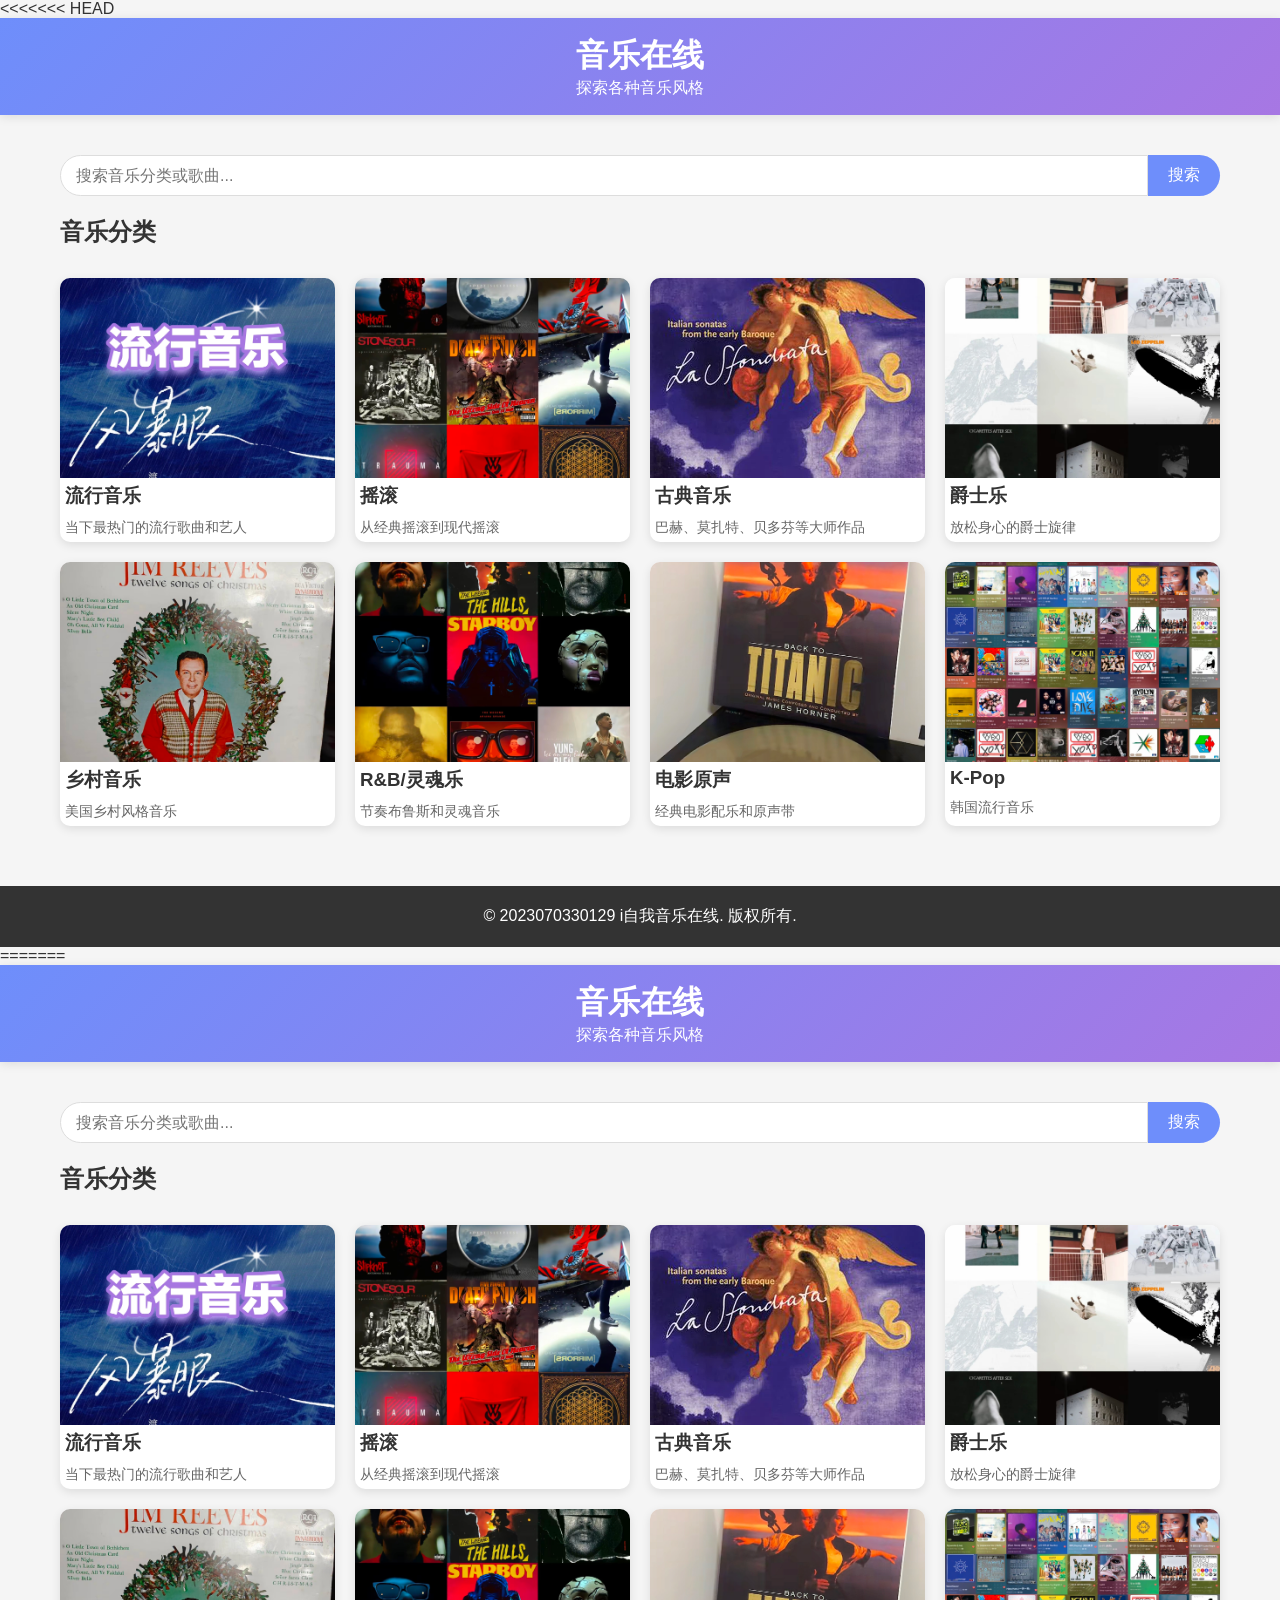
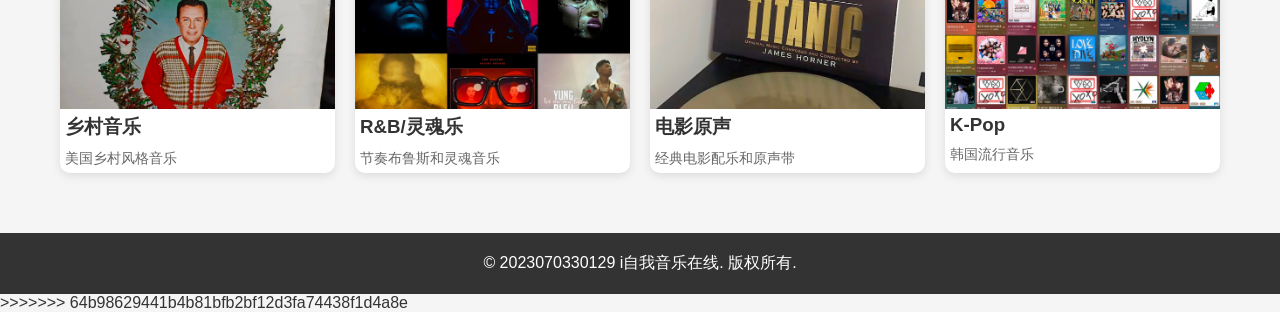
<file: web/music/音乐分类.html>
<<<<<<< HEAD
<!DOCTYPE html>
<html lang="zh-CN">
<head>
    <meta charset="UTF-8">
    <meta name="viewport" content="width=device-width, initial-scale=1.0">
    <title>音乐在线 - 音乐分类</title>
    <style>
        * {
            margin: 0;
            padding: 0;
            box-sizing: border-box;
            font-family: 'Arial', sans-serif;
        }
        
        body {
            background-color: #f5f5f5;
            color: #333;
        }
        
        header {
            background: linear-gradient(135deg, #6e8efb, #a777e3);
            color: white;
            padding: 1rem 0;
            text-align: center;
            box-shadow: 0 2px 10px rgba(0, 0, 0, 0.1);
        }
        
        .container {
            max-width: 1200px;
            margin: 0 auto;
            padding: 20px;
        }
        
        .search-bar {
            display: flex;
            margin: 20px 0;
        }
        
        .search-bar input {
            flex: 1;
            padding: 10px 15px;
            border: 1px solid #ddd;
            border-radius: 25px 0 0 25px;
            font-size: 16px;
            outline: none;
        }
        
        .search-bar button {
            padding: 10px 20px;
            background-color: #6e8efb;
            color: white;
            border: none;
            border-radius: 0 25px 25px 0;
            cursor: pointer;
            font-size: 16px;
        }
        
        .categories {
            display: grid;
            grid-template-columns: repeat(auto-fill, minmax(250px, 1fr));
            gap: 20px;
            margin-top: 30px;
        }
        
        .category-card {
            background-color: white;
            border-radius: 10px;
            overflow: hidden;
            box-shadow: 0 3px 10px rgba(0, 0, 0, 0.1);
            transition: transform 0.3s ease;
            cursor: pointer;
        }
        
        .category-card:hover {
            transform: translateY(-5px);
        }
        
        .category-image {
            height: 200px;
            background-size: cover;
            background-position: center;
        }
        
        .category-info {
            padding: 5px;
        }
        
        .category-info h3 {
            margin-bottom: 10px;
            color: #333;
        }
        
        .category-info p {
            color: #666;
            font-size: 14px;
        }
        
        footer {
            background-color: #333;
            color: white;
            text-align: center;
            padding: 20px 0;
            margin-top: 40px;
        }
        
        @media (max-width: 768px) {
            .categories {
                grid-template-columns: repeat(auto-fill, minmax(200px, 1fr));
            }
        }
        
        @media (max-width: 480px) {
            .categories {
                grid-template-columns: 1fr;
            }
        }
    </style>
</head>
<body>
    <header>
        <h1>音乐在线</h1>
        <p>探索各种音乐风格</p>
    </header>
    
    <div class="container">
        <div class="search-bar">
            <input type="text" placeholder="搜索音乐分类或歌曲...">
            <button>搜索</button>
        </div>
        
        <h2>音乐分类</h2>
        
        <div class="categories">
            <!-- 流行音乐 -->
            <div class="category-card">
                <div class="category-image" style="background-image: url('image/流行音乐.jpg');"></div>
                <div class="category-info">
                    <h3>流行音乐</h3>
                    <p>当下最热门的流行歌曲和艺人</p>
                </div>
            </div>
            
            <!-- 摇滚 -->
            <div class="category-card">
                <div class="category-image" style="background-image: url('image/摇滚.jpg');"></div>
                <div class="category-info">
                    <h3>摇滚</h3>
                    <p>从经典摇滚到现代摇滚</p>
                </div>
            </div>
        
            
            
            <!-- 古典音乐 -->
            <div class="category-card">
                <div class="category-image" style="background-image: url('image/古典音乐.webp');"></div>
                <div class="category-info">
                    <h3>古典音乐</h3>
                    <p>巴赫、莫扎特、贝多芬等大师作品</p>
                </div>
            </div>
            
            <!-- 爵士乐 -->
            <div class="category-card">
                <div class="category-image" style="background-image: url('image/爵士乐.jpg');"></div>
                <div class="category-info">
                    <h3>爵士乐</h3>
                    <p>放松身心的爵士旋律</p>
                </div>
            </div>
            
            <!-- 乡村音乐 -->
            <div class="category-card">
                <div class="category-image" style="background-image: url('image/乡村音乐.jpg');"></div>
                <div class="category-info">
                    <h3>乡村音乐</h3>
                    <p>美国乡村风格音乐</p>
                </div>
            </div>
            
            <!-- R&B/灵魂乐 -->
            <div class="category-card">
                <div class="category-image" style="background-image: url('image/嘻哈.jpg');"></div>
                <div class="category-info">
                    <h3>R&B/灵魂乐</h3>
                    <p>节奏布鲁斯和灵魂音乐</p>
                </div>
            </div>

            
            <!-- 电影原声 -->
            <div class="category-card">
                <div class="category-image" style="background-image: url('image/泰坦尼克号.jpg');"></div>
                <div class="category-info">
                    <h3>电影原声</h3>
                    <p>经典电影配乐和原声带</p>
                </div>
            </div>
            
            <!-- K-Pop -->
            <div class="category-card">
                <div class="category-image" style="background-image: url('image/Kpop.jpg');"></div>
                <div class="category-info">
                    <h3>K-Pop</h3>
                    <p>韩国流行音乐</p>
                </div>
            </div>
        </div>
    </div>
    
    <footer>
        <p>&copy; 2023070330129 i自我音乐在线. 版权所有.</p>
    </footer>
</body>
=======
<!DOCTYPE html>
<html lang="zh-CN">
<head>
    <meta charset="UTF-8">
    <meta name="viewport" content="width=device-width, initial-scale=1.0">
    <title>音乐在线 - 音乐分类</title>
    <style>
        * {
            margin: 0;
            padding: 0;
            box-sizing: border-box;
            font-family: 'Arial', sans-serif;
        }
        
        body {
            background-color: #f5f5f5;
            color: #333;
        }
        
        header {
            background: linear-gradient(135deg, #6e8efb, #a777e3);
            color: white;
            padding: 1rem 0;
            text-align: center;
            box-shadow: 0 2px 10px rgba(0, 0, 0, 0.1);
        }
        
        .container {
            max-width: 1200px;
            margin: 0 auto;
            padding: 20px;
        }
        
        .search-bar {
            display: flex;
            margin: 20px 0;
        }
        
        .search-bar input {
            flex: 1;
            padding: 10px 15px;
            border: 1px solid #ddd;
            border-radius: 25px 0 0 25px;
            font-size: 16px;
            outline: none;
        }
        
        .search-bar button {
            padding: 10px 20px;
            background-color: #6e8efb;
            color: white;
            border: none;
            border-radius: 0 25px 25px 0;
            cursor: pointer;
            font-size: 16px;
        }
        
        .categories {
            display: grid;
            grid-template-columns: repeat(auto-fill, minmax(250px, 1fr));
            gap: 20px;
            margin-top: 30px;
        }
        
        .category-card {
            background-color: white;
            border-radius: 10px;
            overflow: hidden;
            box-shadow: 0 3px 10px rgba(0, 0, 0, 0.1);
            transition: transform 0.3s ease;
            cursor: pointer;
        }
        
        .category-card:hover {
            transform: translateY(-5px);
        }
        
        .category-image {
            height: 200px;
            background-size: cover;
            background-position: center;
        }
        
        .category-info {
            padding: 5px;
        }
        
        .category-info h3 {
            margin-bottom: 10px;
            color: #333;
        }
        
        .category-info p {
            color: #666;
            font-size: 14px;
        }
        
        footer {
            background-color: #333;
            color: white;
            text-align: center;
            padding: 20px 0;
            margin-top: 40px;
        }
        
        @media (max-width: 768px) {
            .categories {
                grid-template-columns: repeat(auto-fill, minmax(200px, 1fr));
            }
        }
        
        @media (max-width: 480px) {
            .categories {
                grid-template-columns: 1fr;
            }
        }
    </style>
</head>
<body>
    <header>
        <h1>音乐在线</h1>
        <p>探索各种音乐风格</p>
    </header>
    
    <div class="container">
        <div class="search-bar">
            <input type="text" placeholder="搜索音乐分类或歌曲...">
            <button>搜索</button>
        </div>
        
        <h2>音乐分类</h2>
        
        <div class="categories">
            <!-- 流行音乐 -->
            <div class="category-card">
                <div class="category-image" style="background-image: url('image/流行音乐.jpg');"></div>
                <div class="category-info">
                    <h3>流行音乐</h3>
                    <p>当下最热门的流行歌曲和艺人</p>
                </div>
            </div>
            
            <!-- 摇滚 -->
            <div class="category-card">
                <div class="category-image" style="background-image: url('image/摇滚.jpg');"></div>
                <div class="category-info">
                    <h3>摇滚</h3>
                    <p>从经典摇滚到现代摇滚</p>
                </div>
            </div>
        
            
            
            <!-- 古典音乐 -->
            <div class="category-card">
                <div class="category-image" style="background-image: url('image/古典音乐.webp');"></div>
                <div class="category-info">
                    <h3>古典音乐</h3>
                    <p>巴赫、莫扎特、贝多芬等大师作品</p>
                </div>
            </div>
            
            <!-- 爵士乐 -->
            <div class="category-card">
                <div class="category-image" style="background-image: url('image/爵士乐.jpg');"></div>
                <div class="category-info">
                    <h3>爵士乐</h3>
                    <p>放松身心的爵士旋律</p>
                </div>
            </div>
            
            <!-- 乡村音乐 -->
            <div class="category-card">
                <div class="category-image" style="background-image: url('image/乡村音乐.jpg');"></div>
                <div class="category-info">
                    <h3>乡村音乐</h3>
                    <p>美国乡村风格音乐</p>
                </div>
            </div>
            
            <!-- R&B/灵魂乐 -->
            <div class="category-card">
                <div class="category-image" style="background-image: url('image/嘻哈.jpg');"></div>
                <div class="category-info">
                    <h3>R&B/灵魂乐</h3>
                    <p>节奏布鲁斯和灵魂音乐</p>
                </div>
            </div>

            
            <!-- 电影原声 -->
            <div class="category-card">
                <div class="category-image" style="background-image: url('image/泰坦尼克号.jpg');"></div>
                <div class="category-info">
                    <h3>电影原声</h3>
                    <p>经典电影配乐和原声带</p>
                </div>
            </div>
            
            <!-- K-Pop -->
            <div class="category-card">
                <div class="category-image" style="background-image: url('image/Kpop.jpg');"></div>
                <div class="category-info">
                    <h3>K-Pop</h3>
                    <p>韩国流行音乐</p>
                </div>
            </div>
        </div>
    </div>
    
    <footer>
        <p>&copy; 2023070330129 i自我音乐在线. 版权所有.</p>
    </footer>
</body>
>>>>>>> 64b98629441b4b81bfb2bf12d3fa74438f1d4a8e
</html>
</file>
<file: web/music/style.css>
<<<<<<< HEAD

body {
  font-family: Arial, sans-serif;
  margin: 0;
  background: #f7f7f7;
}
header {
  background: #333;
  color: white;
  padding: 10px 20px;
  display: flex;
  justify-content: space-between;
}
nav a {
  color: white;
  margin: 0 10px;
  text-decoration: none;
}
section {
  padding: 20px;
}
.song-card {
  display: inline-block;
  width: 200px;
  margin: 10px;
}
.Login-container {
  width: 300px;
  margin: auto;
  padding: 30px;
  background: white;
  box-shadow: 0 0 10px #ccc;
  margin-top: 50px;
}
textarea {
  width: 100%;
  height: 60px;
}
=======

body {
  font-family: Arial, sans-serif;
  margin: 0;
  background: #f7f7f7;
}
header {
  background: #333;
  color: white;
  padding: 10px 20px;
  display: flex;
  justify-content: space-between;
}
nav a {
  color: white;
  margin: 0 10px;
  text-decoration: none;
}
section {
  padding: 20px;
}
.song-card {
  display: inline-block;
  width: 200px;
  margin: 10px;
}
.Login-container {
  width: 300px;
  margin: auto;
  padding: 30px;
  background: white;
  box-shadow: 0 0 10px #ccc;
  margin-top: 50px;
}
textarea {
  width: 100%;
  height: 60px;
}
>>>>>>> 64b98629441b4b81bfb2bf12d3fa74438f1d4a8e
</file>
